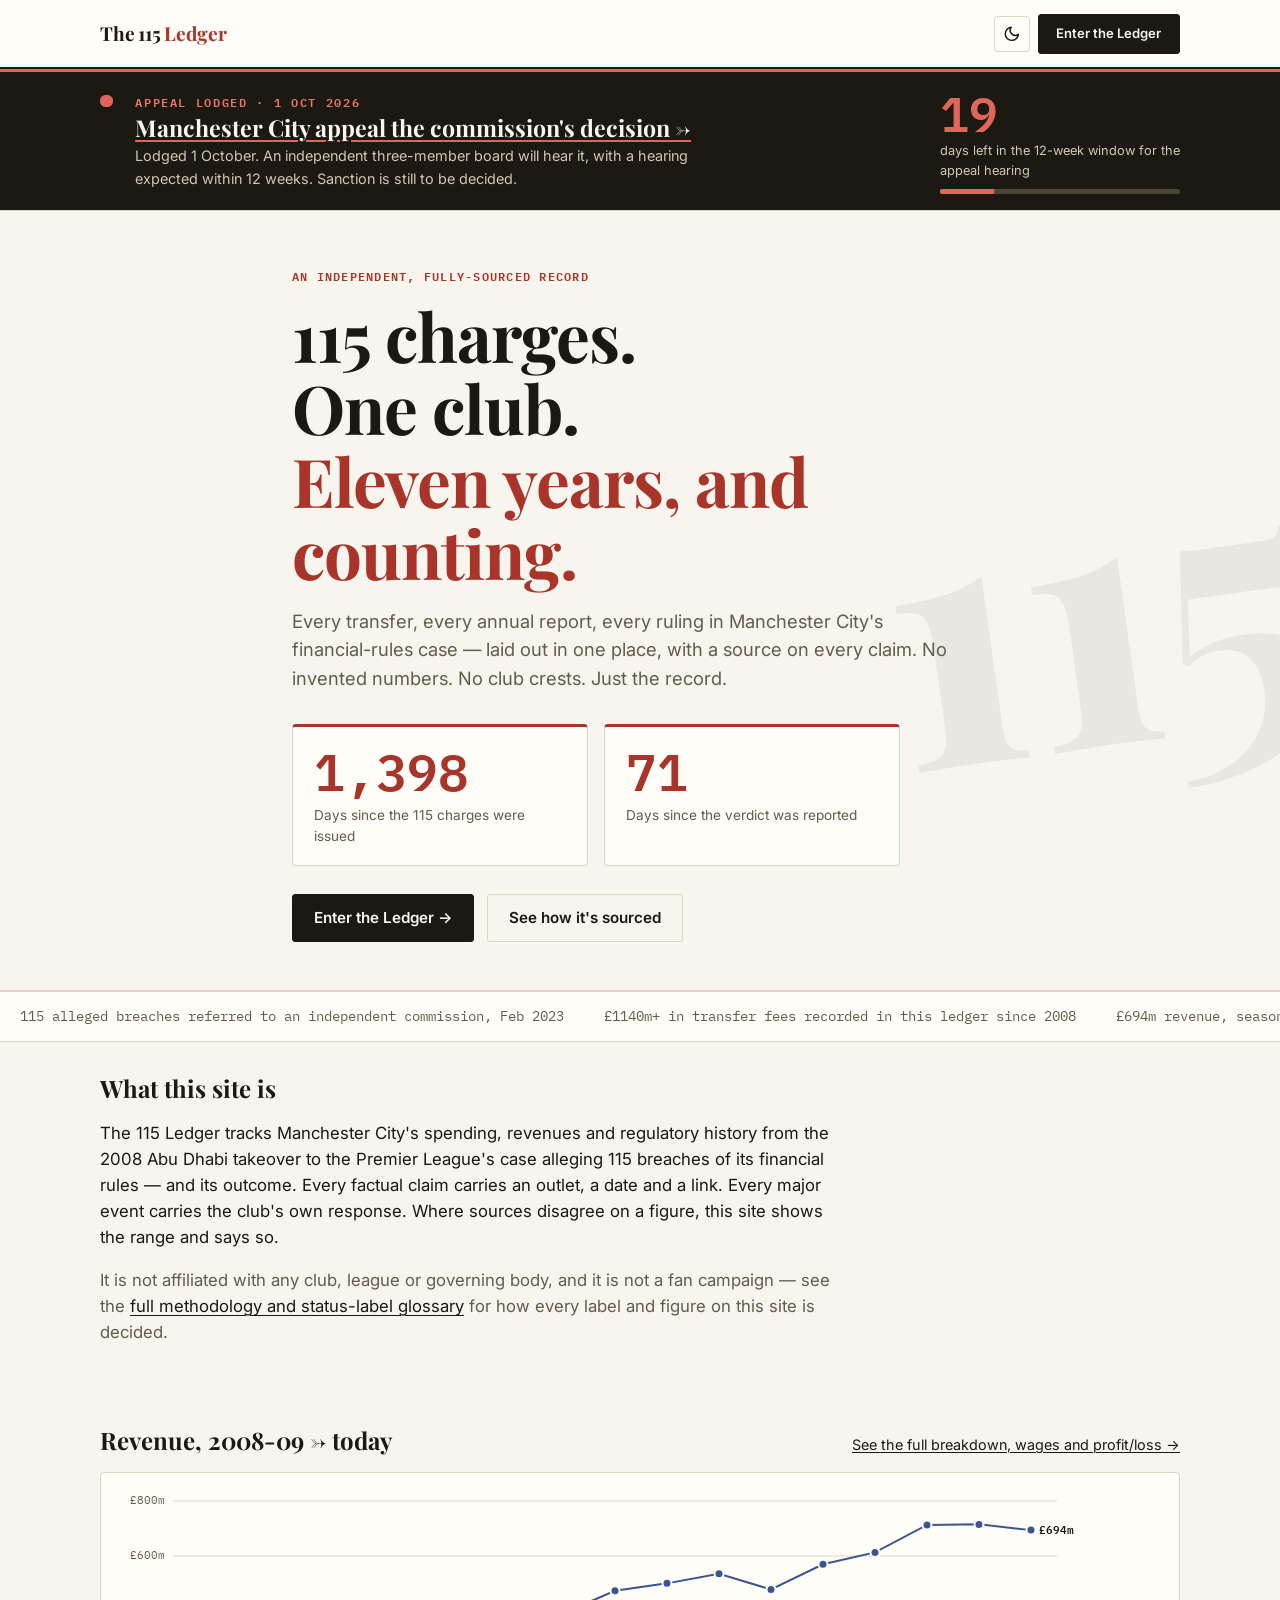
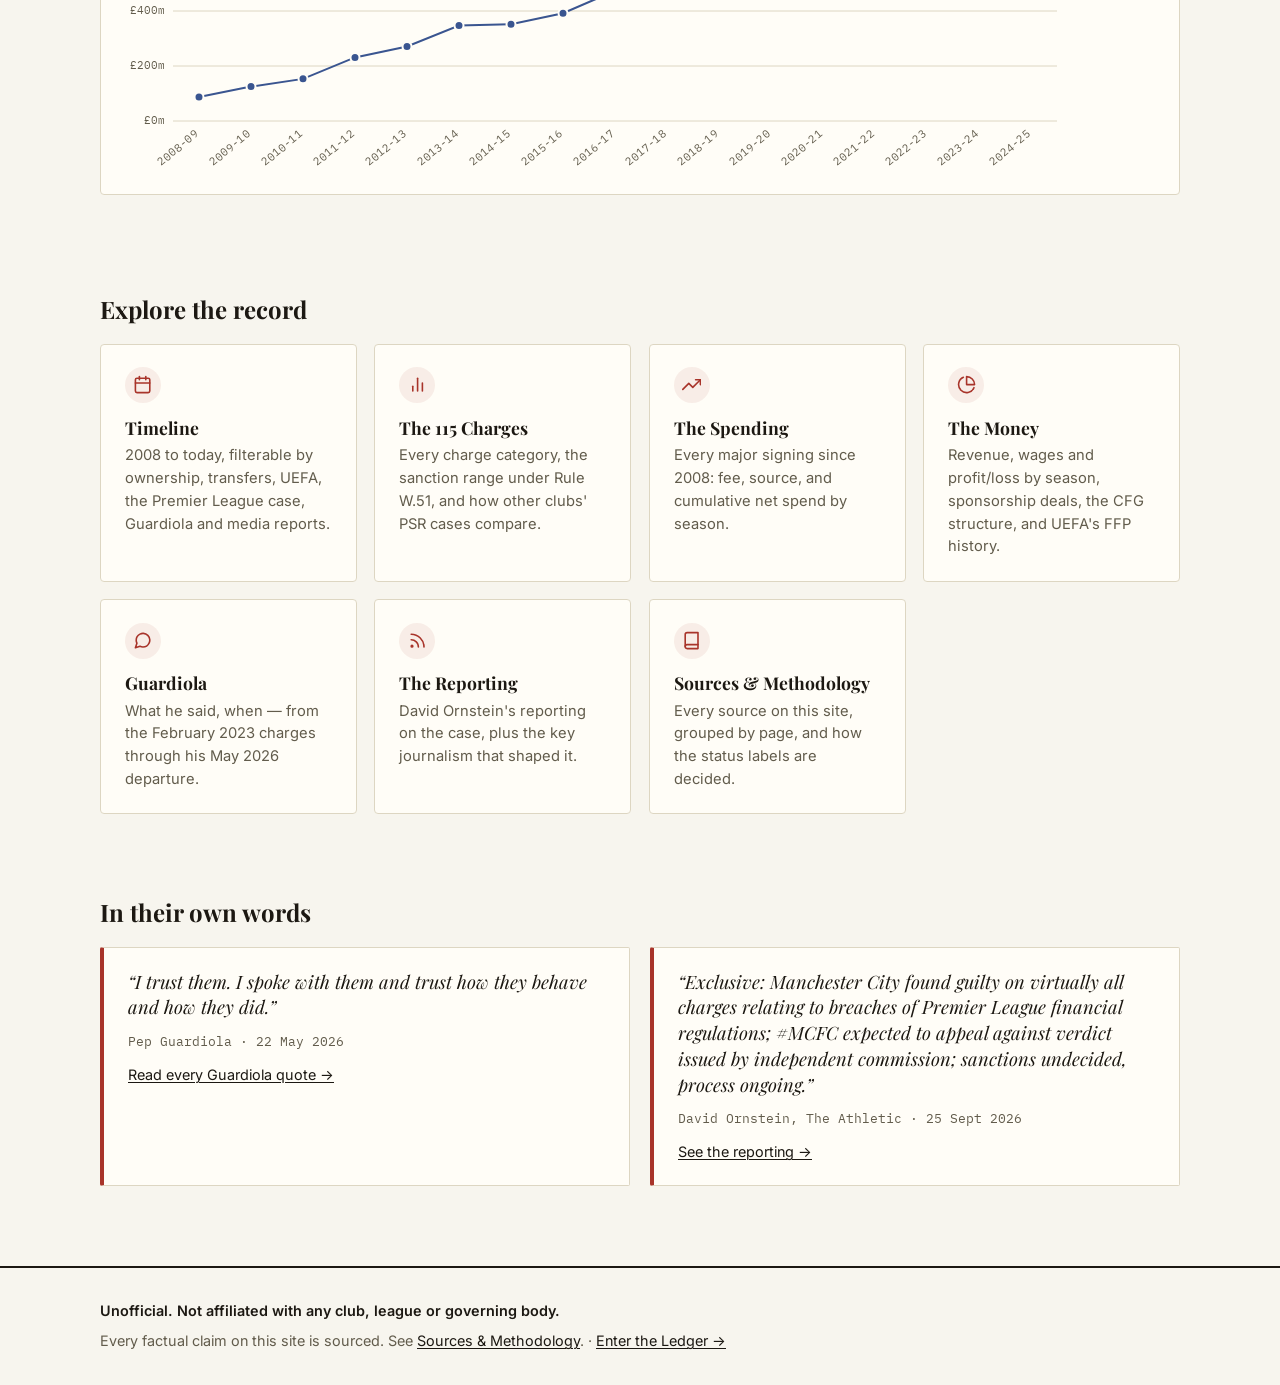
<file: index.html>
<!DOCTYPE html>
<html lang="en">
  <head>
    <meta charset="UTF-8" />
    <meta name="viewport" content="width=device-width, initial-scale=1.0" />
    <title>The 115 Ledger — Manchester City's financial-rules case, spending and revenue, sourced</title>
    <meta name="description" content="A fully-sourced, documentary record of Manchester City's spending, revenues and regulatory history, from the 2008 Abu Dhabi takeover to the Premier League's 115-charges case." />
    <link rel="canonical" href="https://ars3naltoby.github.io/The115Ledger/" />
    <meta property="og:type" content="website" />
    <meta property="og:site_name" content="The 115 Ledger" />
    <meta property="og:title" content="The 115 Ledger — Manchester City's financial-rules case, spending and revenue, sourced" />
    <meta property="og:description" content="A fully-sourced, documentary record of Manchester City's spending, revenues and regulatory history, from the 2008 Abu Dhabi takeover to the Premier League's 115-charges case." />
    <meta property="og:url" content="https://ars3naltoby.github.io/The115Ledger/" />
    <meta property="og:image" content="https://ars3naltoby.github.io/The115Ledger/og-image.png" />
    <meta property="og:image:width" content="1200" />
    <meta property="og:image:height" content="630" />
    <meta property="og:image:alt" content="The 115 Ledger" />
    <meta name="twitter:card" content="summary_large_image" />
    <meta name="twitter:title" content="The 115 Ledger — Manchester City's financial-rules case, spending and revenue, sourced" />
    <meta name="twitter:description" content="A fully-sourced, documentary record of Manchester City's spending, revenues and regulatory history, from the 2008 Abu Dhabi takeover to the Premier League's 115-charges case." />
    <meta name="twitter:image" content="https://ars3naltoby.github.io/The115Ledger/og-image.png" />
    <link rel="icon" type="image/svg+xml" href="favicon.svg" />
    <meta name="theme-color" content="#f8f7f2" media="(prefers-color-scheme: light)" />
    <meta name="theme-color" content="#14161a" media="(prefers-color-scheme: dark)" />
    <meta name="color-scheme" content="light dark" />
    <link rel="preconnect" href="https://fonts.googleapis.com" />
    <link rel="preconnect" href="https://fonts.gstatic.com" crossorigin />
    <link
      href="https://fonts.googleapis.com/css2?family=Playfair+Display:ital,wght@0,600;0,700;0,800;1,600;1,700&family=Inter:wght@400;500;600;700&family=IBM+Plex+Mono:wght@400;500;600&display=swap"
      rel="stylesheet"
    />
    <link rel="stylesheet" href="css/style.css" />
    <script>
      (function () {
        try {
          var stored = localStorage.getItem("theme");
          var theme = stored || (window.matchMedia("(prefers-color-scheme: dark)").matches ? "dark" : "light");
          document.documentElement.setAttribute("data-theme", theme);
        } catch (e) {
          document.documentElement.setAttribute("data-theme", "light");
        }
      })();
    </script>
  </head>
  <body class="landing-body">
    <a class="skip-link" href="#main">Skip to main content</a>
    <header class="site-header landing-header">
      <div class="header-inner">
        <a href="index.html" class="logo">The 115 <span class="logo-accent">Ledger</span></a>
        <div class="header-actions">
          <button id="theme-toggle" class="icon-button theme-toggle" type="button" aria-pressed="false" aria-label="Toggle dark and light theme">
            <svg class="icon-sun" viewBox="0 0 24 24" fill="none" stroke="currentColor" stroke-width="2" stroke-linecap="round" stroke-linejoin="round" aria-hidden="true">
              <circle cx="12" cy="12" r="4"></circle>
              <line x1="12" y1="2" x2="12" y2="4"></line>
              <line x1="12" y1="20" x2="12" y2="22"></line>
              <line x1="4.93" y1="4.93" x2="6.34" y2="6.34"></line>
              <line x1="17.66" y1="17.66" x2="19.07" y2="19.07"></line>
              <line x1="2" y1="12" x2="4" y2="12"></line>
              <line x1="20" y1="12" x2="22" y2="12"></line>
              <line x1="4.93" y1="19.07" x2="6.34" y2="17.66"></line>
              <line x1="17.66" y1="6.34" x2="19.07" y2="4.93"></line>
            </svg>
            <svg class="icon-moon" viewBox="0 0 24 24" fill="none" stroke="currentColor" stroke-width="2" stroke-linecap="round" stroke-linejoin="round" aria-hidden="true">
              <path d="M21 12.79A9 9 0 1 1 11.21 3 7 7 0 0 0 21 12.79z"></path>
            </svg>
          </button>
          <a class="button button-primary landing-header-cta" href="home.html">Enter the Ledger</a>
        </div>
      </div>
    </header>
    <main id="main">
      <div class="decision-slot" id="decision-slot"></div>
      <section class="landing-hero">
        <div class="container landing-hero-inner">
          <p class="landing-eyebrow reveal">An independent, fully-sourced record</p>
          <h1 class="landing-title reveal" style="--reveal-delay: 60ms">
            115 charges.<br />One club.<br /><span class="landing-title-accent">Eleven years, and counting.</span>
          </h1>
          <p class="landing-lede reveal" style="--reveal-delay: 120ms">
            Every transfer, every annual report, every ruling in Manchester City's financial-rules case — laid out
            in one place, with a source on every claim. No invented numbers. No club crests. Just the record.
          </p>

          <div class="landing-clock reveal" style="--reveal-delay: 180ms" aria-label="Case clock">
            <div class="landing-clock-tile">
              <p class="landing-clock-value num" id="landing-stat-charges">—</p>
              <p class="landing-clock-label">Days since the 115 charges were issued</p>
            </div>
            <div class="landing-clock-tile">
              <p class="landing-clock-value num" id="landing-stat-verdict">—</p>
              <p class="landing-clock-label">Days since the verdict was reported</p>
            </div>
          </div>

          <div class="landing-cta-row reveal" style="--reveal-delay: 220ms">
            <a class="button button-primary" href="home.html">Enter the Ledger →</a>
            <a class="button button-ghost" href="sources.html">See how it's sourced</a>
          </div>

          <noscript>
            <p class="placeholder-panel">This page uses JavaScript to calculate the live case clock. Enable JavaScript, or go straight to the <a href="home.html">Home</a> page to read the underlying data files.</p>
          </noscript>
        </div>
        <div class="landing-stamp" aria-hidden="true">115</div>
      </section>

      <div class="fact-strip-wrap reveal">
        <div class="fact-strip" id="fact-strip" role="list" aria-label="Key facts, each sourced elsewhere on this site">
          <span class="placeholder-panel">Loading facts…</span>
        </div>
      </div>

      <section class="section reveal">
        <div class="container landing-about">
          <h2>What this site is</h2>
          <p>
            The 115 Ledger tracks Manchester City's spending, revenues and regulatory history from the 2008 Abu
            Dhabi takeover to the Premier League's case alleging 115 breaches of its financial rules — and its
            outcome. Every factual claim carries an outlet, a date and a link. Every major event carries the
            club's own response. Where sources disagree on a figure, this site shows the range and says so.
          </p>
          <p class="landing-about-note">
            It is not affiliated with any club, league or governing body, and it is not a fan campaign — see the
            <a href="sources.html">full methodology and status-label glossary</a> for how every label and figure
            on this site is decided.
          </p>
        </div>
      </section>

      <section class="section reveal" aria-labelledby="landing-chart-heading">
        <div class="container">
          <div class="landing-chart-head">
            <h2 id="landing-chart-heading">Revenue, 2008-09 → today</h2>
            <a href="money.html">See the full breakdown, wages and profit/loss →</a>
          </div>
          <div class="chart-scroll landing-chart" id="landing-chart-revenue" role="img" aria-label="Line chart of Manchester City annual revenue by season, loading">
            <p class="placeholder-panel">Loading chart…</p>
          </div>
        </div>
      </section>

      <section class="section reveal" aria-labelledby="landing-explore-heading">
        <div class="container">
          <h2 id="landing-explore-heading">Explore the record</h2>
          <div class="explore-grid" id="explore-grid"></div>
        </div>
      </section>

      <section class="section reveal" aria-labelledby="landing-quotes-heading">
        <div class="container">
          <h2 id="landing-quotes-heading">In their own words</h2>
          <div class="quote-preview-grid" id="quote-preview-grid">
            <p class="placeholder-panel">Loading…</p>
          </div>
        </div>
      </section>
    </main>
    <footer class="site-footer">
      <div class="container footer-inner">
        <p class="disclaimer">Unofficial. Not affiliated with any club, league or governing body.</p>
        <p class="footer-meta">Every factual claim on this site is sourced. See <a href="sources.html">Sources &amp; Methodology</a>. &middot; <a href="home.html">Enter the Ledger →</a></p>
      </div>
    </footer>
    <script src="js/main.js" defer></script>
    <script src="js/decision.js" defer></script>
    <script src="js/charts.js" defer></script>
    <script src="js/landing.js" defer></script>
  </body>
</html>
</file>
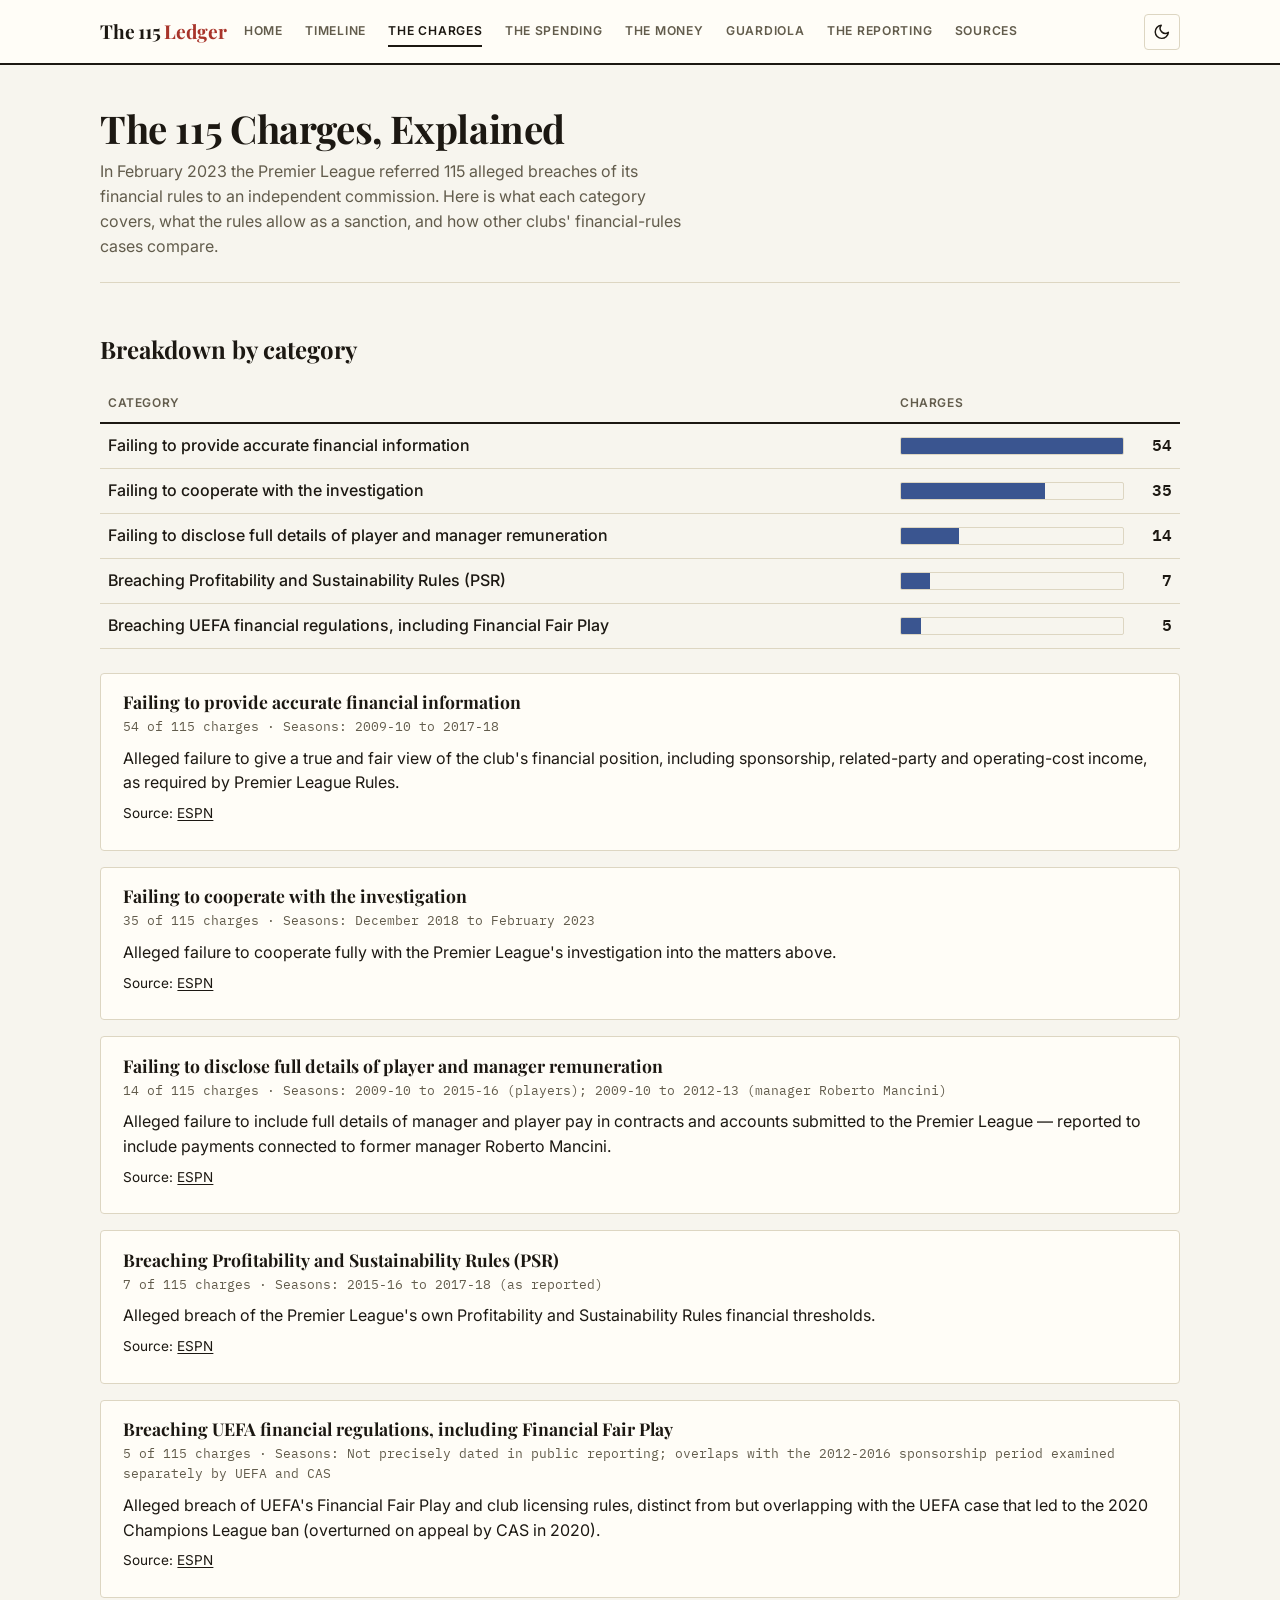
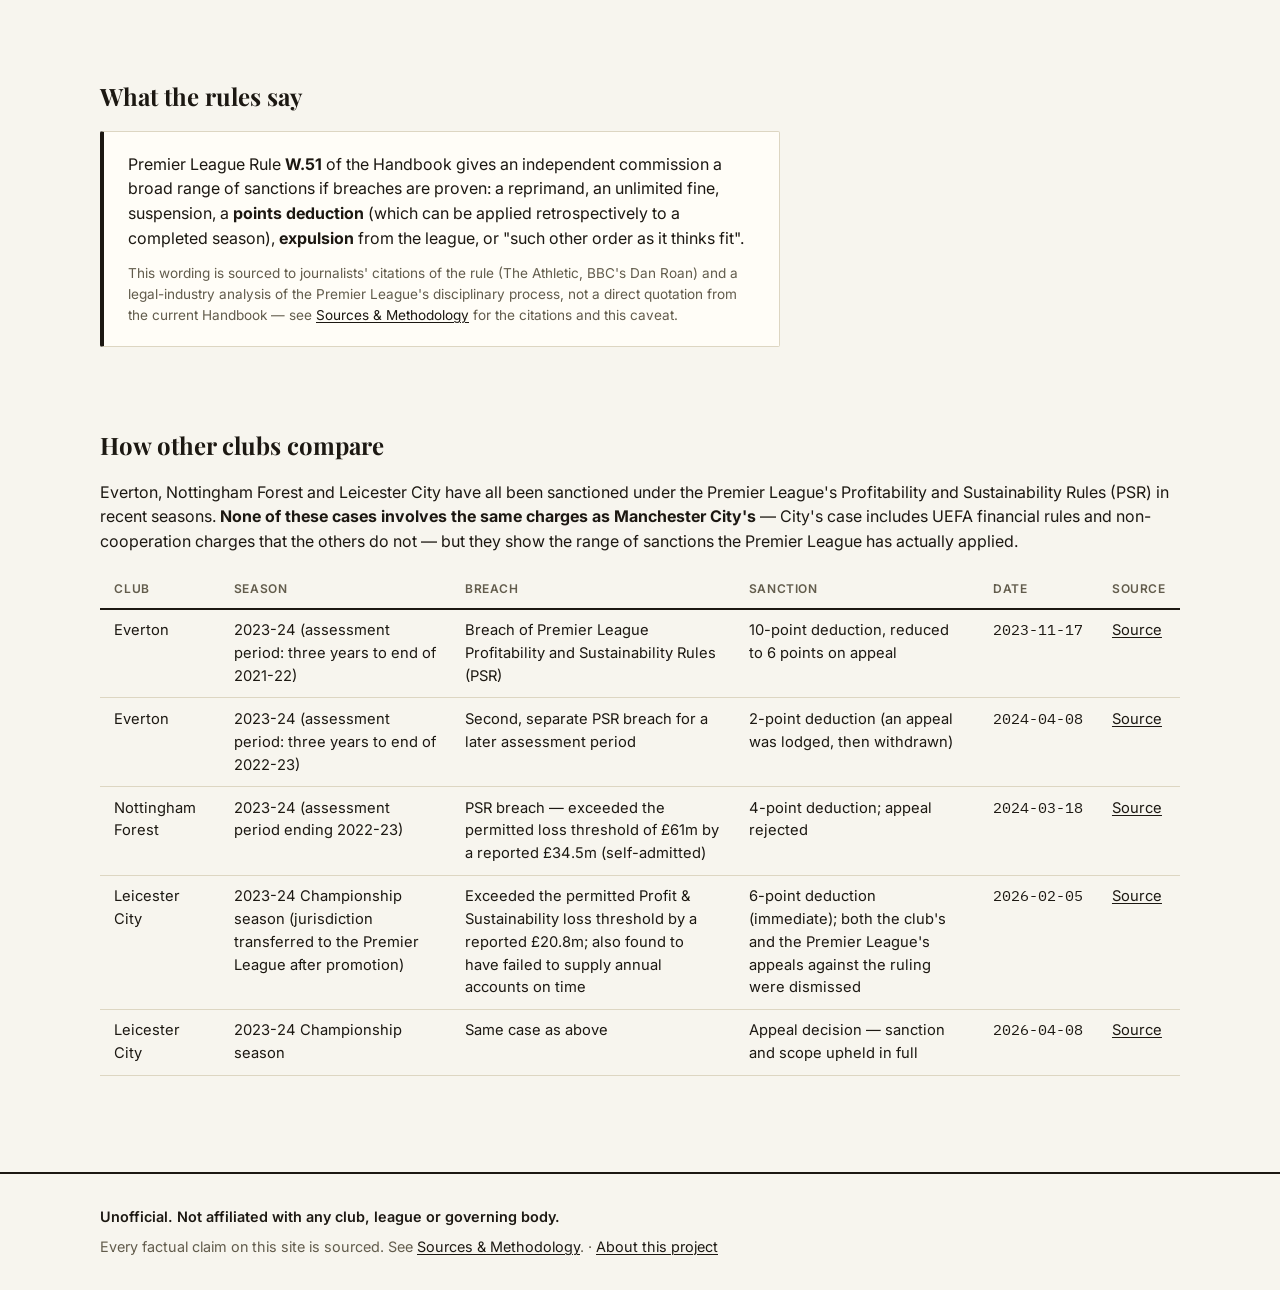
<file: charges.html>
<!DOCTYPE html>
<html lang="en">
  <head>
    <meta charset="UTF-8" />
    <meta name="viewport" content="width=device-width, initial-scale=1.0" />
    <title>The Charges — The 115 Ledger</title>
    <meta name="description" content="The Charges — part of The 115 Ledger, a sourced record of Manchester City's financial-rules case." />
    <link rel="canonical" href="https://ars3naltoby.github.io/The115Ledger/charges.html" />
    <meta property="og:type" content="website" />
    <meta property="og:site_name" content="The 115 Ledger" />
    <meta property="og:title" content="The Charges — The 115 Ledger" />
    <meta property="og:description" content="The Charges — part of The 115 Ledger, a sourced record of Manchester City's financial-rules case." />
    <meta property="og:url" content="https://ars3naltoby.github.io/The115Ledger/charges.html" />
    <meta property="og:image" content="https://ars3naltoby.github.io/The115Ledger/og-image.png" />
    <meta property="og:image:width" content="1200" />
    <meta property="og:image:height" content="630" />
    <meta property="og:image:alt" content="The 115 Ledger" />
    <meta name="twitter:card" content="summary_large_image" />
    <meta name="twitter:title" content="The Charges — The 115 Ledger" />
    <meta name="twitter:description" content="The Charges — part of The 115 Ledger, a sourced record of Manchester City's financial-rules case." />
    <meta name="twitter:image" content="https://ars3naltoby.github.io/The115Ledger/og-image.png" />
    <link rel="icon" type="image/svg+xml" href="favicon.svg" />
    <meta name="theme-color" content="#f8f7f2" media="(prefers-color-scheme: light)" />
    <meta name="theme-color" content="#14161a" media="(prefers-color-scheme: dark)" />
    <meta name="color-scheme" content="light dark" />
    <link rel="preconnect" href="https://fonts.googleapis.com" />
    <link rel="preconnect" href="https://fonts.gstatic.com" crossorigin />
    <link
      href="https://fonts.googleapis.com/css2?family=Playfair+Display:ital,wght@0,600;0,700;0,800;1,600;1,700&family=Inter:wght@400;500;600;700&family=IBM+Plex+Mono:wght@400;500;600&display=swap"
      rel="stylesheet"
    />
    <link rel="stylesheet" href="css/style.css" />
    <script>
      (function () {
        try {
          var stored = localStorage.getItem("theme");
          var theme = stored || (window.matchMedia("(prefers-color-scheme: dark)").matches ? "dark" : "light");
          document.documentElement.setAttribute("data-theme", theme);
        } catch (e) {
          document.documentElement.setAttribute("data-theme", "light");
        }
      })();
    </script>
  </head>
  <body>
  <a class="skip-link" href="#main">Skip to main content</a>
  <header class="site-header">
    <div class="header-inner">
      <a href="home.html" class="logo">The 115 <span class="logo-accent">Ledger</span></a>
      <nav class="site-nav" id="site-nav" aria-label="Primary">
        <ul>
        <li><a href="home.html">Home</a></li>
        <li><a href="timeline.html">Timeline</a></li>
        <li><a href="charges.html">The Charges</a></li>
        <li><a href="spending.html">The Spending</a></li>
        <li><a href="money.html">The Money</a></li>
        <li><a href="guardiola.html">Guardiola</a></li>
        <li><a href="reporting.html">The Reporting</a></li>
        <li><a href="sources.html">Sources</a></li>
        </ul>
      </nav>
      <div class="header-actions">
        <button id="theme-toggle" class="icon-button theme-toggle" type="button" aria-pressed="false" aria-label="Toggle dark and light theme">
          <svg class="icon-sun" viewBox="0 0 24 24" fill="none" stroke="currentColor" stroke-width="2" stroke-linecap="round" stroke-linejoin="round" aria-hidden="true">
            <circle cx="12" cy="12" r="4"></circle>
            <line x1="12" y1="2" x2="12" y2="4"></line>
            <line x1="12" y1="20" x2="12" y2="22"></line>
            <line x1="4.93" y1="4.93" x2="6.34" y2="6.34"></line>
            <line x1="17.66" y1="17.66" x2="19.07" y2="19.07"></line>
            <line x1="2" y1="12" x2="4" y2="12"></line>
            <line x1="20" y1="12" x2="22" y2="12"></line>
            <line x1="4.93" y1="19.07" x2="6.34" y2="17.66"></line>
            <line x1="17.66" y1="6.34" x2="19.07" y2="4.93"></line>
          </svg>
          <svg class="icon-moon" viewBox="0 0 24 24" fill="none" stroke="currentColor" stroke-width="2" stroke-linecap="round" stroke-linejoin="round" aria-hidden="true">
            <path d="M21 12.79A9 9 0 1 1 11.21 3 7 7 0 0 0 21 12.79z"></path>
          </svg>
        </button>
        <button id="nav-toggle" class="icon-button nav-toggle" type="button" aria-expanded="false" aria-controls="site-nav" aria-label="Toggle navigation menu">
          <span></span><span></span><span></span>
        </button>
      </div>
    </div>
  </header>
    <main id="main">
      <div class="container">
        <div class="page-header reveal">
          <h1>The 115 Charges, Explained</h1>
          <p>In February 2023 the Premier League referred 115 alleged breaches of its financial rules to an independent commission. Here is what each category covers, what the rules allow as a sanction, and how other clubs' financial-rules cases compare.</p>
        </div>

        <section class="section" aria-labelledby="breakdown-heading">
          <h2 id="breakdown-heading">Breakdown by category</h2>
          <noscript>
            <p class="placeholder-panel">This chart loads from <code>data/charges.json</code> with JavaScript. Enable JavaScript, or read that file directly, to see the breakdown.</p>
          </noscript>
          <table class="charges-chart" id="charges-chart">
            <caption class="visually-hidden">Breakdown of the 115 Premier League charges against Manchester City, by category</caption>
            <thead>
              <tr>
                <th scope="col">Category</th>
                <th scope="col">Charges</th>
              </tr>
            </thead>
            <tbody id="charges-chart-body">
              <tr><td colspan="2">Loading…</td></tr>
            </tbody>
          </table>

          <div class="charges-explanations" id="charges-explanations">
            <p class="placeholder-panel">Loading category explanations…</p>
          </div>
        </section>

        <section class="section" aria-labelledby="rules-heading">
          <h2 id="rules-heading">What the rules say</h2>
          <div class="rules-box">
            <p>Premier League Rule <strong>W.51</strong> of the Handbook gives an independent commission a broad range of sanctions if breaches are proven: a reprimand, an unlimited fine, suspension, a <strong>points deduction</strong> (which can be applied retrospectively to a completed season), <strong>expulsion</strong> from the league, or "such other order as it thinks fit".</p>
            <p class="rules-caveat">This wording is sourced to journalists' citations of the rule (The Athletic, BBC's Dan Roan) and a legal-industry analysis of the Premier League's disciplinary process, not a direct quotation from the current Handbook — see <a href="sources.html">Sources &amp; Methodology</a> for the citations and this caveat.</p>
          </div>
        </section>

        <section class="section" aria-labelledby="compare-heading">
          <h2 id="compare-heading">How other clubs compare</h2>
          <p>Everton, Nottingham Forest and Leicester City have all been sanctioned under the Premier League's Profitability and Sustainability Rules (PSR) in recent seasons. <strong>None of these cases involves the same charges as Manchester City's</strong> — City's case includes UEFA financial rules and non-cooperation charges that the others do not — but they show the range of sanctions the Premier League has actually applied.</p>
          <noscript>
            <p class="placeholder-panel">This table loads from <code>data/sanctions_compare.json</code> with JavaScript.</p>
          </noscript>
          <div class="table-scroll">
            <table class="data-table" id="sanctions-table">
              <thead>
                <tr>
                  <th scope="col">Club</th>
                  <th scope="col">Season</th>
                  <th scope="col">Breach</th>
                  <th scope="col">Sanction</th>
                  <th scope="col">Date</th>
                  <th scope="col">Source</th>
                </tr>
              </thead>
              <tbody id="sanctions-table-body">
                <tr><td colspan="6">Loading…</td></tr>
              </tbody>
            </table>
          </div>
        </section>
      </div>
    </main>
  <footer class="site-footer">
    <div class="container footer-inner">
      <p class="disclaimer">Unofficial. Not affiliated with any club, league or governing body.</p>
      <p class="footer-meta">Every factual claim on this site is sourced. See <a href="sources.html">Sources &amp; Methodology</a>. &middot; <a href="index.html">About this project</a></p>
    </div>
  </footer>
    <script src="js/main.js" defer></script>
    <script src="js/charges.js" defer></script>
  </body>
</html>
</file>
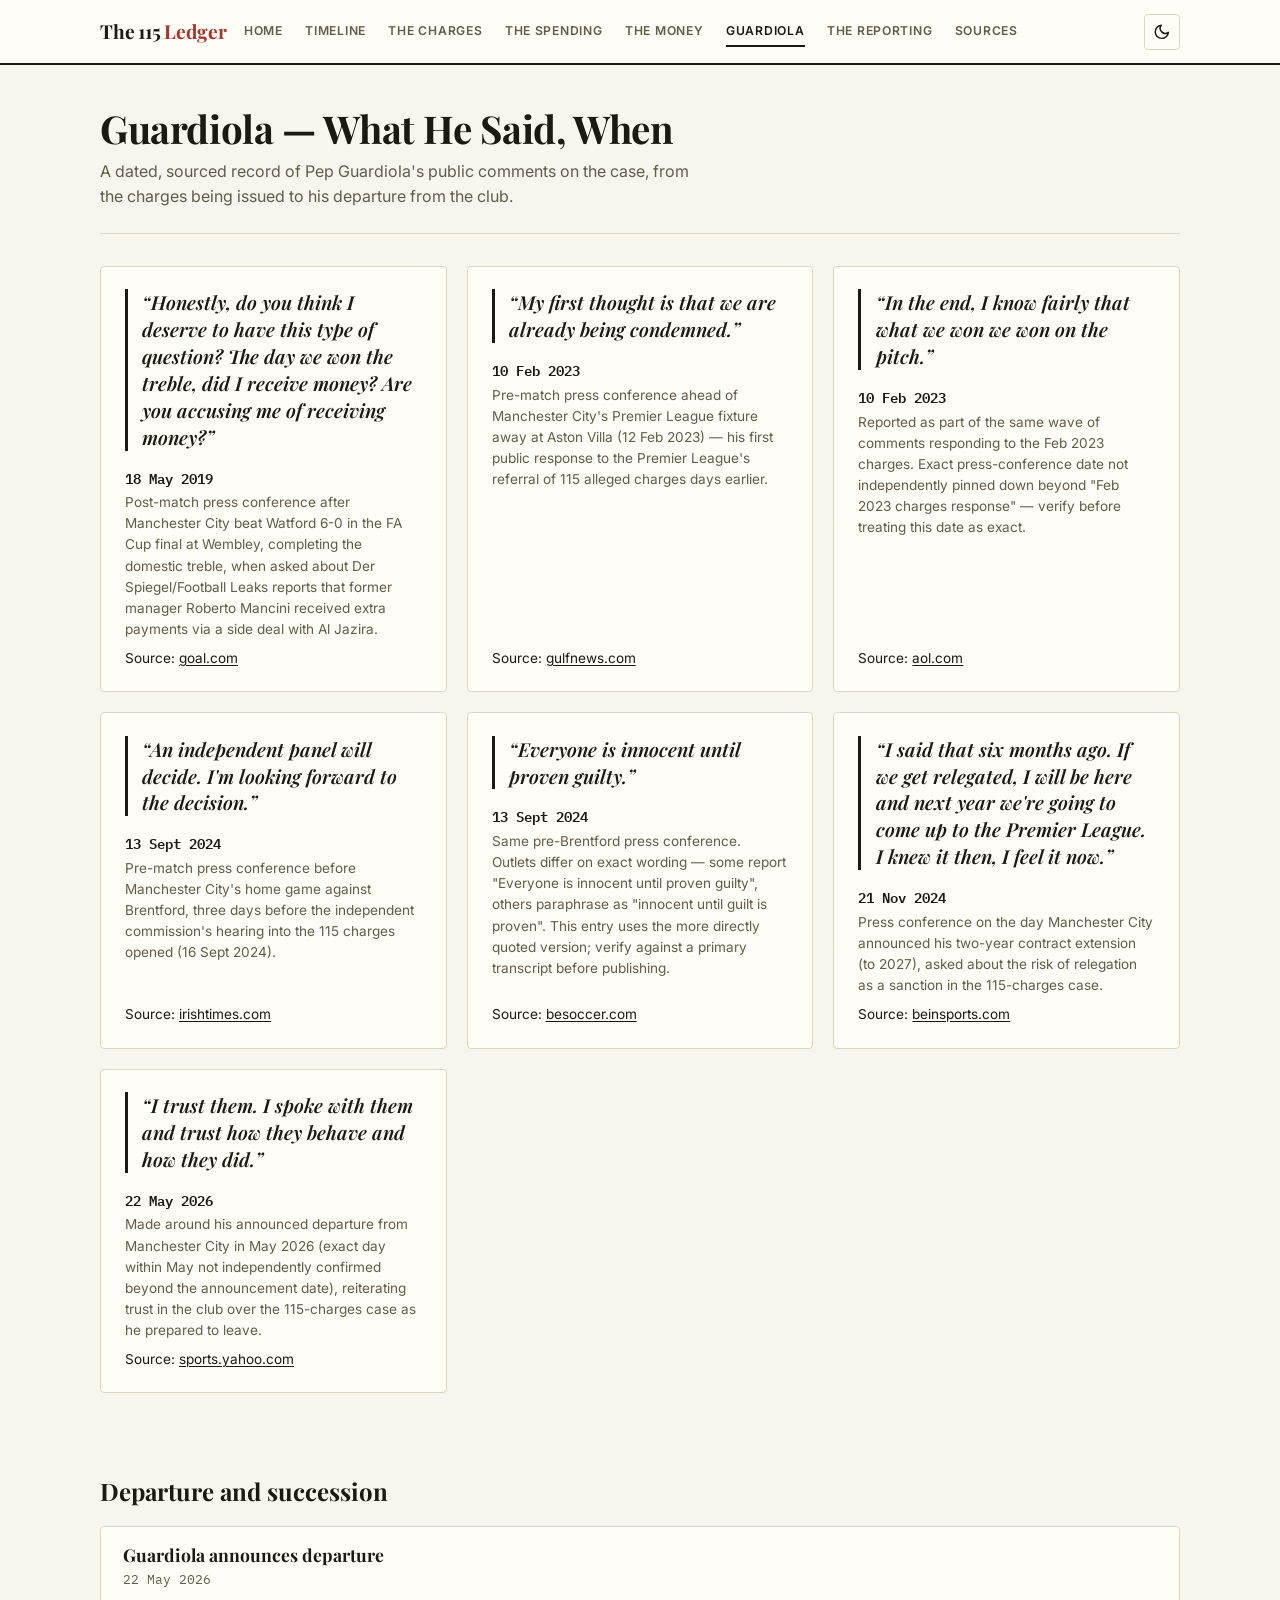
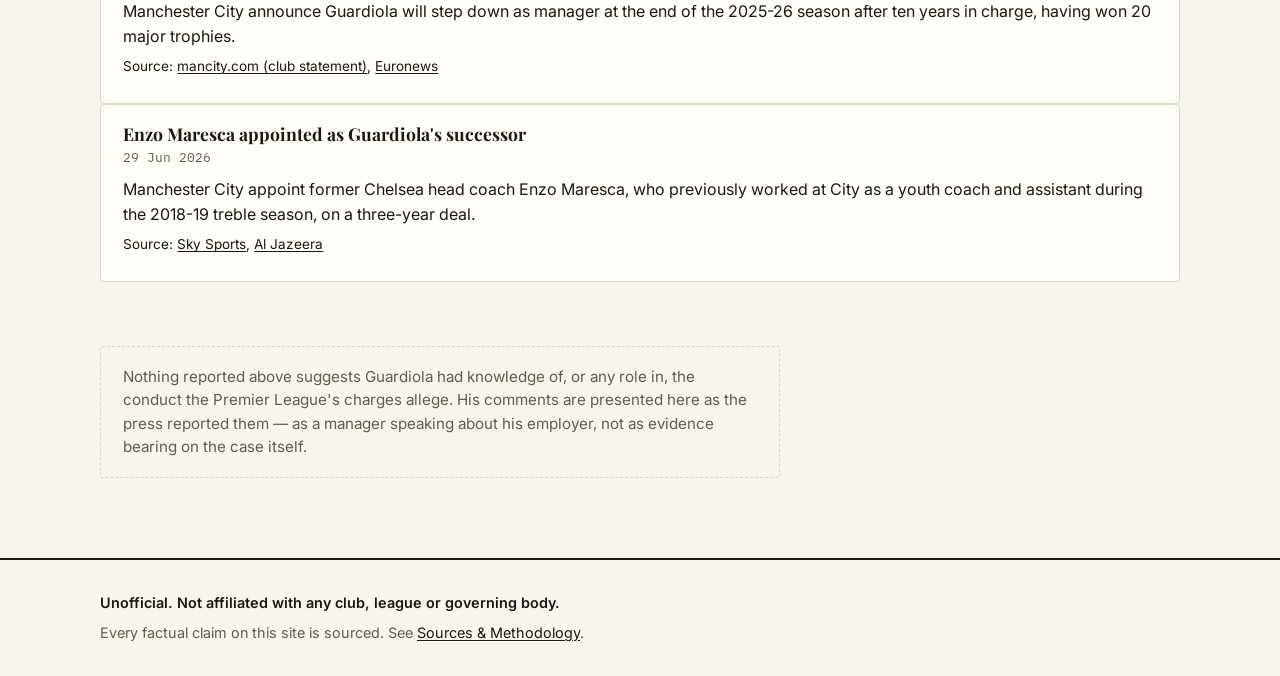
<file: guardiola.html>
<!DOCTYPE html>
<html lang="en">
  <head>
    <meta charset="UTF-8" />
    <meta name="viewport" content="width=device-width, initial-scale=1.0" />
    <title>Guardiola — The 115 Ledger</title>
    <meta name="description" content="Guardiola — part of The 115 Ledger, a sourced record of Manchester City's financial-rules case." />
    <link rel="canonical" href="https://ars3naltoby.github.io/The115Ledger/guardiola.html" />
    <meta property="og:type" content="website" />
    <meta property="og:site_name" content="The 115 Ledger" />
    <meta property="og:title" content="Guardiola — The 115 Ledger" />
    <meta property="og:description" content="Guardiola — part of The 115 Ledger, a sourced record of Manchester City's financial-rules case." />
    <meta property="og:url" content="https://ars3naltoby.github.io/The115Ledger/guardiola.html" />
    <meta property="og:image" content="https://ars3naltoby.github.io/The115Ledger/og-image.png" />
    <meta property="og:image:width" content="1200" />
    <meta property="og:image:height" content="630" />
    <meta property="og:image:alt" content="The 115 Ledger" />
    <meta name="twitter:card" content="summary_large_image" />
    <meta name="twitter:title" content="Guardiola — The 115 Ledger" />
    <meta name="twitter:description" content="Guardiola — part of The 115 Ledger, a sourced record of Manchester City's financial-rules case." />
    <meta name="twitter:image" content="https://ars3naltoby.github.io/The115Ledger/og-image.png" />
    <link rel="icon" type="image/svg+xml" href="favicon.svg" />
    <meta name="theme-color" content="#f8f7f2" media="(prefers-color-scheme: light)" />
    <meta name="theme-color" content="#14161a" media="(prefers-color-scheme: dark)" />
    <meta name="color-scheme" content="light dark" />
    <link rel="preconnect" href="https://fonts.googleapis.com" />
    <link rel="preconnect" href="https://fonts.gstatic.com" crossorigin />
    <link
      href="https://fonts.googleapis.com/css2?family=Playfair+Display:ital,wght@0,600;0,700;0,800;1,600;1,700&family=Inter:wght@400;500;600;700&family=IBM+Plex+Mono:wght@400;500;600&display=swap"
      rel="stylesheet"
    />
    <link rel="stylesheet" href="css/style.css" />
    <script>
      (function () {
        try {
          var stored = localStorage.getItem("theme");
          var theme = stored || (window.matchMedia("(prefers-color-scheme: dark)").matches ? "dark" : "light");
          document.documentElement.setAttribute("data-theme", theme);
        } catch (e) {
          document.documentElement.setAttribute("data-theme", "light");
        }
      })();
    </script>
  </head>
  <body>
  <a class="skip-link" href="#main">Skip to main content</a>
  <header class="site-header">
    <div class="header-inner">
      <a href="index.html" class="logo">The 115 <span class="logo-accent">Ledger</span></a>
      <nav class="site-nav" id="site-nav" aria-label="Primary">
        <ul>
        <li><a href="index.html">Home</a></li>
        <li><a href="timeline.html">Timeline</a></li>
        <li><a href="charges.html">The Charges</a></li>
        <li><a href="spending.html">The Spending</a></li>
        <li><a href="money.html">The Money</a></li>
        <li><a href="guardiola.html">Guardiola</a></li>
        <li><a href="reporting.html">The Reporting</a></li>
        <li><a href="sources.html">Sources</a></li>
        </ul>
      </nav>
      <div class="header-actions">
        <button id="theme-toggle" class="icon-button theme-toggle" type="button" aria-pressed="false" aria-label="Toggle dark and light theme">
          <svg class="icon-sun" viewBox="0 0 24 24" fill="none" stroke="currentColor" stroke-width="2" stroke-linecap="round" stroke-linejoin="round" aria-hidden="true">
            <circle cx="12" cy="12" r="4"></circle>
            <line x1="12" y1="2" x2="12" y2="4"></line>
            <line x1="12" y1="20" x2="12" y2="22"></line>
            <line x1="4.93" y1="4.93" x2="6.34" y2="6.34"></line>
            <line x1="17.66" y1="17.66" x2="19.07" y2="19.07"></line>
            <line x1="2" y1="12" x2="4" y2="12"></line>
            <line x1="20" y1="12" x2="22" y2="12"></line>
            <line x1="4.93" y1="19.07" x2="6.34" y2="17.66"></line>
            <line x1="17.66" y1="6.34" x2="19.07" y2="4.93"></line>
          </svg>
          <svg class="icon-moon" viewBox="0 0 24 24" fill="none" stroke="currentColor" stroke-width="2" stroke-linecap="round" stroke-linejoin="round" aria-hidden="true">
            <path d="M21 12.79A9 9 0 1 1 11.21 3 7 7 0 0 0 21 12.79z"></path>
          </svg>
        </button>
        <button id="nav-toggle" class="icon-button nav-toggle" type="button" aria-expanded="false" aria-controls="site-nav" aria-label="Toggle navigation menu">
          <span></span><span></span><span></span>
        </button>
      </div>
    </div>
  </header>
    <main id="main">
      <div class="container">
        <div class="page-header reveal">
          <h1>Guardiola — What He Said, When</h1>
          <p>A dated, sourced record of Pep Guardiola's public comments on the case, from the charges being issued to his departure from the club.</p>
        </div>

        <noscript>
          <p class="placeholder-panel">This page loads from <code>data/quotes.json</code> with JavaScript. Enable JavaScript, or read that file directly, to see the quotes.</p>
        </noscript>

        <section class="section" aria-labelledby="quotes-heading">
          <h2 id="quotes-heading" class="visually-hidden">Quotes</h2>
          <div class="quote-grid" id="quote-grid">
            <p class="placeholder-panel">Loading quotes…</p>
          </div>
        </section>

        <section class="section" aria-labelledby="departure-heading">
          <h2 id="departure-heading">Departure and succession</h2>
          <div id="departure-events">
            <p class="placeholder-panel">Loading…</p>
          </div>
        </section>

        <section class="section" aria-labelledby="note-heading">
          <h2 id="note-heading" class="visually-hidden">Editorial note</h2>
          <div class="editorial-note">
            <p>Nothing reported above suggests Guardiola had knowledge of, or any role in, the conduct the Premier League's charges allege. His comments are presented here as the press reported them — as a manager speaking about his employer, not as evidence bearing on the case itself.</p>
          </div>
        </section>
      </div>
    </main>
  <footer class="site-footer">
    <div class="container footer-inner">
      <p class="disclaimer">Unofficial. Not affiliated with any club, league or governing body.</p>
      <p class="footer-meta">Every factual claim on this site is sourced. See <a href="sources.html">Sources &amp; Methodology</a>.</p>
    </div>
  </footer>
    <script src="js/main.js" defer></script>
    <script src="js/guardiola.js" defer></script>
  </body>
</html>
</file>
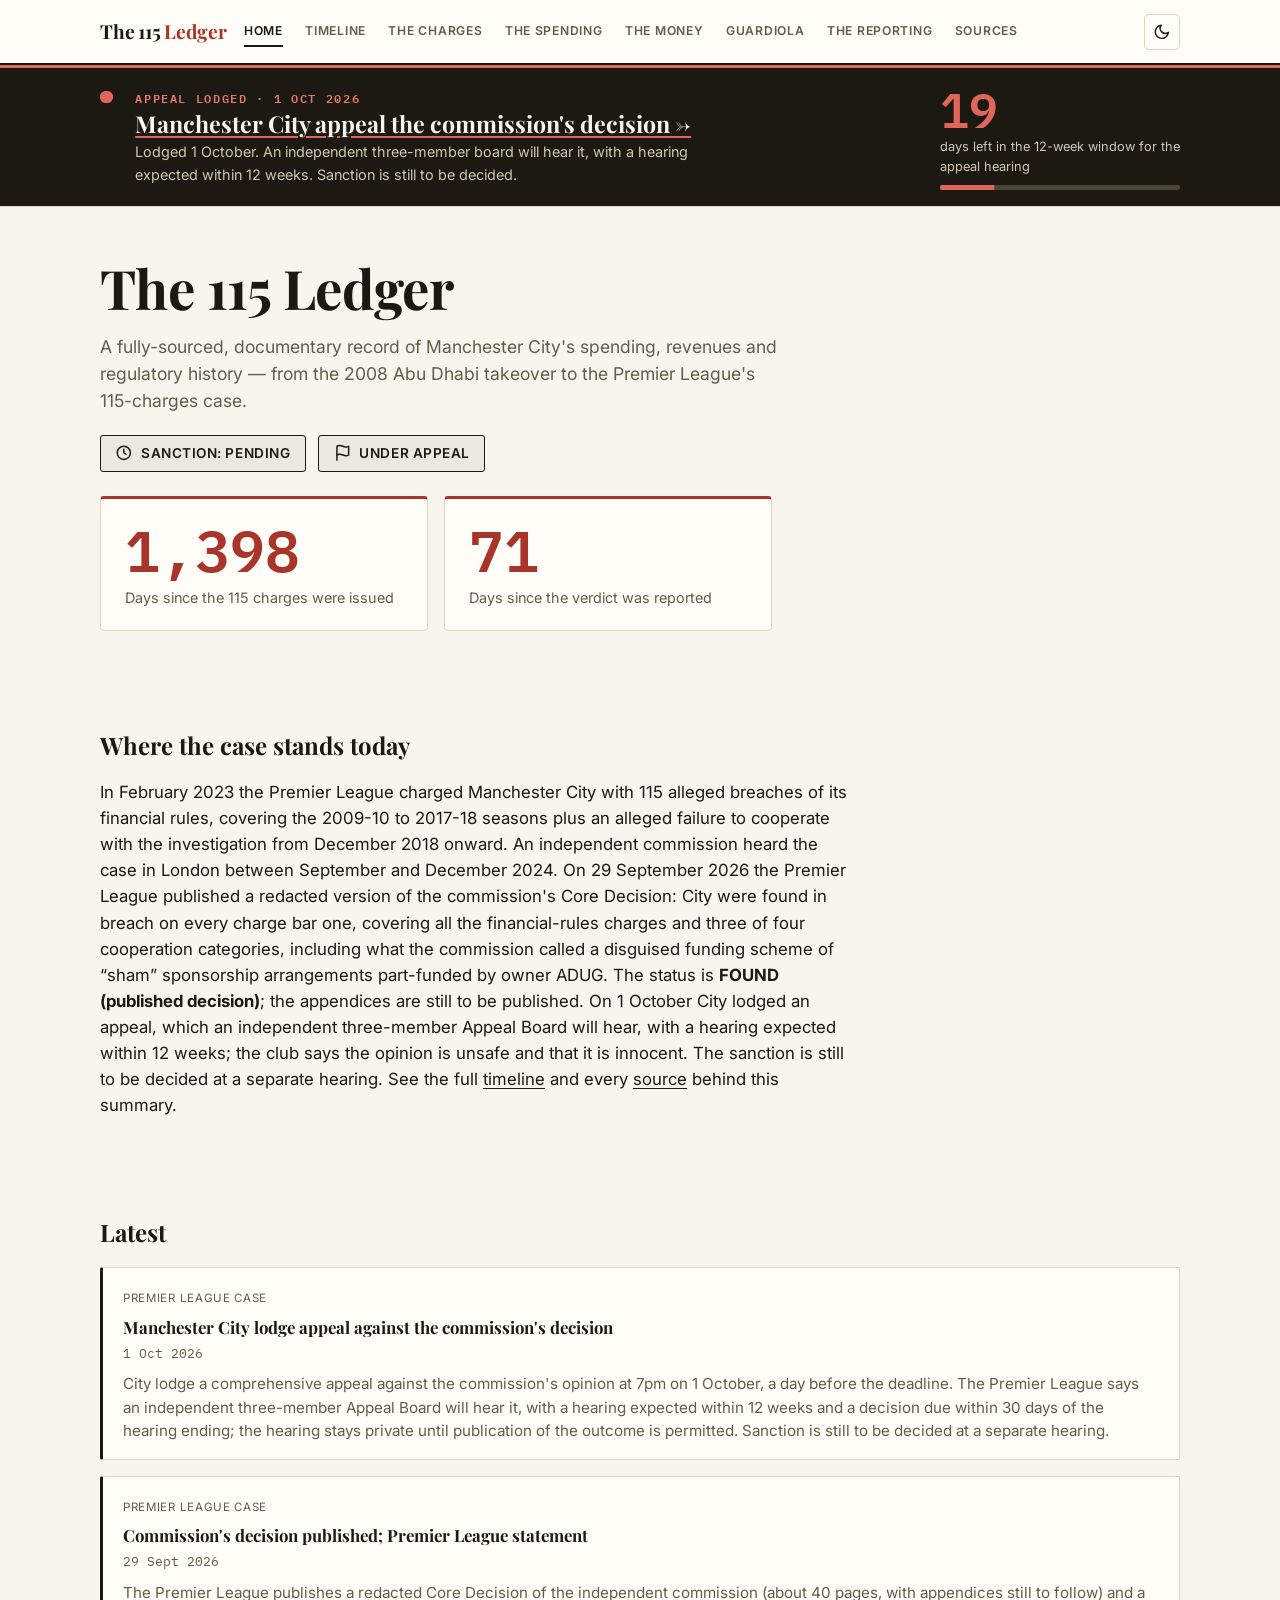
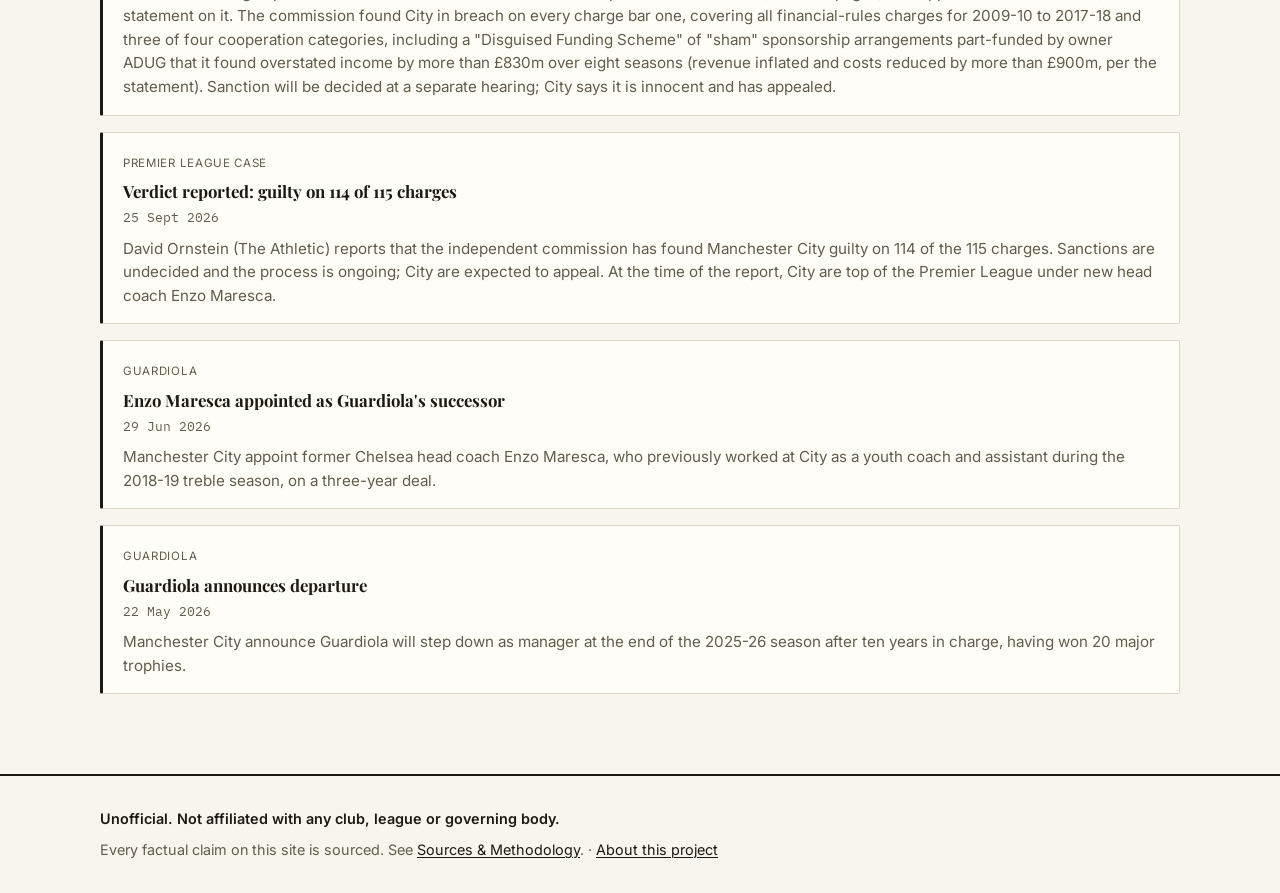
<file: home.html>
<!DOCTYPE html>
<html lang="en">
  <head>
    <meta charset="UTF-8" />
    <meta name="viewport" content="width=device-width, initial-scale=1.0" />
    <title>Home — The 115 Ledger</title>
    <meta name="description" content="The case clock, current status and latest timeline entries for The 115 Ledger — a fully-sourced record of Manchester City's financial-rules case." />
    <link rel="canonical" href="https://ars3naltoby.github.io/The115Ledger/home.html" />
    <meta property="og:type" content="website" />
    <meta property="og:site_name" content="The 115 Ledger" />
    <meta property="og:title" content="Home — The 115 Ledger" />
    <meta property="og:description" content="The case clock, current status and latest timeline entries for The 115 Ledger — a fully-sourced record of Manchester City's financial-rules case." />
    <meta property="og:url" content="https://ars3naltoby.github.io/The115Ledger/home.html" />
    <meta property="og:image" content="https://ars3naltoby.github.io/The115Ledger/og-image.png" />
    <meta property="og:image:width" content="1200" />
    <meta property="og:image:height" content="630" />
    <meta property="og:image:alt" content="The 115 Ledger" />
    <meta name="twitter:card" content="summary_large_image" />
    <meta name="twitter:title" content="Home — The 115 Ledger" />
    <meta name="twitter:description" content="The case clock, current status and latest timeline entries for The 115 Ledger — a fully-sourced record of Manchester City's financial-rules case." />
    <meta name="twitter:image" content="https://ars3naltoby.github.io/The115Ledger/og-image.png" />
    <link rel="icon" type="image/svg+xml" href="favicon.svg" />
    <meta name="theme-color" content="#f8f7f2" media="(prefers-color-scheme: light)" />
    <meta name="theme-color" content="#14161a" media="(prefers-color-scheme: dark)" />
    <meta name="color-scheme" content="light dark" />
    <link rel="preconnect" href="https://fonts.googleapis.com" />
    <link rel="preconnect" href="https://fonts.gstatic.com" crossorigin />
    <link
      href="https://fonts.googleapis.com/css2?family=Playfair+Display:ital,wght@0,600;0,700;0,800;1,600;1,700&family=Inter:wght@400;500;600;700&family=IBM+Plex+Mono:wght@400;500;600&display=swap"
      rel="stylesheet"
    />
    <link rel="stylesheet" href="css/style.css" />
    <script>
      (function () {
        try {
          var stored = localStorage.getItem("theme");
          var theme = stored || (window.matchMedia("(prefers-color-scheme: dark)").matches ? "dark" : "light");
          document.documentElement.setAttribute("data-theme", theme);
        } catch (e) {
          document.documentElement.setAttribute("data-theme", "light");
        }
      })();
    </script>
  </head>
  <body>
  <a class="skip-link" href="#main">Skip to main content</a>
  <header class="site-header">
    <div class="header-inner">
      <a href="home.html" class="logo">The 115 <span class="logo-accent">Ledger</span></a>
      <nav class="site-nav" id="site-nav" aria-label="Primary">
        <ul>
        <li><a href="home.html">Home</a></li>
        <li><a href="timeline.html">Timeline</a></li>
        <li><a href="charges.html">The Charges</a></li>
        <li><a href="spending.html">The Spending</a></li>
        <li><a href="money.html">The Money</a></li>
        <li><a href="guardiola.html">Guardiola</a></li>
        <li><a href="reporting.html">The Reporting</a></li>
        <li><a href="sources.html">Sources</a></li>
        </ul>
      </nav>
      <div class="header-actions">
        <button id="theme-toggle" class="icon-button theme-toggle" type="button" aria-pressed="false" aria-label="Toggle dark and light theme">
          <svg class="icon-sun" viewBox="0 0 24 24" fill="none" stroke="currentColor" stroke-width="2" stroke-linecap="round" stroke-linejoin="round" aria-hidden="true">
            <circle cx="12" cy="12" r="4"></circle>
            <line x1="12" y1="2" x2="12" y2="4"></line>
            <line x1="12" y1="20" x2="12" y2="22"></line>
            <line x1="4.93" y1="4.93" x2="6.34" y2="6.34"></line>
            <line x1="17.66" y1="17.66" x2="19.07" y2="19.07"></line>
            <line x1="2" y1="12" x2="4" y2="12"></line>
            <line x1="20" y1="12" x2="22" y2="12"></line>
            <line x1="4.93" y1="19.07" x2="6.34" y2="17.66"></line>
            <line x1="17.66" y1="6.34" x2="19.07" y2="4.93"></line>
          </svg>
          <svg class="icon-moon" viewBox="0 0 24 24" fill="none" stroke="currentColor" stroke-width="2" stroke-linecap="round" stroke-linejoin="round" aria-hidden="true">
            <path d="M21 12.79A9 9 0 1 1 11.21 3 7 7 0 0 0 21 12.79z"></path>
          </svg>
        </button>
        <button id="nav-toggle" class="icon-button nav-toggle" type="button" aria-expanded="false" aria-controls="site-nav" aria-label="Toggle navigation menu">
          <span></span><span></span><span></span>
        </button>
      </div>
    </div>
  </header>
    <main id="main">
      <div class="decision-slot" id="decision-slot"></div>
      <section class="hero">
        <div class="container">
          <h1>The 115 Ledger</h1>
          <p class="tagline">A fully-sourced, documentary record of Manchester City's spending, revenues and regulatory history — from the 2008 Abu Dhabi takeover to the Premier League's 115-charges case.</p>

          <div id="status-badge" class="status-badge status-pending" role="status" aria-live="polite">
            <span class="status-badge-fallback">Loading case status…</span>
          </div>

          <div class="stat-grid" aria-label="Case clock">
            <div class="stat-tile reveal">
              <p class="stat-value" id="stat-charges-days" aria-live="polite">—</p>
              <p class="stat-label">Days since the 115 charges were issued</p>
            </div>
            <div class="stat-tile reveal" style="--reveal-delay: 90ms">
              <p class="stat-value" id="stat-verdict-days" aria-live="polite">—</p>
              <p class="stat-label">Days since the verdict was reported</p>
            </div>
          </div>

          <noscript>
            <p class="placeholder-panel">This page uses JavaScript to calculate the live case clock from <code>data/status.json</code> and to list the latest timeline entries. Enable JavaScript, or read the underlying data files directly, to see current figures.</p>
          </noscript>
        </div>
      </section>

      <section class="section reveal">
        <div class="container">
          <h2>Where the case stands today</h2>
          <p class="case-summary">In February 2023 the Premier League charged Manchester City with 115 alleged breaches of its financial rules, covering the 2009-10 to 2017-18 seasons plus an alleged failure to cooperate with the investigation from December 2018 onward. An independent commission heard the case in London between September and December 2024. On 29 September 2026 the Premier League published a redacted version of the commission's Core Decision: City were found in breach on every charge bar one, covering all the financial-rules charges and three of four cooperation categories, including what the commission called a disguised funding scheme of &ldquo;sham&rdquo; sponsorship arrangements part-funded by owner ADUG. The status is <strong>FOUND (published decision)</strong>; the appendices are still to be published. On 1 October City lodged an appeal, which an independent three-member Appeal Board will hear, with a hearing expected within 12 weeks; the club says the opinion is unsafe and that it is innocent. The sanction is still to be decided at a separate hearing. See the full <a href="timeline.html">timeline</a> and every <a href="sources.html">source</a> behind this summary.</p>
        </div>
      </section>

      <section class="section reveal">
        <div class="container">
          <h2>Latest</h2>
          <ul class="latest-list" id="latest-list" aria-live="polite">
            <li class="placeholder-panel">Loading the latest timeline entries…</li>
          </ul>
        </div>
      </section>
    </main>
  <footer class="site-footer">
    <div class="container footer-inner">
      <p class="disclaimer">Unofficial. Not affiliated with any club, league or governing body.</p>
      <p class="footer-meta">Every factual claim on this site is sourced. See <a href="sources.html">Sources &amp; Methodology</a>. &middot; <a href="index.html">About this project</a></p>
    </div>
  </footer>
    <script src="js/main.js" defer></script>
    <script src="js/decision.js" defer></script>
    <script src="js/home.js" defer></script>
  </body>
</html>
</file>
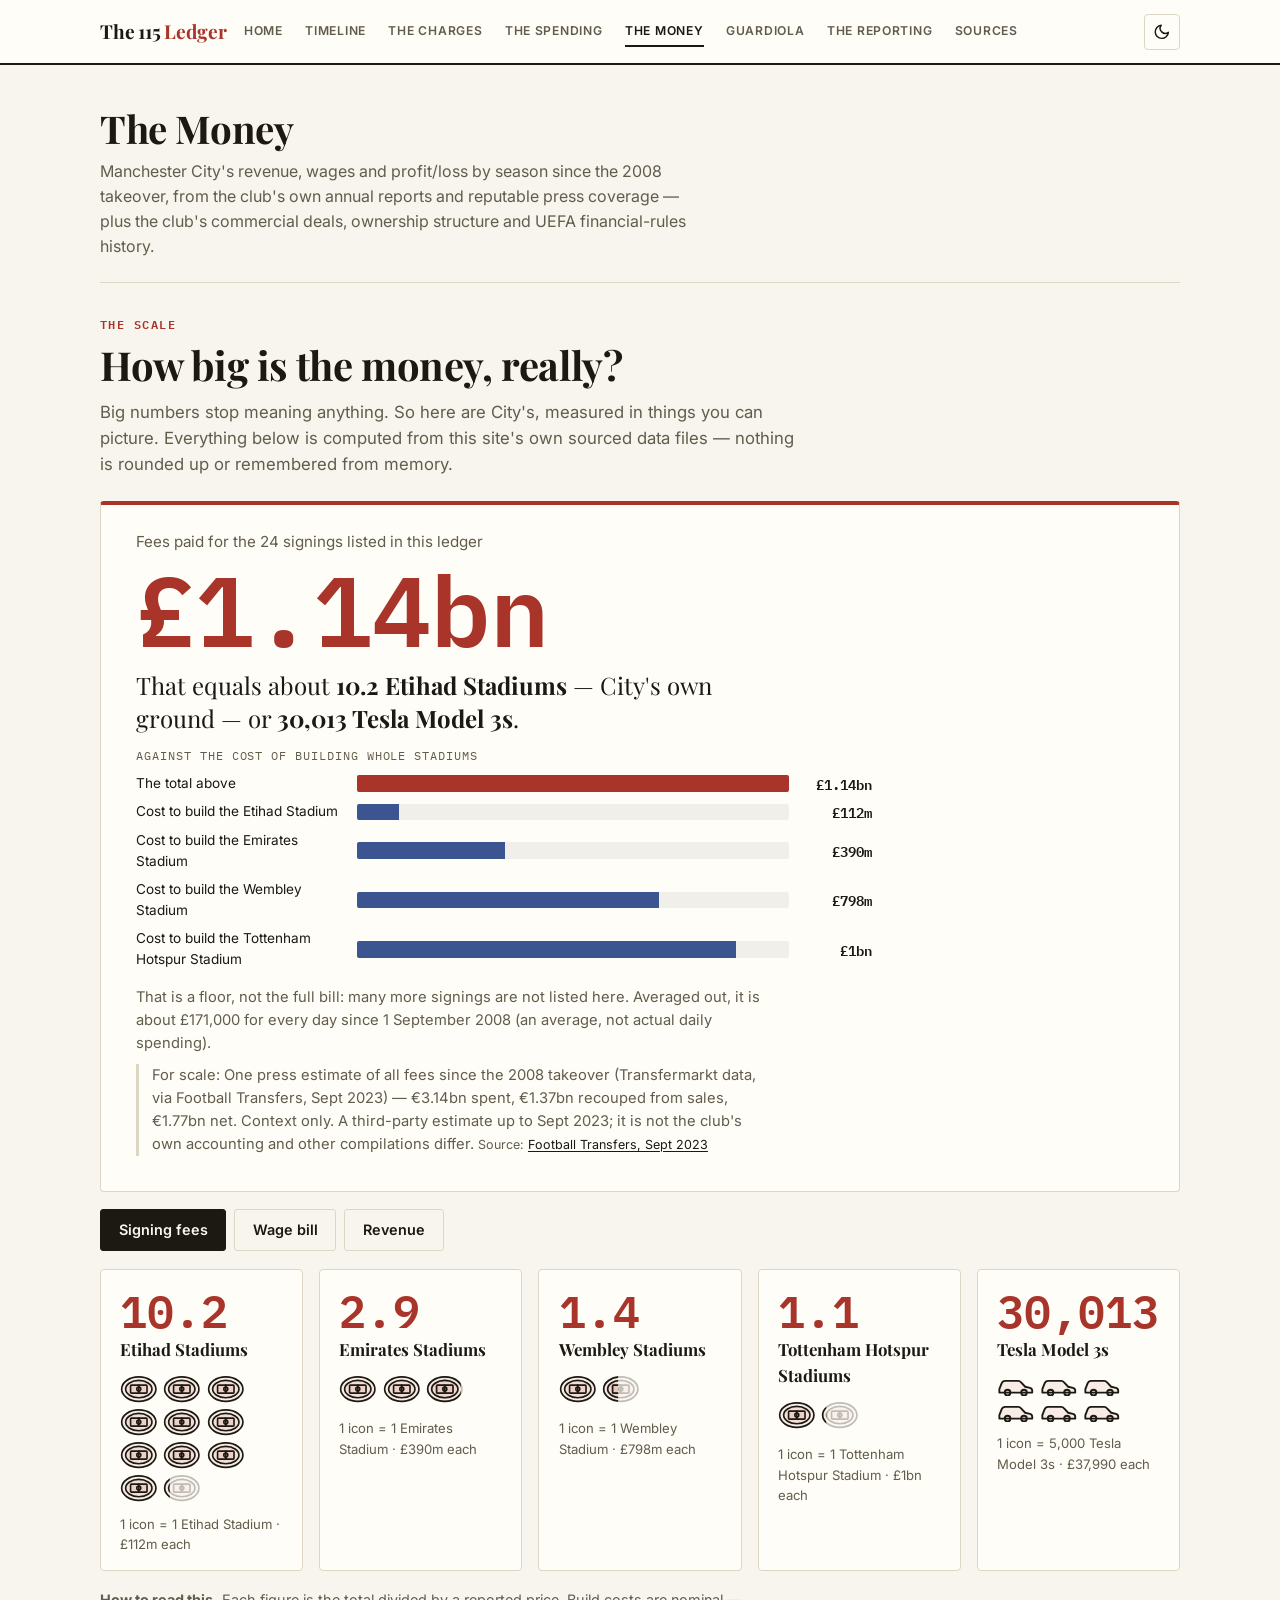
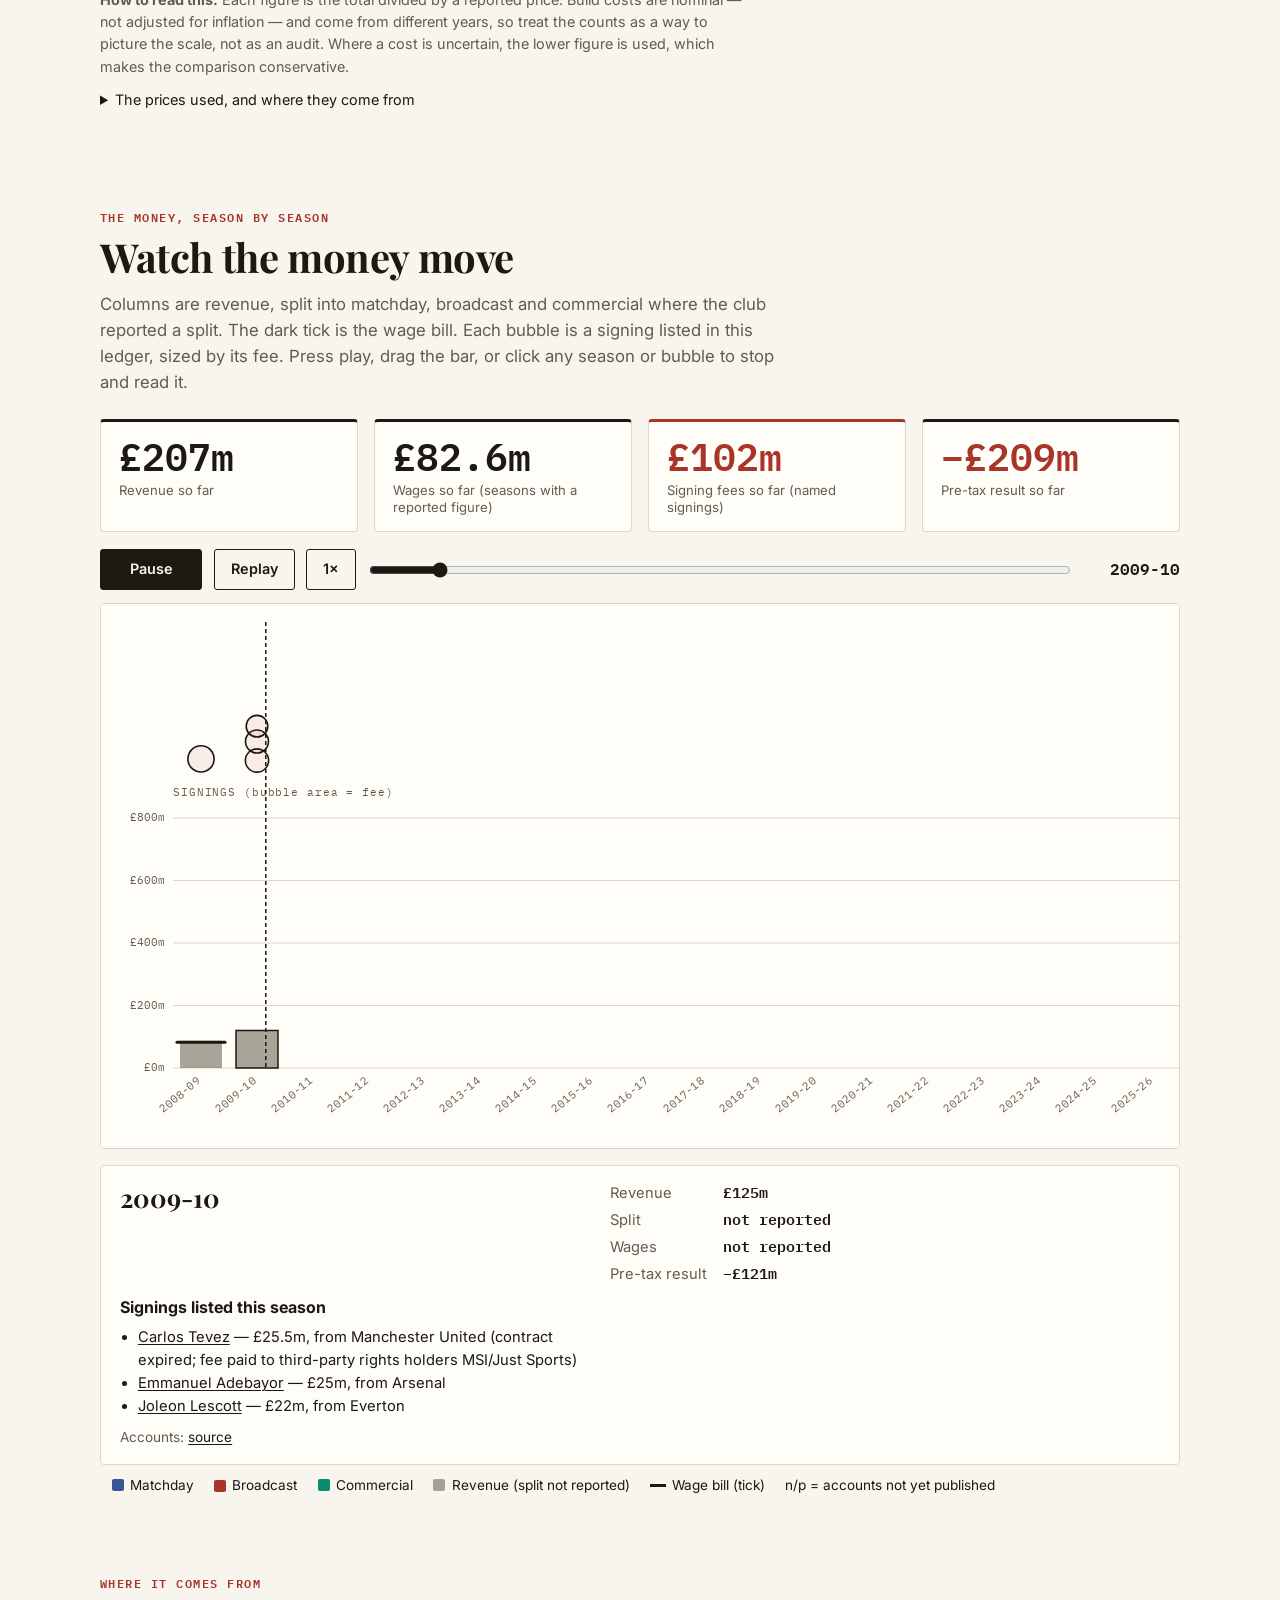
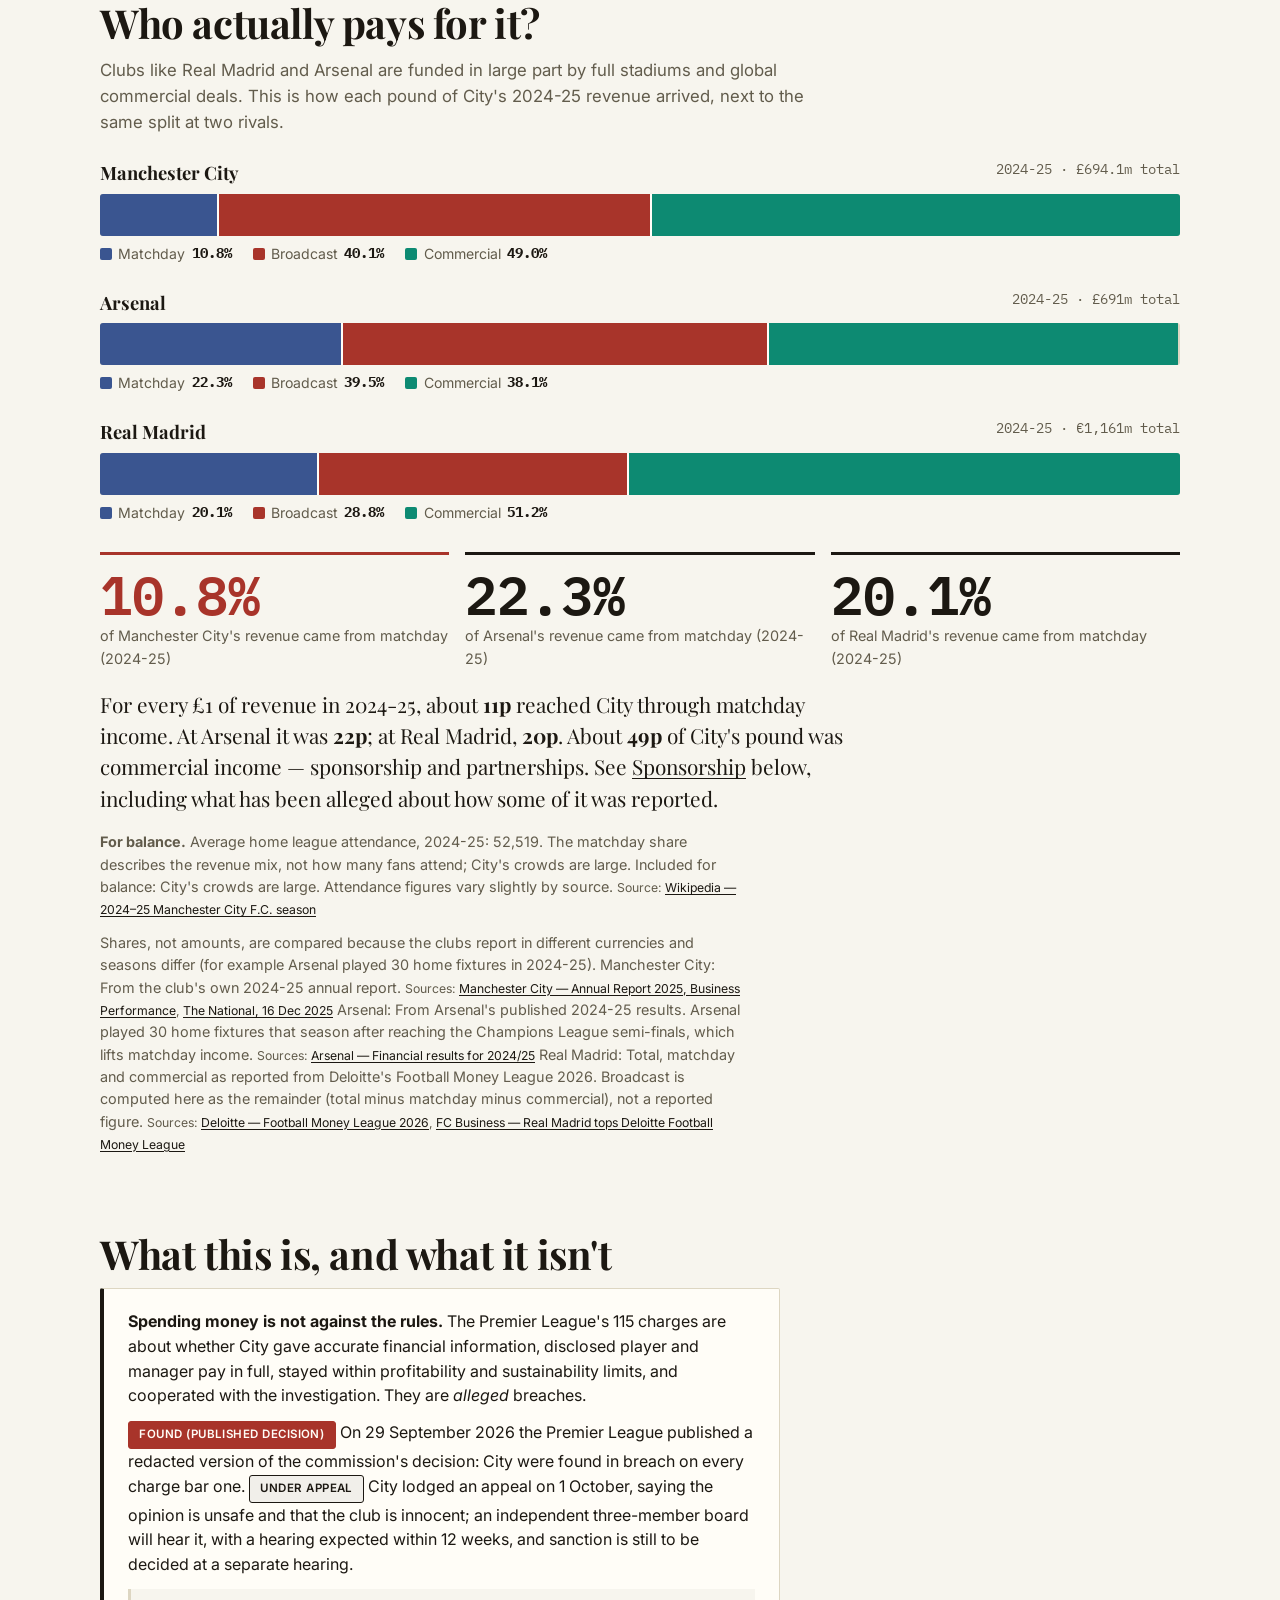
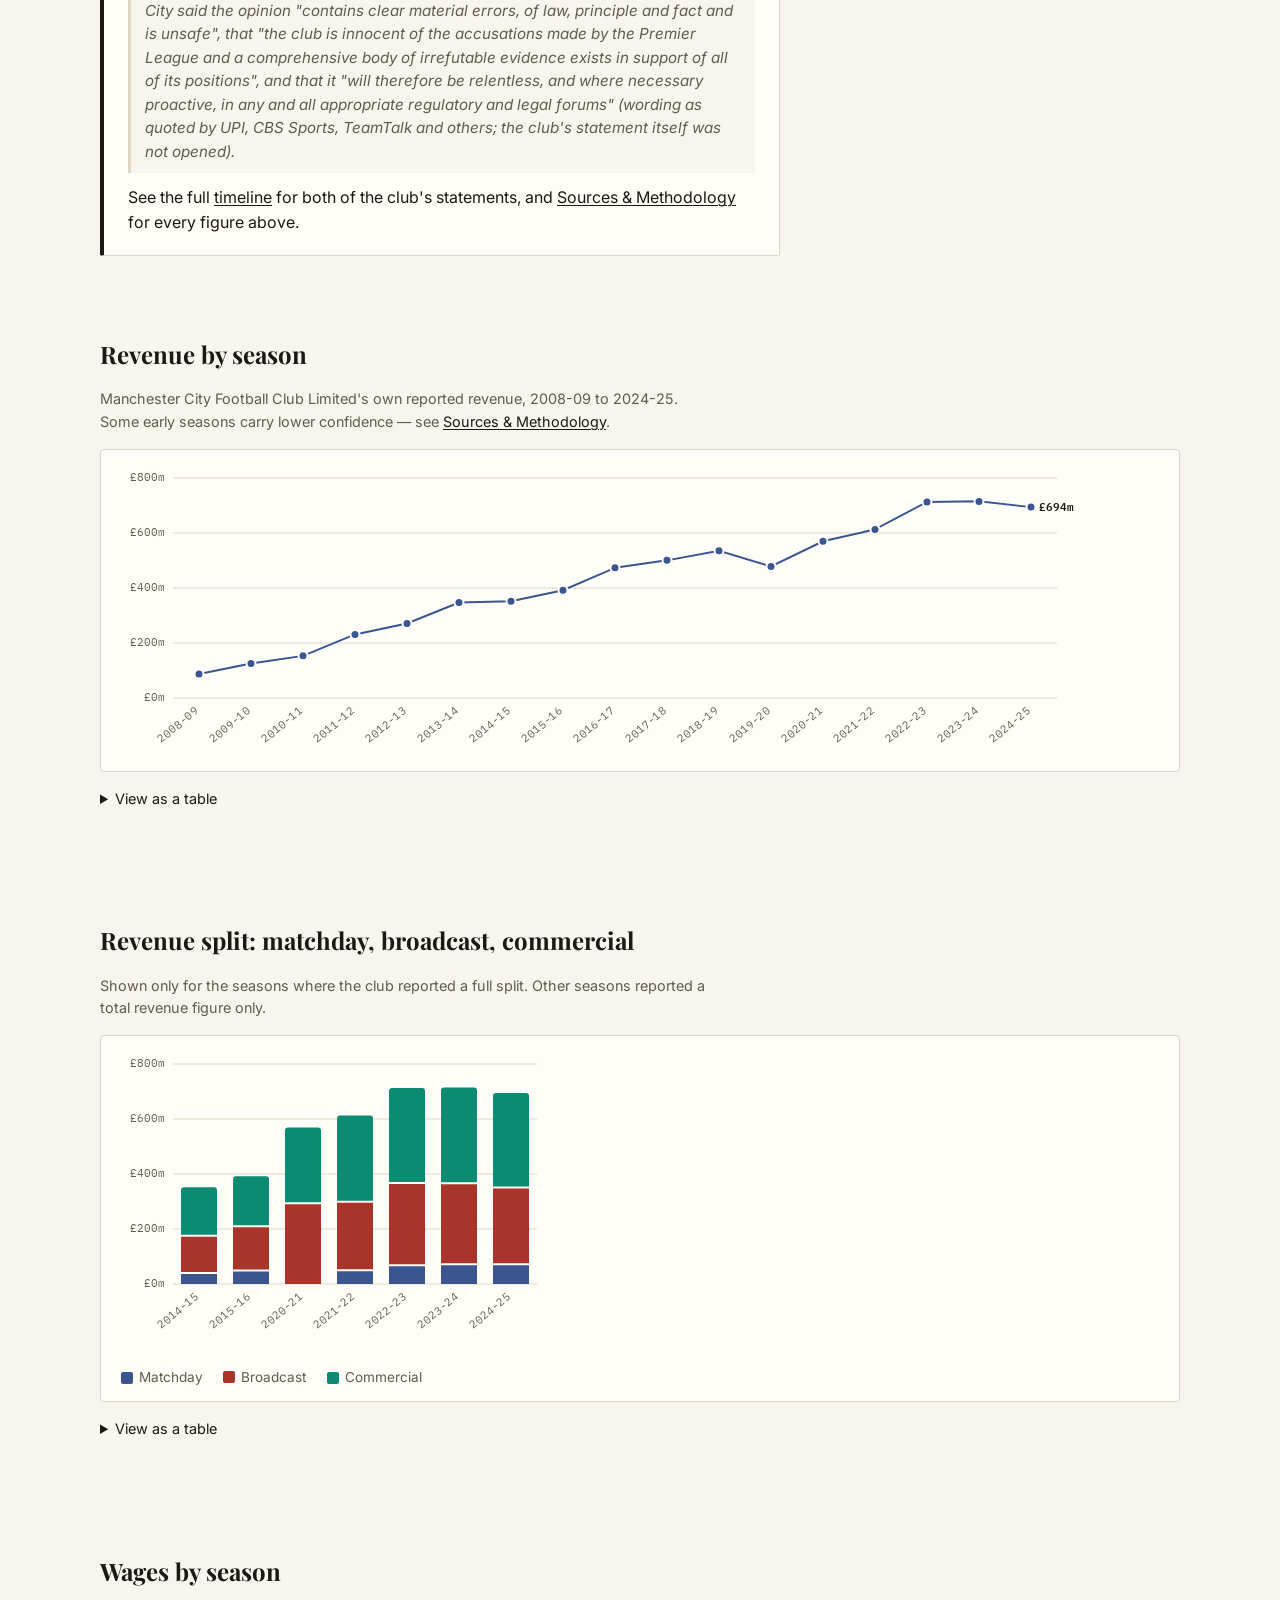
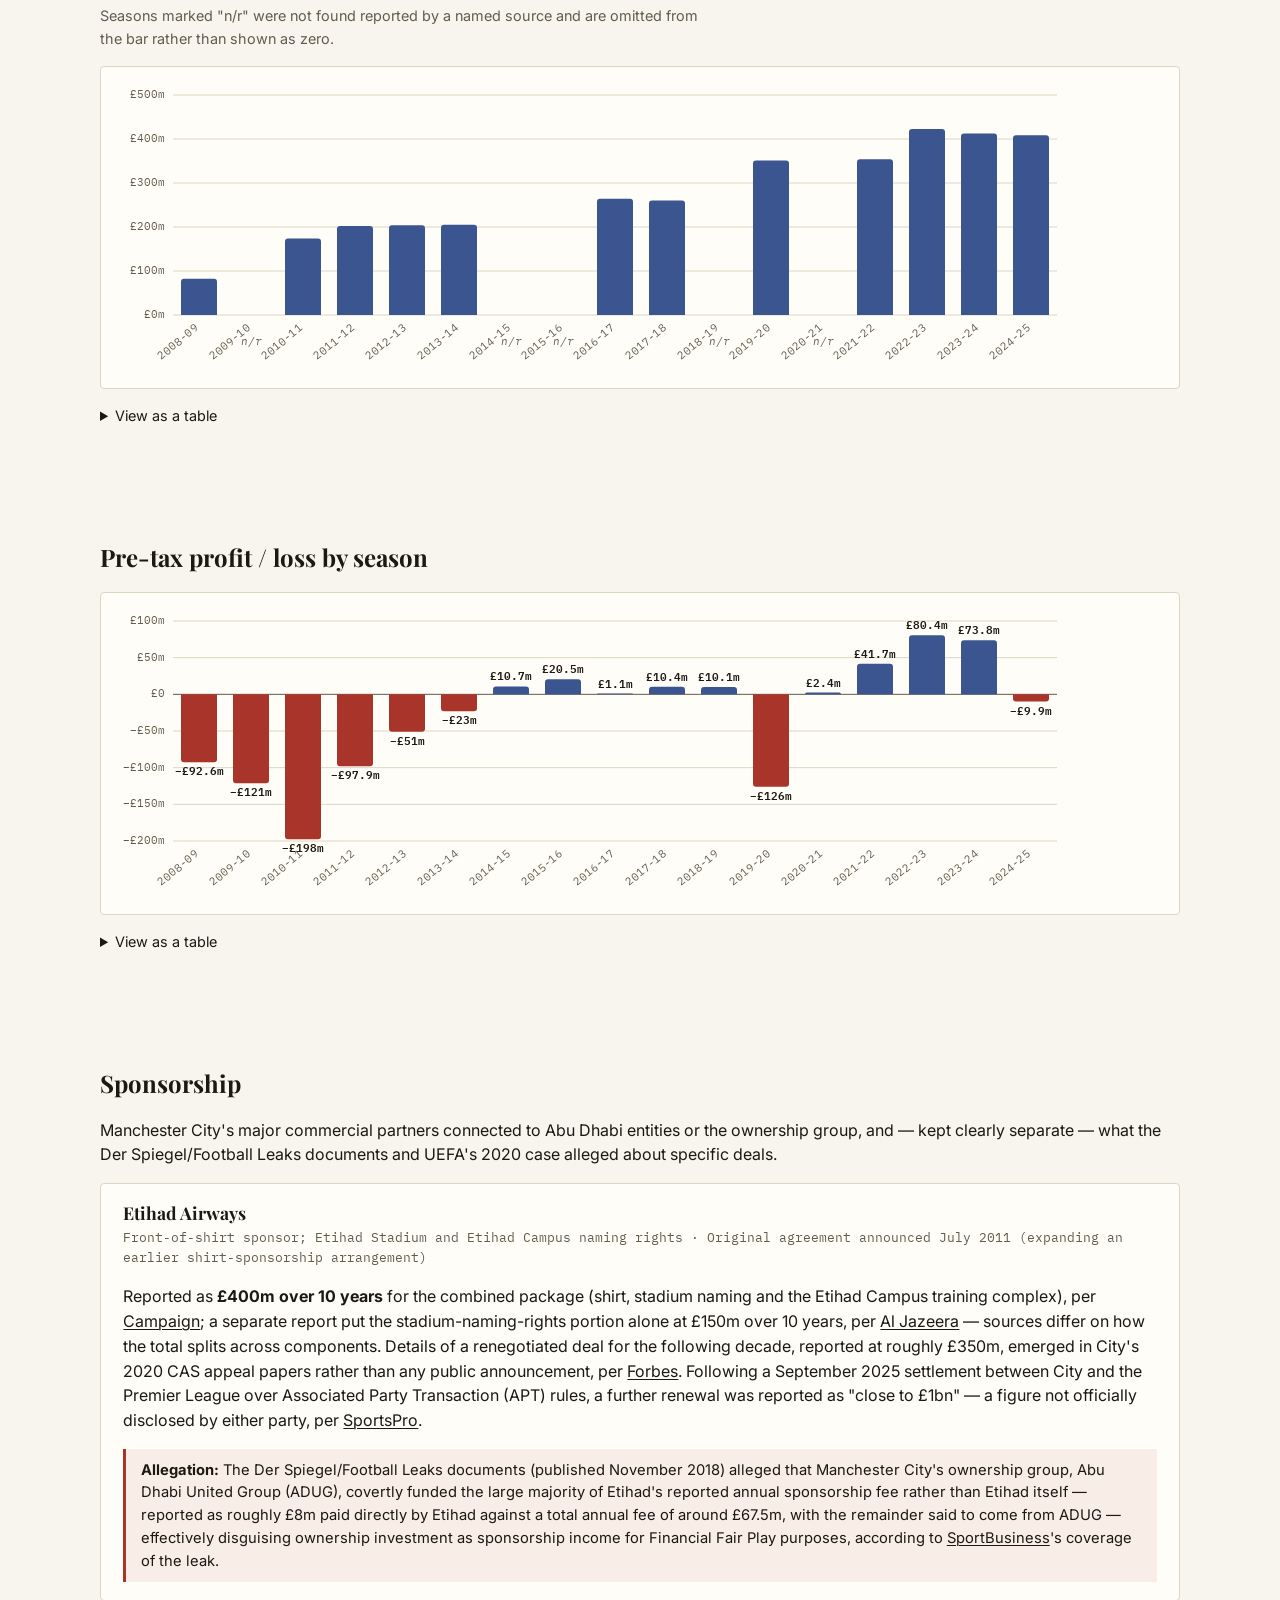
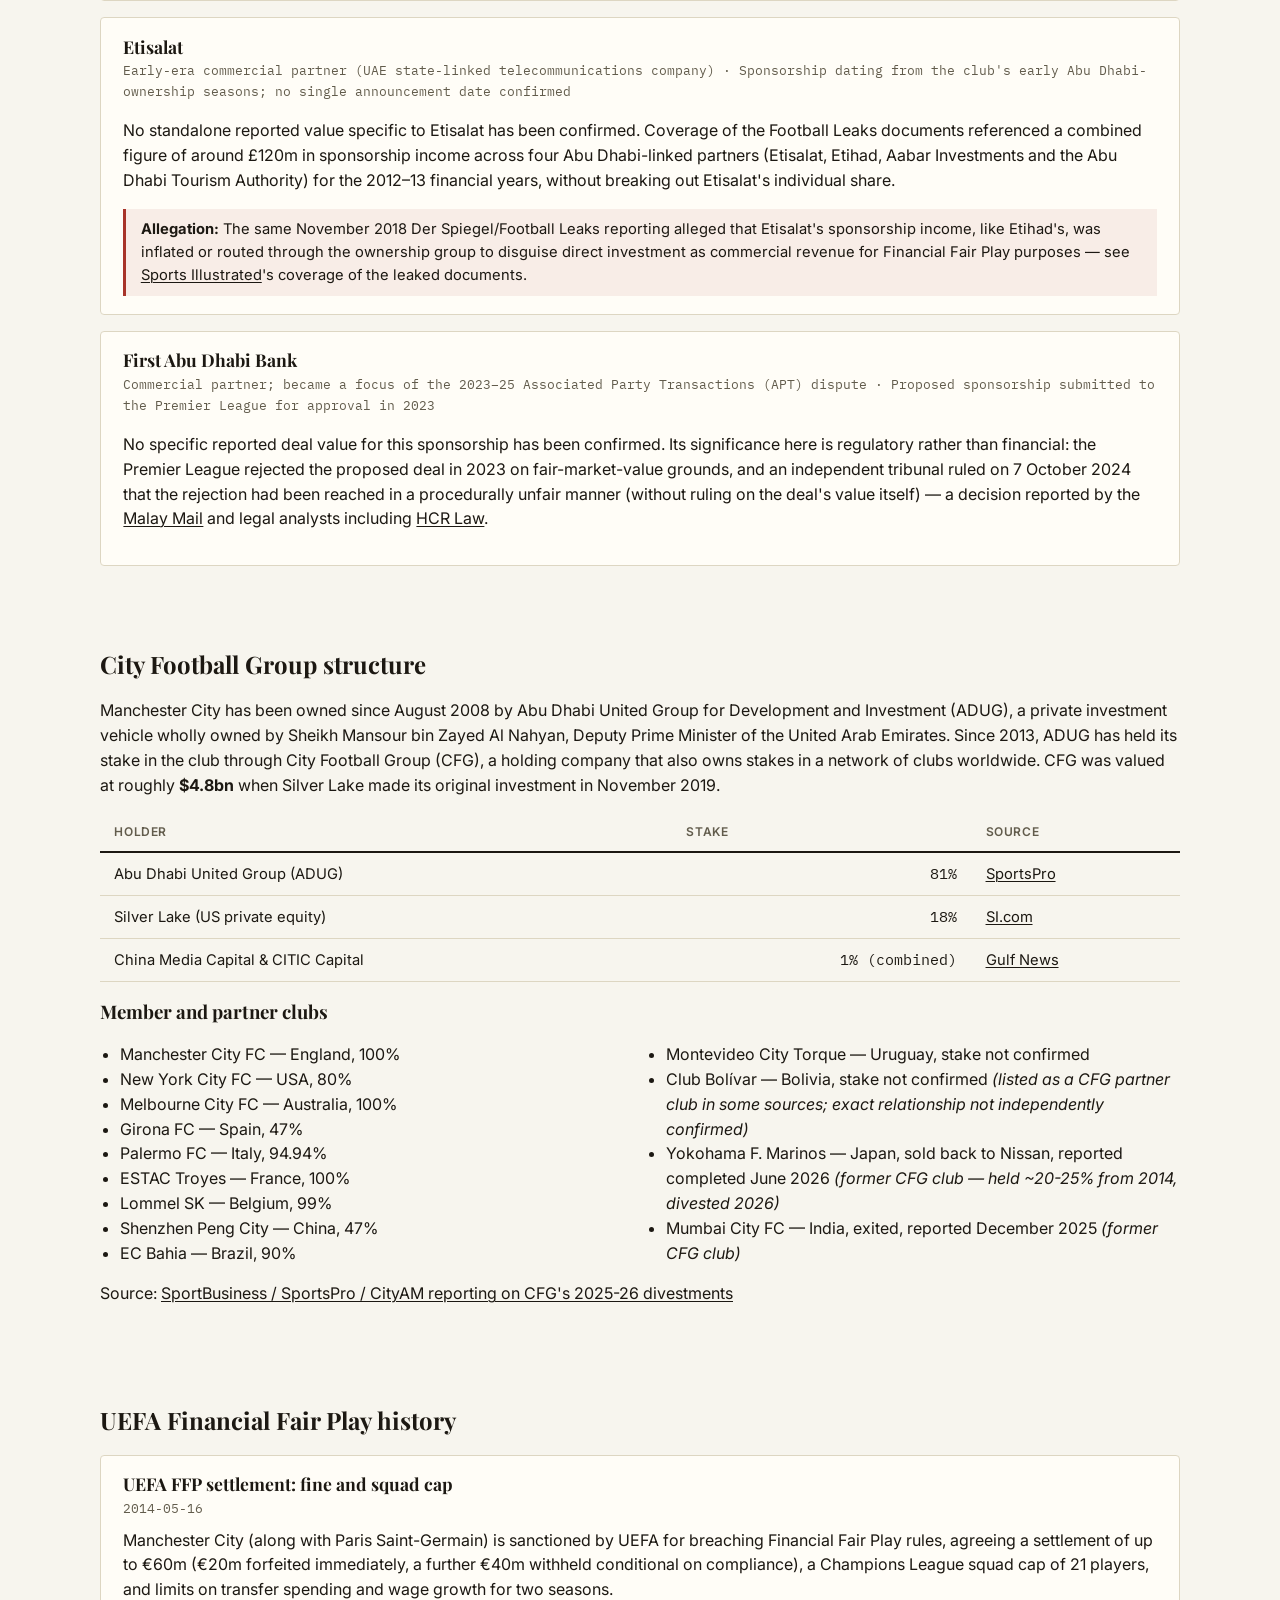
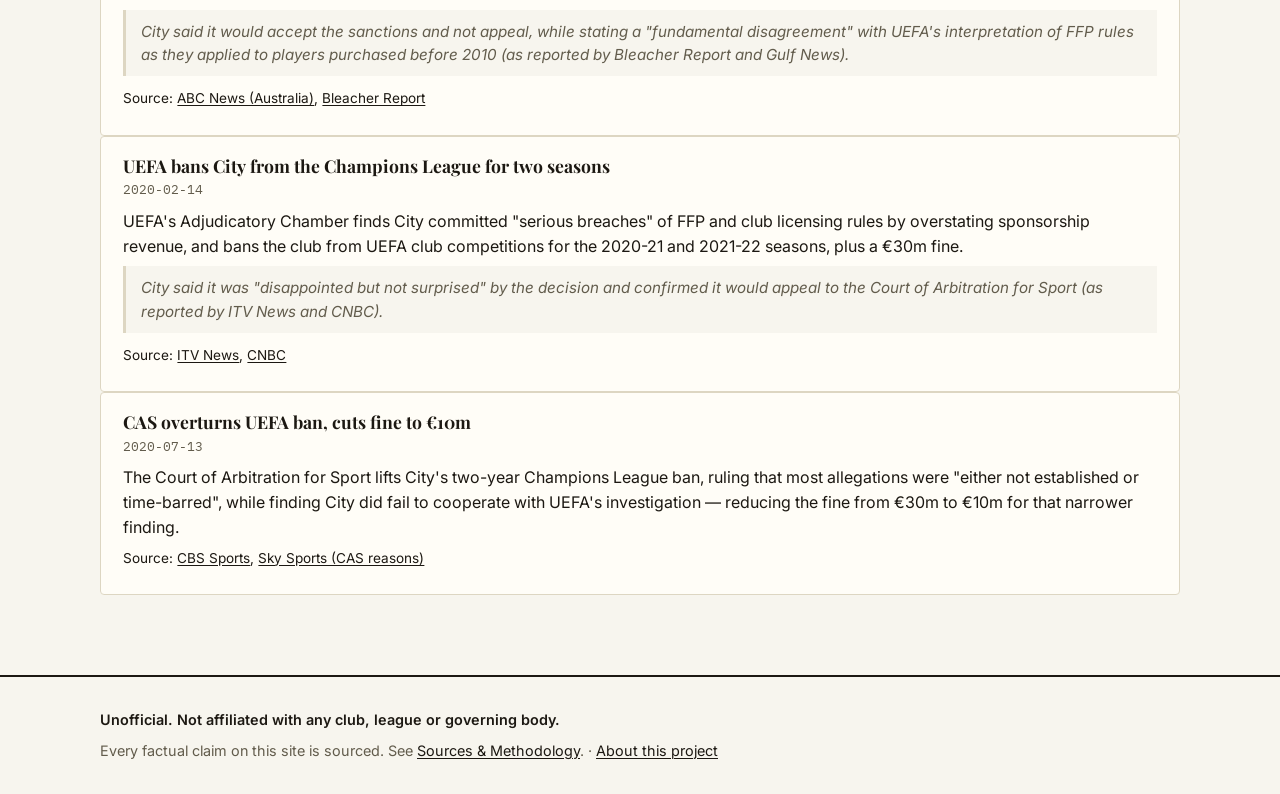
<file: money.html>
<!DOCTYPE html>
<html lang="en">
  <head>
    <meta charset="UTF-8" />
    <meta name="viewport" content="width=device-width, initial-scale=1.0" />
    <title>The Money — The 115 Ledger</title>
    <meta name="description" content="The Money — part of The 115 Ledger, a sourced record of Manchester City's financial-rules case." />
    <link rel="canonical" href="https://ars3naltoby.github.io/The115Ledger/money.html" />
    <meta property="og:type" content="website" />
    <meta property="og:site_name" content="The 115 Ledger" />
    <meta property="og:title" content="The Money — The 115 Ledger" />
    <meta property="og:description" content="The Money — part of The 115 Ledger, a sourced record of Manchester City's financial-rules case." />
    <meta property="og:url" content="https://ars3naltoby.github.io/The115Ledger/money.html" />
    <meta property="og:image" content="https://ars3naltoby.github.io/The115Ledger/og-image.png" />
    <meta property="og:image:width" content="1200" />
    <meta property="og:image:height" content="630" />
    <meta property="og:image:alt" content="The 115 Ledger" />
    <meta name="twitter:card" content="summary_large_image" />
    <meta name="twitter:title" content="The Money — The 115 Ledger" />
    <meta name="twitter:description" content="The Money — part of The 115 Ledger, a sourced record of Manchester City's financial-rules case." />
    <meta name="twitter:image" content="https://ars3naltoby.github.io/The115Ledger/og-image.png" />
    <link rel="icon" type="image/svg+xml" href="favicon.svg" />
    <meta name="theme-color" content="#f8f7f2" media="(prefers-color-scheme: light)" />
    <meta name="theme-color" content="#14161a" media="(prefers-color-scheme: dark)" />
    <meta name="color-scheme" content="light dark" />
    <link rel="preconnect" href="https://fonts.googleapis.com" />
    <link rel="preconnect" href="https://fonts.gstatic.com" crossorigin />
    <link
      href="https://fonts.googleapis.com/css2?family=Playfair+Display:ital,wght@0,600;0,700;0,800;1,600;1,700&family=Inter:wght@400;500;600;700&family=IBM+Plex+Mono:wght@400;500;600&display=swap"
      rel="stylesheet"
    />
    <link rel="stylesheet" href="css/style.css" />
    <script>
      (function () {
        try {
          var stored = localStorage.getItem("theme");
          var theme = stored || (window.matchMedia("(prefers-color-scheme: dark)").matches ? "dark" : "light");
          document.documentElement.setAttribute("data-theme", theme);
        } catch (e) {
          document.documentElement.setAttribute("data-theme", "light");
        }
      })();
    </script>
  </head>
  <body>
  <a class="skip-link" href="#main">Skip to main content</a>
  <header class="site-header">
    <div class="header-inner">
      <a href="home.html" class="logo">The 115 <span class="logo-accent">Ledger</span></a>
      <nav class="site-nav" id="site-nav" aria-label="Primary">
        <ul>
        <li><a href="home.html">Home</a></li>
        <li><a href="timeline.html">Timeline</a></li>
        <li><a href="charges.html">The Charges</a></li>
        <li><a href="spending.html">The Spending</a></li>
        <li><a href="money.html">The Money</a></li>
        <li><a href="guardiola.html">Guardiola</a></li>
        <li><a href="reporting.html">The Reporting</a></li>
        <li><a href="sources.html">Sources</a></li>
        </ul>
      </nav>
      <div class="header-actions">
        <button id="theme-toggle" class="icon-button theme-toggle" type="button" aria-pressed="false" aria-label="Toggle dark and light theme">
          <svg class="icon-sun" viewBox="0 0 24 24" fill="none" stroke="currentColor" stroke-width="2" stroke-linecap="round" stroke-linejoin="round" aria-hidden="true">
            <circle cx="12" cy="12" r="4"></circle>
            <line x1="12" y1="2" x2="12" y2="4"></line>
            <line x1="12" y1="20" x2="12" y2="22"></line>
            <line x1="4.93" y1="4.93" x2="6.34" y2="6.34"></line>
            <line x1="17.66" y1="17.66" x2="19.07" y2="19.07"></line>
            <line x1="2" y1="12" x2="4" y2="12"></line>
            <line x1="20" y1="12" x2="22" y2="12"></line>
            <line x1="4.93" y1="19.07" x2="6.34" y2="17.66"></line>
            <line x1="17.66" y1="6.34" x2="19.07" y2="4.93"></line>
          </svg>
          <svg class="icon-moon" viewBox="0 0 24 24" fill="none" stroke="currentColor" stroke-width="2" stroke-linecap="round" stroke-linejoin="round" aria-hidden="true">
            <path d="M21 12.79A9 9 0 1 1 11.21 3 7 7 0 0 0 21 12.79z"></path>
          </svg>
        </button>
        <button id="nav-toggle" class="icon-button nav-toggle" type="button" aria-expanded="false" aria-controls="site-nav" aria-label="Toggle navigation menu">
          <span></span><span></span><span></span>
        </button>
      </div>
    </div>
  </header>
    <main id="main">
      <div class="container">
        <div class="page-header reveal">
          <h1>The Money</h1>
          <p>Manchester City's revenue, wages and profit/loss by season since the 2008 takeover, from the club's own annual reports and reputable press coverage — plus the club's commercial deals, ownership structure and UEFA financial-rules history.</p>
        </div>

        <noscript>
          <p class="placeholder-panel">The charts on this page load from <code>data/finance.json</code> with JavaScript. Enable JavaScript, or read that file directly, to see the figures.</p>
        </noscript>

        <section class="section scale" aria-labelledby="scale-heading">
          <p class="scale-kicker">The scale</p>
          <h2 id="scale-heading">How big is the money, really?</h2>
          <p class="scale-lede">Big numbers stop meaning anything. So here are City's, measured in things you can picture. Everything below is computed from this site's own sourced data files — nothing is rounded up or remembered from memory.</p>

          <div class="scale-hero" id="scale-hero">
            <p class="placeholder-panel">Loading the numbers…</p>
          </div>

          <div class="scale-tabs" id="scale-tabs" role="group" aria-label="Choose what to measure"></div>
          <div class="scale-equiv" id="scale-equiv"></div>
          <p class="visually-hidden" id="scale-summary" aria-live="polite"></p>
          <div class="scale-caveat" id="scale-caveat"></div>
        </section>

        <section class="section scale" aria-labelledby="machine-heading">
          <p class="scale-kicker">The money, season by season</p>
          <h2 id="machine-heading">Watch the money move</h2>
          <p class="scale-lede">Columns are revenue, split into matchday, broadcast and commercial where the club reported a split. The dark tick is the wage bill. Each bubble is a signing listed in this ledger, sized by its fee. Press play, drag the bar, or click any season or bubble to stop and read it.</p>
          <div class="mm" id="mm">
            <p class="placeholder-panel">Loading the season replay…</p>
          </div>
        </section>

        <section class="section scale" aria-labelledby="mix-heading">
          <p class="scale-kicker">Where it comes from</p>
          <h2 id="mix-heading">Who actually pays for it?</h2>
          <p class="scale-lede">Clubs like Real Madrid and Arsenal are funded in large part by full stadiums and global commercial deals. This is how each pound of City's 2024-25 revenue arrived, next to the same split at two rivals.</p>
          <div class="mix" id="mix"></div>
          <div class="scale-caveat" id="mix-caveat"></div>
        </section>

        <section class="section scale" aria-labelledby="isnt-heading">
          <h2 id="isnt-heading">What this is, and what it isn't</h2>
          <div class="rules-box scale-isnt" id="scale-isnt"></div>
        </section>

        <section class="section" aria-labelledby="revenue-heading">
          <h2 id="revenue-heading">Revenue by season</h2>
          <p class="chart-note">Manchester City Football Club Limited's own reported revenue, 2008-09 to 2024-25. Some early seasons carry lower confidence — see <a href="sources.html">Sources &amp; Methodology</a>.</p>
          <div class="chart-scroll" id="chart-revenue"></div>
          <details class="table-details">
            <summary>View as a table</summary>
            <div class="table-scroll">
              <table class="data-table" id="revenue-table">
                <thead><tr><th scope="col">Season</th><th scope="col">Revenue</th><th scope="col">Source</th></tr></thead>
                <tbody id="revenue-table-body"></tbody>
              </table>
            </div>
          </details>
        </section>

        <section class="section" aria-labelledby="split-heading">
          <h2 id="split-heading">Revenue split: matchday, broadcast, commercial</h2>
          <p class="chart-note">Shown only for the seasons where the club reported a full split. Other seasons reported a total revenue figure only.</p>
          <div class="chart-scroll" id="chart-split"></div>
          <details class="table-details">
            <summary>View as a table</summary>
            <div class="table-scroll">
              <table class="data-table" id="split-table">
                <thead><tr><th scope="col">Season</th><th scope="col">Matchday</th><th scope="col">Broadcast</th><th scope="col">Commercial</th></tr></thead>
                <tbody id="split-table-body"></tbody>
              </table>
            </div>
          </details>
        </section>

        <section class="section" aria-labelledby="wages-heading">
          <h2 id="wages-heading">Wages by season</h2>
          <p class="chart-note">Seasons marked "n/r" were not found reported by a named source and are omitted from the bar rather than shown as zero.</p>
          <div class="chart-scroll" id="chart-wages"></div>
          <details class="table-details">
            <summary>View as a table</summary>
            <div class="table-scroll">
              <table class="data-table" id="wages-table">
                <thead><tr><th scope="col">Season</th><th scope="col">Wages</th></tr></thead>
                <tbody id="wages-table-body"></tbody>
              </table>
            </div>
          </details>
        </section>

        <section class="section" aria-labelledby="profit-heading">
          <h2 id="profit-heading">Pre-tax profit / loss by season</h2>
          <div class="chart-scroll" id="chart-profit"></div>
          <details class="table-details">
            <summary>View as a table</summary>
            <div class="table-scroll">
              <table class="data-table" id="profit-table">
                <thead><tr><th scope="col">Season</th><th scope="col">Pre-tax profit / loss</th><th scope="col">Source</th></tr></thead>
                <tbody id="profit-table-body"></tbody>
              </table>
            </div>
          </details>
        </section>

        <section class="section" aria-labelledby="sponsorship-heading">
          <h2 id="sponsorship-heading">Sponsorship</h2>
          <p>Manchester City's major commercial partners connected to Abu Dhabi entities or the ownership group, and — kept clearly separate — what the Der Spiegel/Football Leaks documents and UEFA's 2020 case alleged about specific deals.</p>
          <div id="sponsorship-list" class="sponsorship-list">
            <p class="placeholder-panel">Loading sponsorship data…</p>
          </div>
        </section>

        <section class="section" aria-labelledby="cfg-heading">
          <h2 id="cfg-heading">City Football Group structure</h2>
          <div id="cfg-structure">
            <p class="placeholder-panel">Loading ownership structure…</p>
          </div>
        </section>

        <section class="section" aria-labelledby="uefa-heading">
          <h2 id="uefa-heading">UEFA Financial Fair Play history</h2>
          <div id="uefa-history">
            <p class="placeholder-panel">Loading UEFA history…</p>
          </div>
        </section>
      </div>
    </main>
  <footer class="site-footer">
    <div class="container footer-inner">
      <p class="disclaimer">Unofficial. Not affiliated with any club, league or governing body.</p>
      <p class="footer-meta">Every factual claim on this site is sourced. See <a href="sources.html">Sources &amp; Methodology</a>. &middot; <a href="index.html">About this project</a></p>
    </div>
  </footer>
    <script src="js/main.js" defer></script>
    <script src="js/charts.js" defer></script>
    <script src="js/money.js" defer></script>
    <script src="js/scale.js" defer></script>
    <script src="js/machine.js" defer></script>
  </body>
</html>
</file>
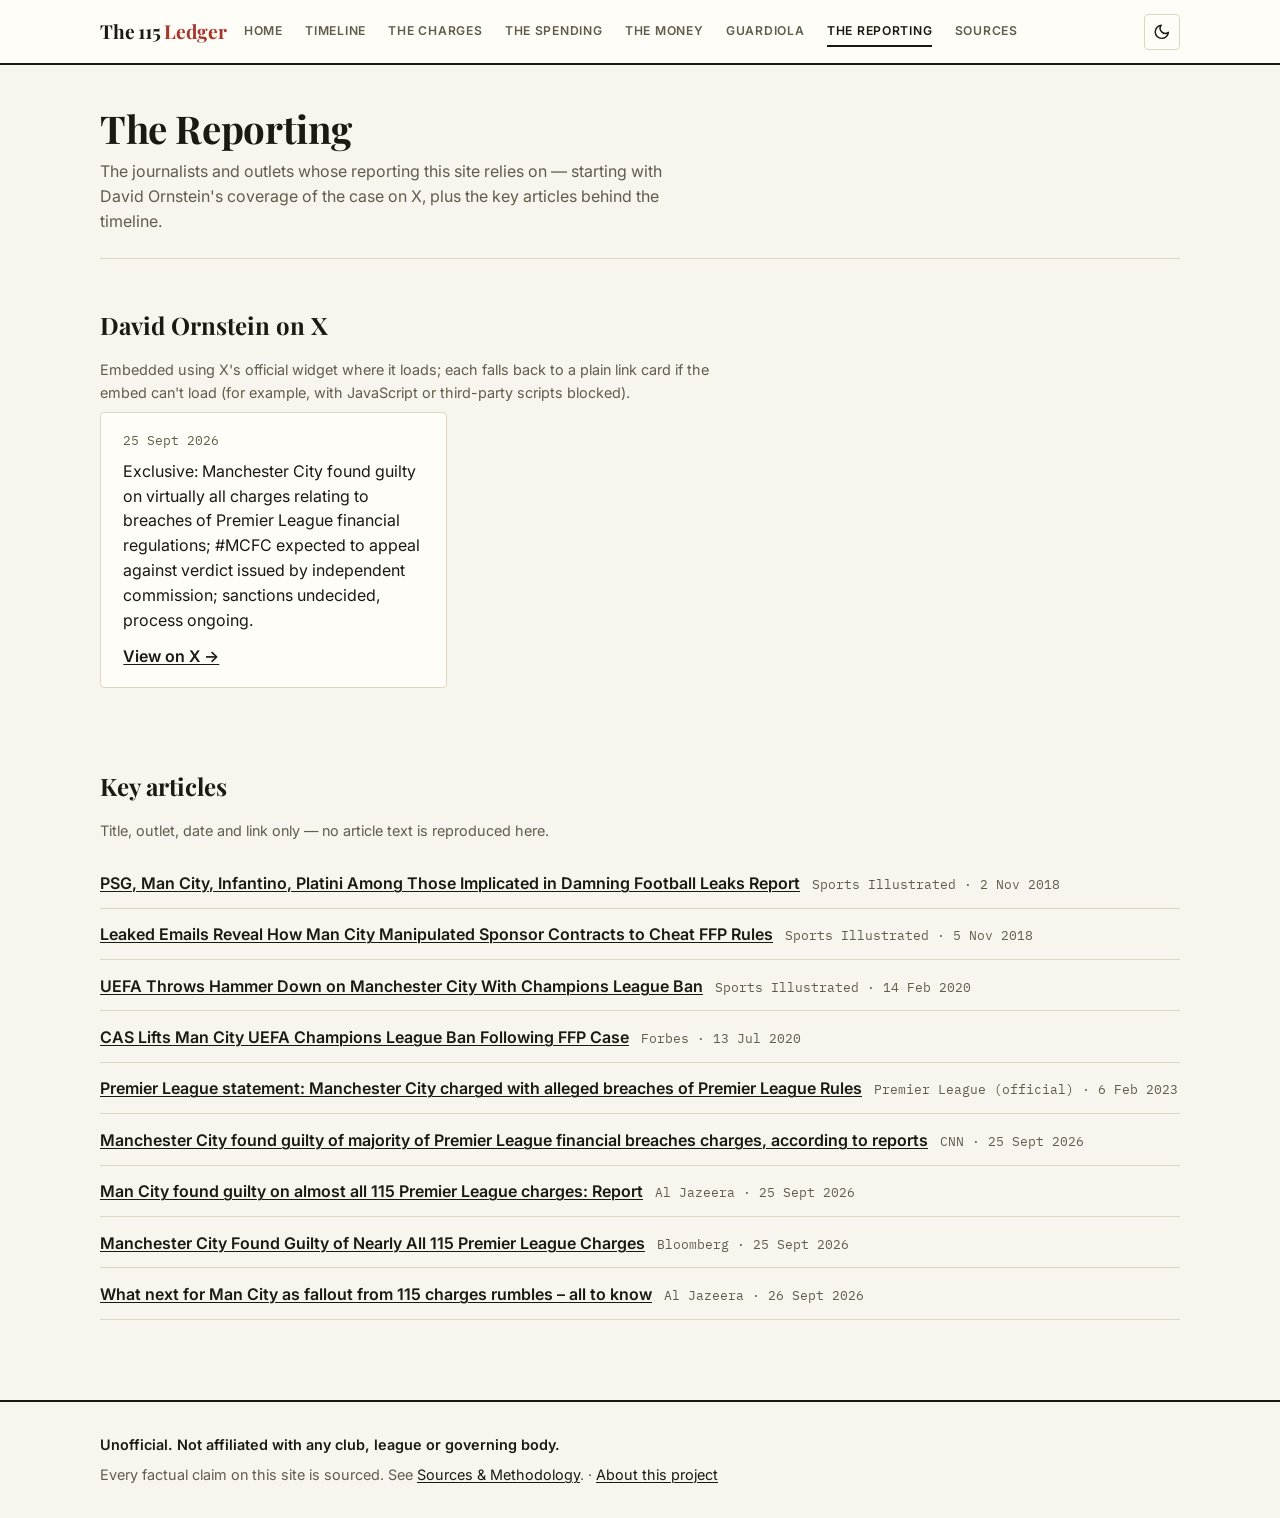
<file: reporting.html>
<!DOCTYPE html>
<html lang="en">
  <head>
    <meta charset="UTF-8" />
    <meta name="viewport" content="width=device-width, initial-scale=1.0" />
    <title>The Reporting — The 115 Ledger</title>
    <meta name="description" content="The Reporting — part of The 115 Ledger, a sourced record of Manchester City's financial-rules case." />
    <link rel="canonical" href="https://ars3naltoby.github.io/The115Ledger/reporting.html" />
    <meta property="og:type" content="website" />
    <meta property="og:site_name" content="The 115 Ledger" />
    <meta property="og:title" content="The Reporting — The 115 Ledger" />
    <meta property="og:description" content="The Reporting — part of The 115 Ledger, a sourced record of Manchester City's financial-rules case." />
    <meta property="og:url" content="https://ars3naltoby.github.io/The115Ledger/reporting.html" />
    <meta property="og:image" content="https://ars3naltoby.github.io/The115Ledger/og-image.png" />
    <meta property="og:image:width" content="1200" />
    <meta property="og:image:height" content="630" />
    <meta property="og:image:alt" content="The 115 Ledger" />
    <meta name="twitter:card" content="summary_large_image" />
    <meta name="twitter:title" content="The Reporting — The 115 Ledger" />
    <meta name="twitter:description" content="The Reporting — part of The 115 Ledger, a sourced record of Manchester City's financial-rules case." />
    <meta name="twitter:image" content="https://ars3naltoby.github.io/The115Ledger/og-image.png" />
    <link rel="icon" type="image/svg+xml" href="favicon.svg" />
    <meta name="theme-color" content="#f8f7f2" media="(prefers-color-scheme: light)" />
    <meta name="theme-color" content="#14161a" media="(prefers-color-scheme: dark)" />
    <meta name="color-scheme" content="light dark" />
    <link rel="preconnect" href="https://fonts.googleapis.com" />
    <link rel="preconnect" href="https://fonts.gstatic.com" crossorigin />
    <link
      href="https://fonts.googleapis.com/css2?family=Playfair+Display:ital,wght@0,600;0,700;0,800;1,600;1,700&family=Inter:wght@400;500;600;700&family=IBM+Plex+Mono:wght@400;500;600&display=swap"
      rel="stylesheet"
    />
    <link rel="stylesheet" href="css/style.css" />
    <script>
      (function () {
        try {
          var stored = localStorage.getItem("theme");
          var theme = stored || (window.matchMedia("(prefers-color-scheme: dark)").matches ? "dark" : "light");
          document.documentElement.setAttribute("data-theme", theme);
        } catch (e) {
          document.documentElement.setAttribute("data-theme", "light");
        }
      })();
    </script>
  </head>
  <body>
  <a class="skip-link" href="#main">Skip to main content</a>
  <header class="site-header">
    <div class="header-inner">
      <a href="home.html" class="logo">The 115 <span class="logo-accent">Ledger</span></a>
      <nav class="site-nav" id="site-nav" aria-label="Primary">
        <ul>
        <li><a href="home.html">Home</a></li>
        <li><a href="timeline.html">Timeline</a></li>
        <li><a href="charges.html">The Charges</a></li>
        <li><a href="spending.html">The Spending</a></li>
        <li><a href="money.html">The Money</a></li>
        <li><a href="guardiola.html">Guardiola</a></li>
        <li><a href="reporting.html">The Reporting</a></li>
        <li><a href="sources.html">Sources</a></li>
        </ul>
      </nav>
      <div class="header-actions">
        <button id="theme-toggle" class="icon-button theme-toggle" type="button" aria-pressed="false" aria-label="Toggle dark and light theme">
          <svg class="icon-sun" viewBox="0 0 24 24" fill="none" stroke="currentColor" stroke-width="2" stroke-linecap="round" stroke-linejoin="round" aria-hidden="true">
            <circle cx="12" cy="12" r="4"></circle>
            <line x1="12" y1="2" x2="12" y2="4"></line>
            <line x1="12" y1="20" x2="12" y2="22"></line>
            <line x1="4.93" y1="4.93" x2="6.34" y2="6.34"></line>
            <line x1="17.66" y1="17.66" x2="19.07" y2="19.07"></line>
            <line x1="2" y1="12" x2="4" y2="12"></line>
            <line x1="20" y1="12" x2="22" y2="12"></line>
            <line x1="4.93" y1="19.07" x2="6.34" y2="17.66"></line>
            <line x1="17.66" y1="6.34" x2="19.07" y2="4.93"></line>
          </svg>
          <svg class="icon-moon" viewBox="0 0 24 24" fill="none" stroke="currentColor" stroke-width="2" stroke-linecap="round" stroke-linejoin="round" aria-hidden="true">
            <path d="M21 12.79A9 9 0 1 1 11.21 3 7 7 0 0 0 21 12.79z"></path>
          </svg>
        </button>
        <button id="nav-toggle" class="icon-button nav-toggle" type="button" aria-expanded="false" aria-controls="site-nav" aria-label="Toggle navigation menu">
          <span></span><span></span><span></span>
        </button>
      </div>
    </div>
  </header>
    <main id="main">
      <div class="container">
        <div class="page-header reveal">
          <h1>The Reporting</h1>
          <p>The journalists and outlets whose reporting this site relies on — starting with David Ornstein's coverage of the case on X, plus the key articles behind the timeline.</p>
        </div>

        <section class="section" aria-labelledby="ornstein-heading">
          <h2 id="ornstein-heading">David Ornstein on X</h2>
          <p class="chart-note">Embedded using X's official widget where it loads; each falls back to a plain link card if the embed can't load (for example, with JavaScript or third-party scripts blocked).</p>
          <noscript>
            <p class="placeholder-panel">This section loads from <code>data/ornstein.json</code> with JavaScript.</p>
          </noscript>
          <div class="tweet-grid" id="tweet-grid">
            <p class="placeholder-panel">Loading…</p>
          </div>
        </section>

        <section class="section" aria-labelledby="articles-heading">
          <h2 id="articles-heading">Key articles</h2>
          <p class="chart-note">Title, outlet, date and link only — no article text is reproduced here.</p>
          <ul class="article-list" id="article-list">
            <li class="placeholder-panel">Loading…</li>
          </ul>
        </section>
      </div>
    </main>
  <footer class="site-footer">
    <div class="container footer-inner">
      <p class="disclaimer">Unofficial. Not affiliated with any club, league or governing body.</p>
      <p class="footer-meta">Every factual claim on this site is sourced. See <a href="sources.html">Sources &amp; Methodology</a>. &middot; <a href="index.html">About this project</a></p>
    </div>
  </footer>
    <script src="js/main.js" defer></script>
    <script src="js/reporting.js" defer></script>
  </body>
</html>
</file>
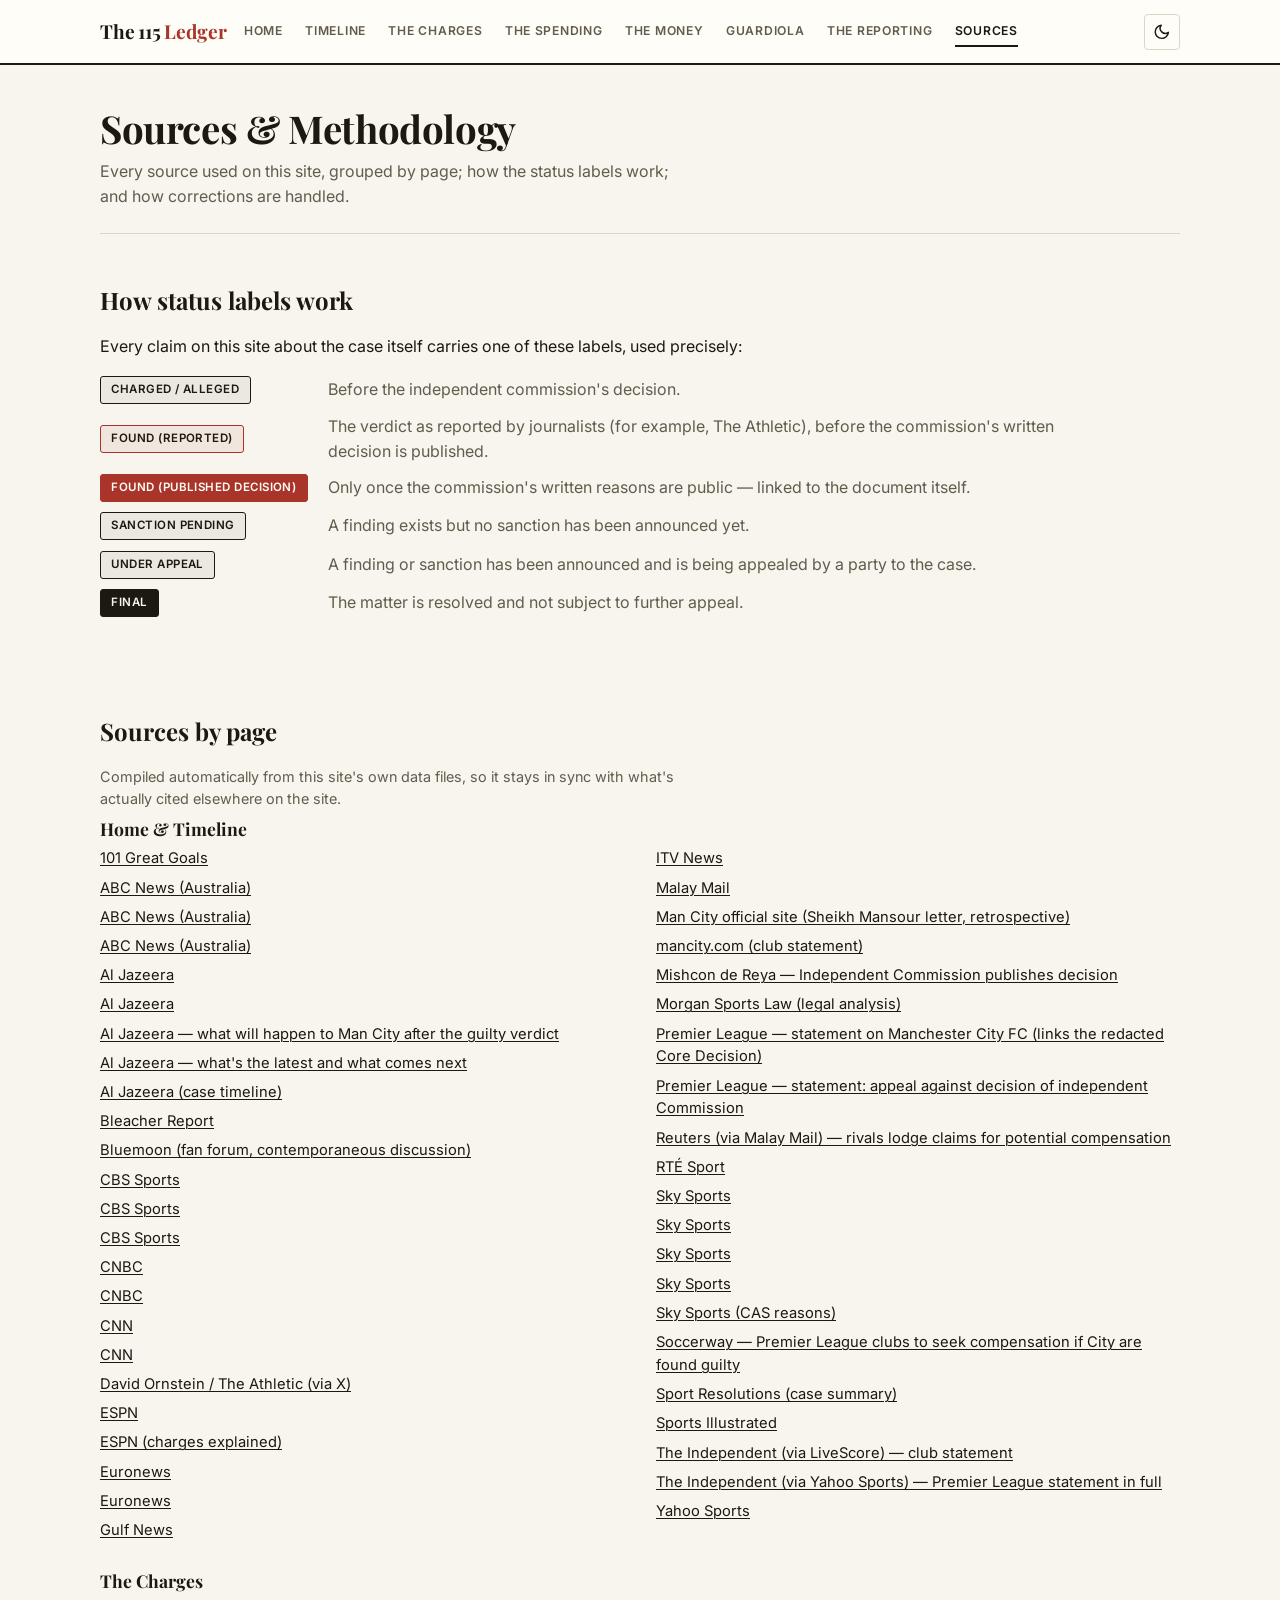
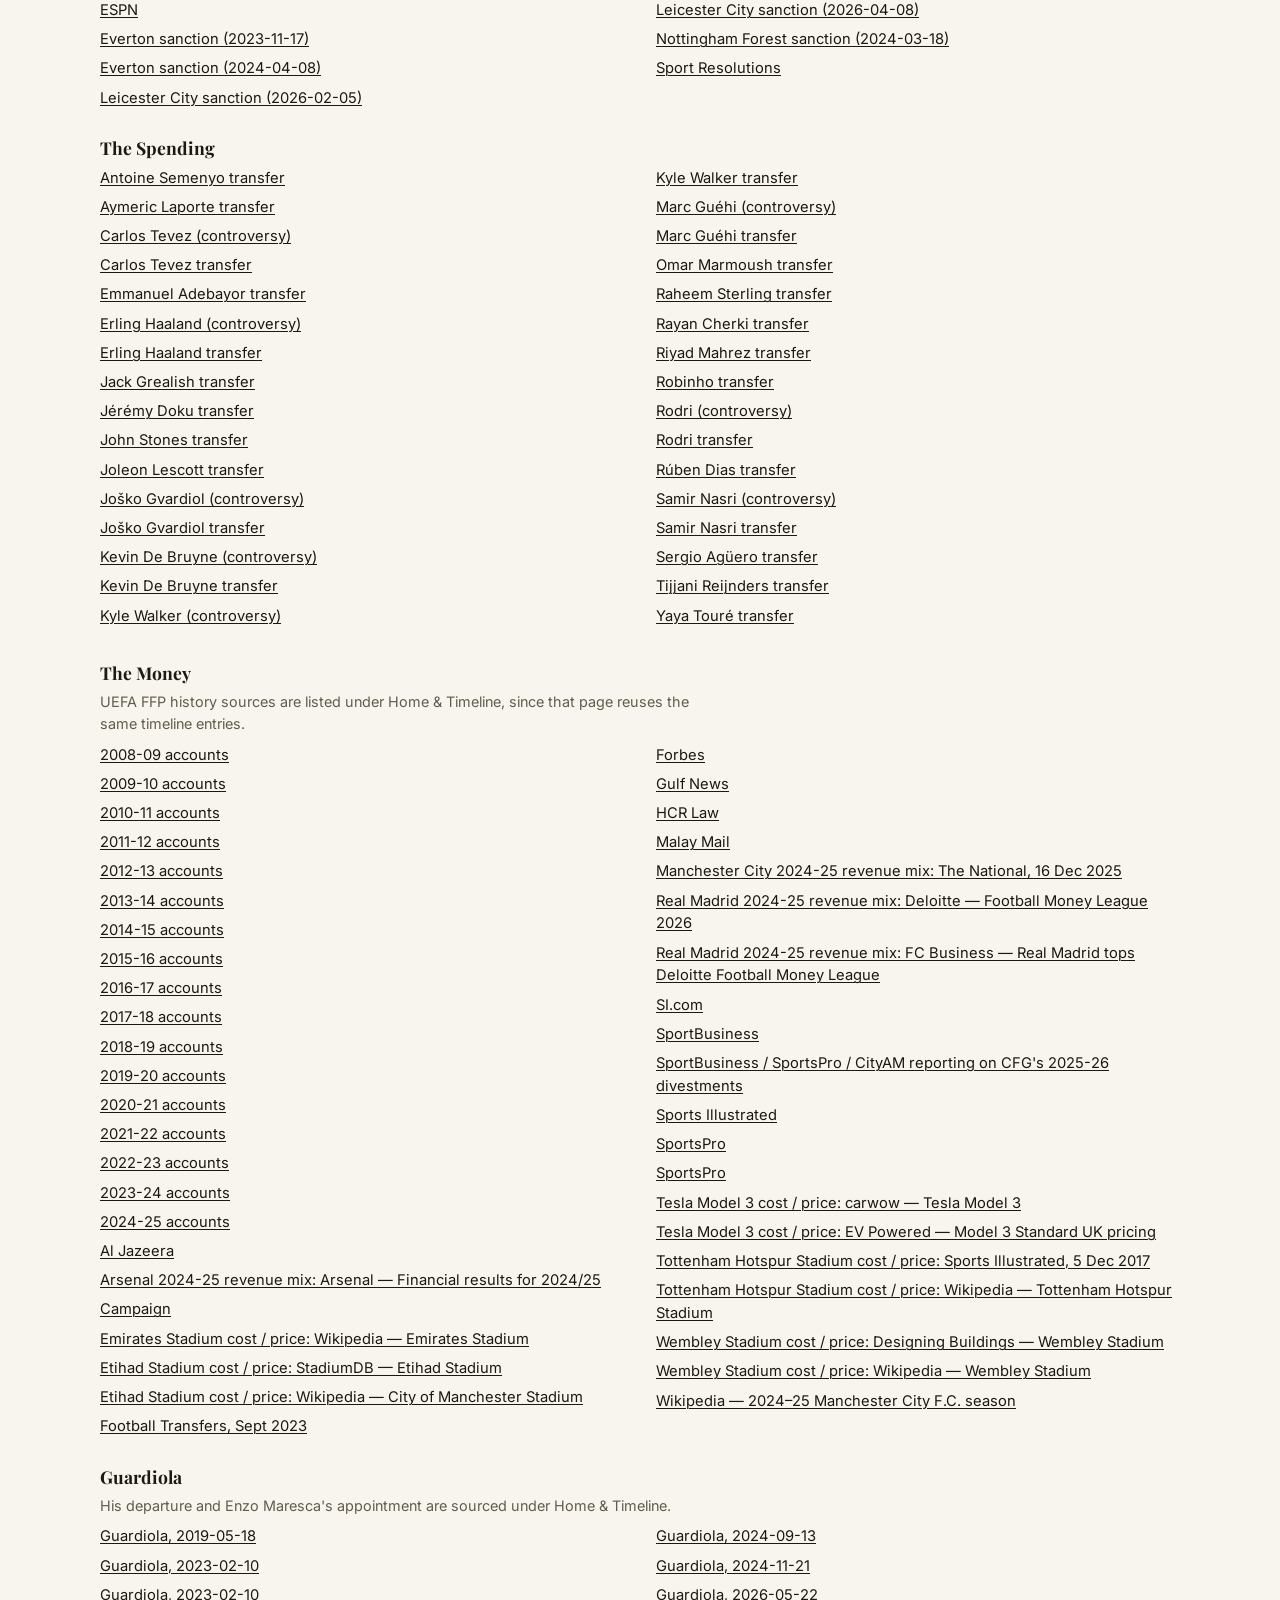
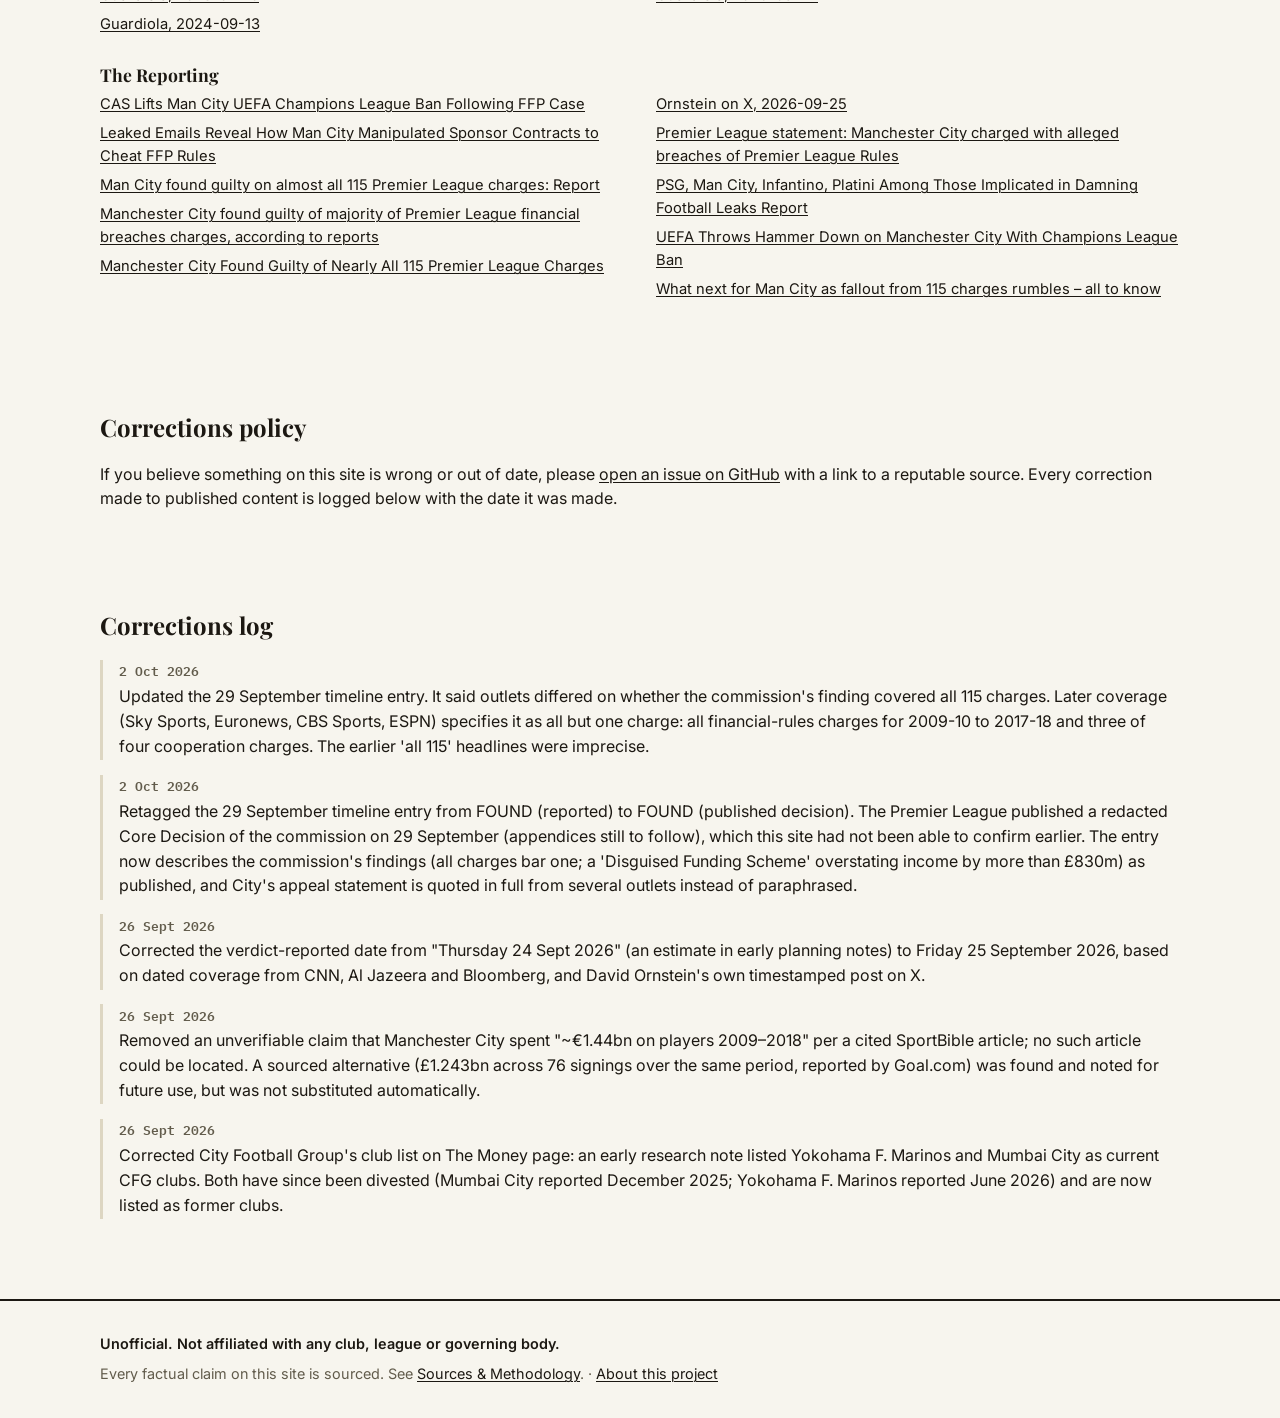
<file: sources.html>
<!DOCTYPE html>
<html lang="en">
  <head>
    <meta charset="UTF-8" />
    <meta name="viewport" content="width=device-width, initial-scale=1.0" />
    <title>Sources — The 115 Ledger</title>
    <meta name="description" content="Sources — part of The 115 Ledger, a sourced record of Manchester City's financial-rules case." />
    <link rel="canonical" href="https://ars3naltoby.github.io/The115Ledger/sources.html" />
    <meta property="og:type" content="website" />
    <meta property="og:site_name" content="The 115 Ledger" />
    <meta property="og:title" content="Sources — The 115 Ledger" />
    <meta property="og:description" content="Sources — part of The 115 Ledger, a sourced record of Manchester City's financial-rules case." />
    <meta property="og:url" content="https://ars3naltoby.github.io/The115Ledger/sources.html" />
    <meta property="og:image" content="https://ars3naltoby.github.io/The115Ledger/og-image.png" />
    <meta property="og:image:width" content="1200" />
    <meta property="og:image:height" content="630" />
    <meta property="og:image:alt" content="The 115 Ledger" />
    <meta name="twitter:card" content="summary_large_image" />
    <meta name="twitter:title" content="Sources — The 115 Ledger" />
    <meta name="twitter:description" content="Sources — part of The 115 Ledger, a sourced record of Manchester City's financial-rules case." />
    <meta name="twitter:image" content="https://ars3naltoby.github.io/The115Ledger/og-image.png" />
    <link rel="icon" type="image/svg+xml" href="favicon.svg" />
    <meta name="theme-color" content="#f8f7f2" media="(prefers-color-scheme: light)" />
    <meta name="theme-color" content="#14161a" media="(prefers-color-scheme: dark)" />
    <meta name="color-scheme" content="light dark" />
    <link rel="preconnect" href="https://fonts.googleapis.com" />
    <link rel="preconnect" href="https://fonts.gstatic.com" crossorigin />
    <link
      href="https://fonts.googleapis.com/css2?family=Playfair+Display:ital,wght@0,600;0,700;0,800;1,600;1,700&family=Inter:wght@400;500;600;700&family=IBM+Plex+Mono:wght@400;500;600&display=swap"
      rel="stylesheet"
    />
    <link rel="stylesheet" href="css/style.css" />
    <script>
      (function () {
        try {
          var stored = localStorage.getItem("theme");
          var theme = stored || (window.matchMedia("(prefers-color-scheme: dark)").matches ? "dark" : "light");
          document.documentElement.setAttribute("data-theme", theme);
        } catch (e) {
          document.documentElement.setAttribute("data-theme", "light");
        }
      })();
    </script>
  </head>
  <body>
  <a class="skip-link" href="#main">Skip to main content</a>
  <header class="site-header">
    <div class="header-inner">
      <a href="home.html" class="logo">The 115 <span class="logo-accent">Ledger</span></a>
      <nav class="site-nav" id="site-nav" aria-label="Primary">
        <ul>
        <li><a href="home.html">Home</a></li>
        <li><a href="timeline.html">Timeline</a></li>
        <li><a href="charges.html">The Charges</a></li>
        <li><a href="spending.html">The Spending</a></li>
        <li><a href="money.html">The Money</a></li>
        <li><a href="guardiola.html">Guardiola</a></li>
        <li><a href="reporting.html">The Reporting</a></li>
        <li><a href="sources.html">Sources</a></li>
        </ul>
      </nav>
      <div class="header-actions">
        <button id="theme-toggle" class="icon-button theme-toggle" type="button" aria-pressed="false" aria-label="Toggle dark and light theme">
          <svg class="icon-sun" viewBox="0 0 24 24" fill="none" stroke="currentColor" stroke-width="2" stroke-linecap="round" stroke-linejoin="round" aria-hidden="true">
            <circle cx="12" cy="12" r="4"></circle>
            <line x1="12" y1="2" x2="12" y2="4"></line>
            <line x1="12" y1="20" x2="12" y2="22"></line>
            <line x1="4.93" y1="4.93" x2="6.34" y2="6.34"></line>
            <line x1="17.66" y1="17.66" x2="19.07" y2="19.07"></line>
            <line x1="2" y1="12" x2="4" y2="12"></line>
            <line x1="20" y1="12" x2="22" y2="12"></line>
            <line x1="4.93" y1="19.07" x2="6.34" y2="17.66"></line>
            <line x1="17.66" y1="6.34" x2="19.07" y2="4.93"></line>
          </svg>
          <svg class="icon-moon" viewBox="0 0 24 24" fill="none" stroke="currentColor" stroke-width="2" stroke-linecap="round" stroke-linejoin="round" aria-hidden="true">
            <path d="M21 12.79A9 9 0 1 1 11.21 3 7 7 0 0 0 21 12.79z"></path>
          </svg>
        </button>
        <button id="nav-toggle" class="icon-button nav-toggle" type="button" aria-expanded="false" aria-controls="site-nav" aria-label="Toggle navigation menu">
          <span></span><span></span><span></span>
        </button>
      </div>
    </div>
  </header>
    <main id="main">
      <div class="container">
        <div class="page-header reveal">
          <h1>Sources &amp; Methodology</h1>
          <p>Every source used on this site, grouped by page; how the status labels work; and how corrections are handled.</p>
        </div>

        <section class="section" aria-labelledby="labels-heading">
          <h2 id="labels-heading">How status labels work</h2>
          <p>Every claim on this site about the case itself carries one of these labels, used precisely:</p>
          <dl class="label-glossary">
            <dt><span class="status-badge status-badge--sm status-pending">CHARGED / ALLEGED</span></dt>
            <dd>Before the independent commission's decision.</dd>
            <dt><span class="status-badge status-badge--sm status-reported">FOUND (reported)</span></dt>
            <dd>The verdict as reported by journalists (for example, The Athletic), before the commission's written decision is published.</dd>
            <dt><span class="status-badge status-badge--sm status-critical">FOUND (published decision)</span></dt>
            <dd>Only once the commission's written reasons are public — linked to the document itself.</dd>
            <dt><span class="status-badge status-badge--sm status-pending">SANCTION PENDING</span></dt>
            <dd>A finding exists but no sanction has been announced yet.</dd>
            <dt><span class="status-badge status-badge--sm status-appeal">UNDER APPEAL</span></dt>
            <dd>A finding or sanction has been announced and is being appealed by a party to the case.</dd>
            <dt><span class="status-badge status-badge--sm status-final">FINAL</span></dt>
            <dd>The matter is resolved and not subject to further appeal.</dd>
          </dl>
        </section>

        <section class="section" aria-labelledby="sources-heading">
          <h2 id="sources-heading">Sources by page</h2>
          <p class="chart-note">Compiled automatically from this site's own data files, so it stays in sync with what's actually cited elsewhere on the site.</p>
          <noscript>
            <p class="placeholder-panel">This list is compiled from the site's data files with JavaScript.</p>
          </noscript>
          <div id="sources-by-page">
            <p class="placeholder-panel">Loading…</p>
          </div>
        </section>

        <section class="section" aria-labelledby="corrections-policy-heading">
          <h2 id="corrections-policy-heading">Corrections policy</h2>
          <p>If you believe something on this site is wrong or out of date, please <a href="https://github.com/Ars3nalToby/The115Ledger/issues" rel="noopener" target="_blank">open an issue on GitHub</a> with a link to a reputable source. Every correction made to published content is logged below with the date it was made.</p>
        </section>

        <section class="section" aria-labelledby="corrections-log-heading">
          <h2 id="corrections-log-heading">Corrections log</h2>
          <ul class="corrections-log" id="corrections-log">
            <li class="placeholder-panel">Loading…</li>
          </ul>
        </section>
      </div>
    </main>
  <footer class="site-footer">
    <div class="container footer-inner">
      <p class="disclaimer">Unofficial. Not affiliated with any club, league or governing body.</p>
      <p class="footer-meta">Every factual claim on this site is sourced. See <a href="sources.html">Sources &amp; Methodology</a>. &middot; <a href="index.html">About this project</a></p>
    </div>
  </footer>
    <script src="js/main.js" defer></script>
    <script src="js/sources.js" defer></script>
  </body>
</html>
</file>
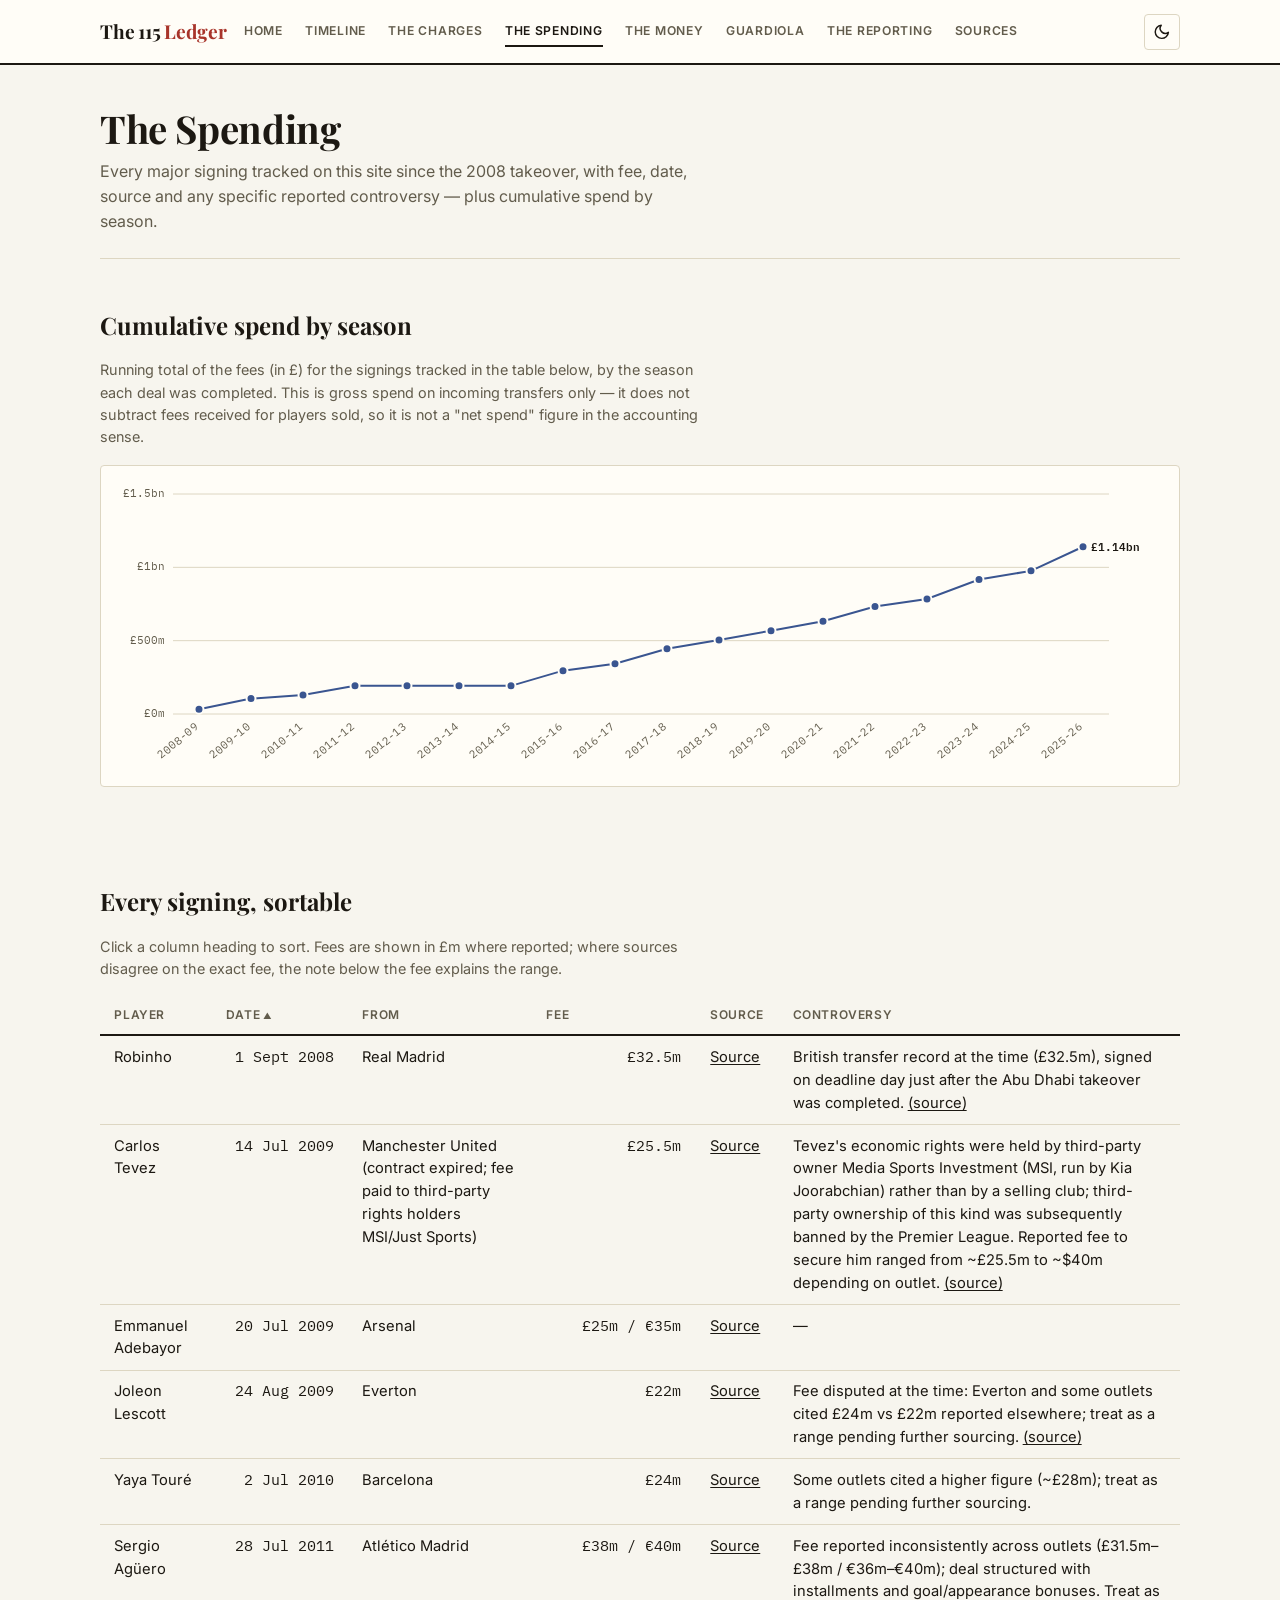
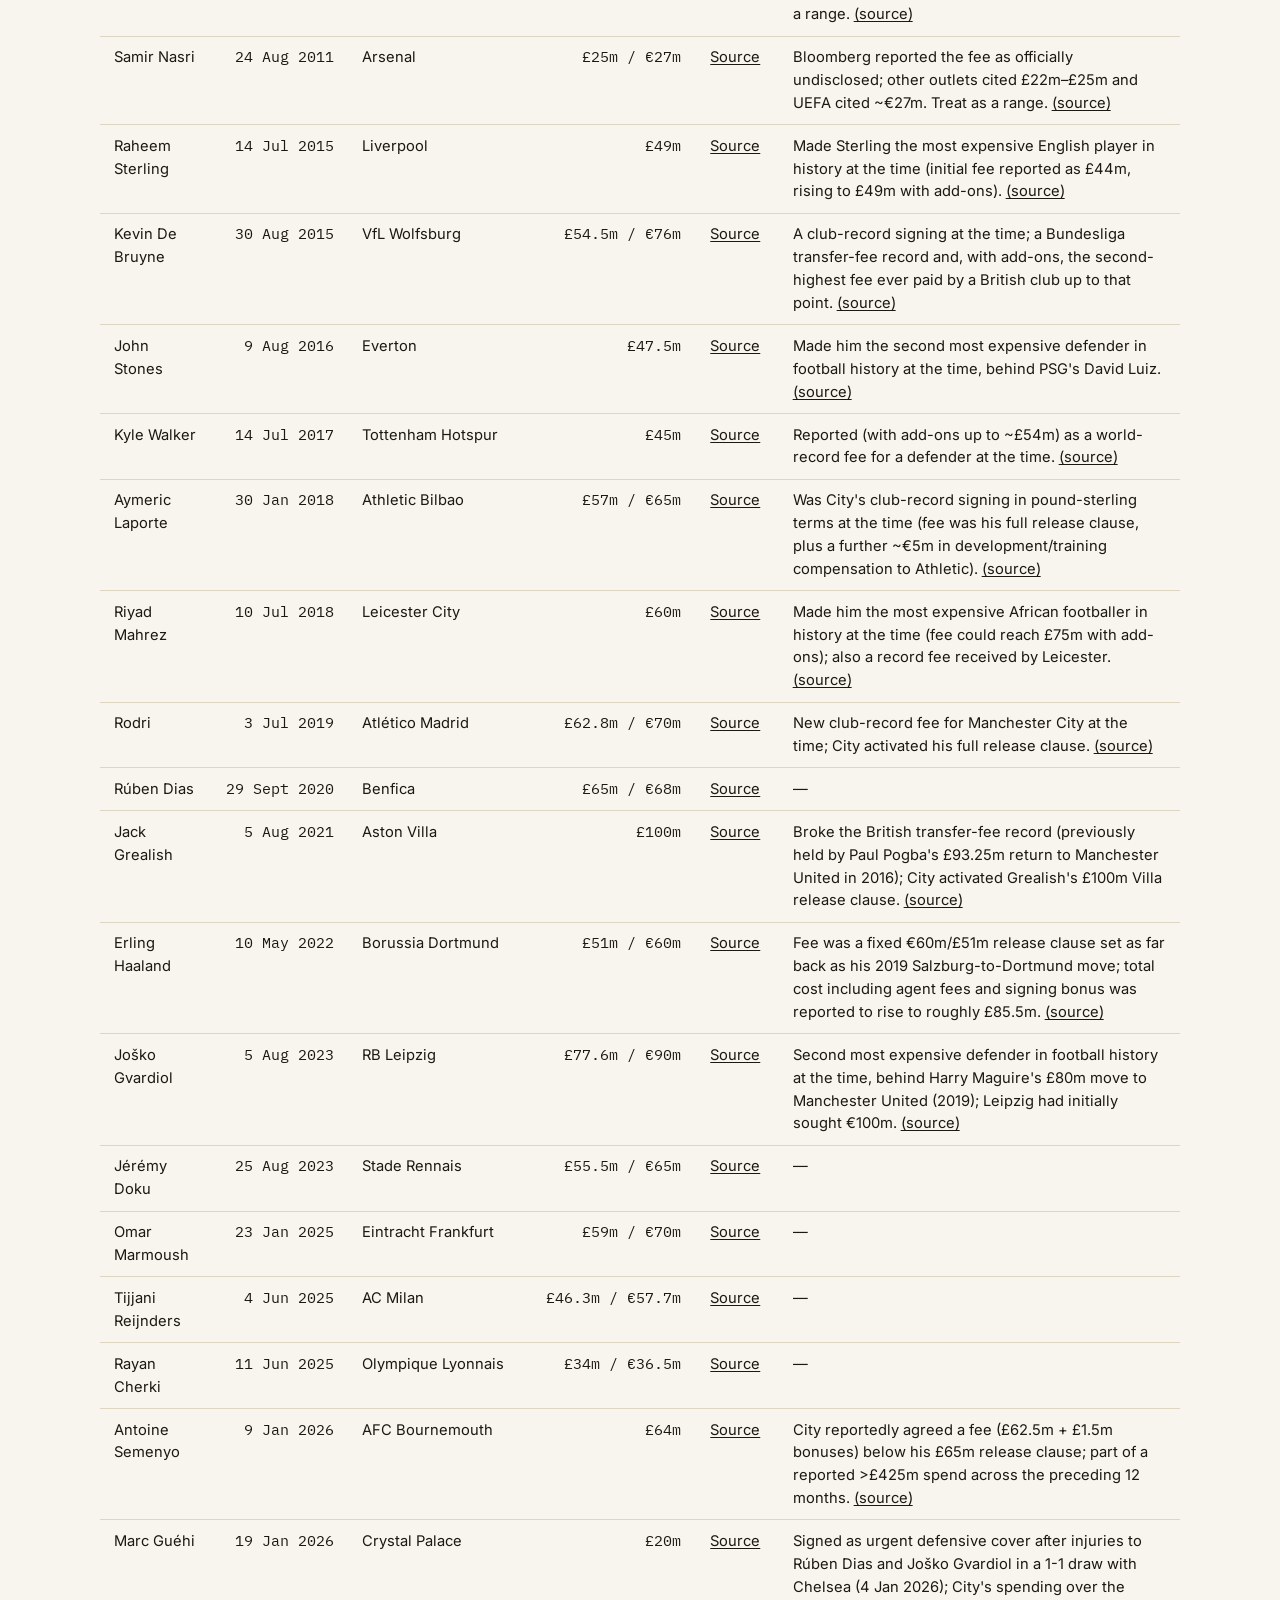
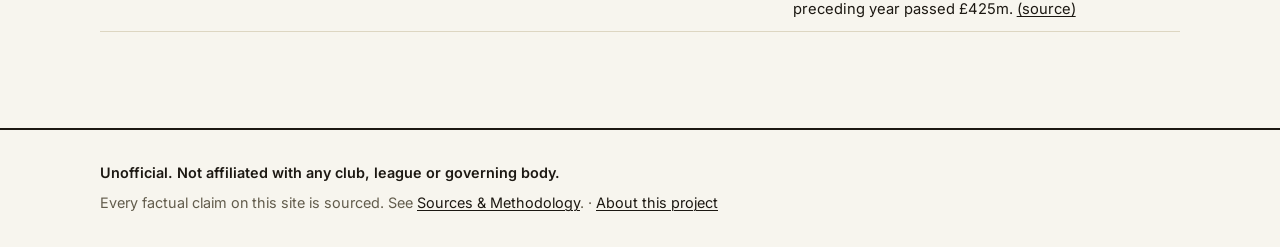
<file: spending.html>
<!DOCTYPE html>
<html lang="en">
  <head>
    <meta charset="UTF-8" />
    <meta name="viewport" content="width=device-width, initial-scale=1.0" />
    <title>The Spending — The 115 Ledger</title>
    <meta name="description" content="The Spending — part of The 115 Ledger, a sourced record of Manchester City's financial-rules case." />
    <link rel="canonical" href="https://ars3naltoby.github.io/The115Ledger/spending.html" />
    <meta property="og:type" content="website" />
    <meta property="og:site_name" content="The 115 Ledger" />
    <meta property="og:title" content="The Spending — The 115 Ledger" />
    <meta property="og:description" content="The Spending — part of The 115 Ledger, a sourced record of Manchester City's financial-rules case." />
    <meta property="og:url" content="https://ars3naltoby.github.io/The115Ledger/spending.html" />
    <meta property="og:image" content="https://ars3naltoby.github.io/The115Ledger/og-image.png" />
    <meta property="og:image:width" content="1200" />
    <meta property="og:image:height" content="630" />
    <meta property="og:image:alt" content="The 115 Ledger" />
    <meta name="twitter:card" content="summary_large_image" />
    <meta name="twitter:title" content="The Spending — The 115 Ledger" />
    <meta name="twitter:description" content="The Spending — part of The 115 Ledger, a sourced record of Manchester City's financial-rules case." />
    <meta name="twitter:image" content="https://ars3naltoby.github.io/The115Ledger/og-image.png" />
    <link rel="icon" type="image/svg+xml" href="favicon.svg" />
    <meta name="theme-color" content="#f8f7f2" media="(prefers-color-scheme: light)" />
    <meta name="theme-color" content="#14161a" media="(prefers-color-scheme: dark)" />
    <meta name="color-scheme" content="light dark" />
    <link rel="preconnect" href="https://fonts.googleapis.com" />
    <link rel="preconnect" href="https://fonts.gstatic.com" crossorigin />
    <link
      href="https://fonts.googleapis.com/css2?family=Playfair+Display:ital,wght@0,600;0,700;0,800;1,600;1,700&family=Inter:wght@400;500;600;700&family=IBM+Plex+Mono:wght@400;500;600&display=swap"
      rel="stylesheet"
    />
    <link rel="stylesheet" href="css/style.css" />
    <script>
      (function () {
        try {
          var stored = localStorage.getItem("theme");
          var theme = stored || (window.matchMedia("(prefers-color-scheme: dark)").matches ? "dark" : "light");
          document.documentElement.setAttribute("data-theme", theme);
        } catch (e) {
          document.documentElement.setAttribute("data-theme", "light");
        }
      })();
    </script>
  </head>
  <body>
  <a class="skip-link" href="#main">Skip to main content</a>
  <header class="site-header">
    <div class="header-inner">
      <a href="home.html" class="logo">The 115 <span class="logo-accent">Ledger</span></a>
      <nav class="site-nav" id="site-nav" aria-label="Primary">
        <ul>
        <li><a href="home.html">Home</a></li>
        <li><a href="timeline.html">Timeline</a></li>
        <li><a href="charges.html">The Charges</a></li>
        <li><a href="spending.html">The Spending</a></li>
        <li><a href="money.html">The Money</a></li>
        <li><a href="guardiola.html">Guardiola</a></li>
        <li><a href="reporting.html">The Reporting</a></li>
        <li><a href="sources.html">Sources</a></li>
        </ul>
      </nav>
      <div class="header-actions">
        <button id="theme-toggle" class="icon-button theme-toggle" type="button" aria-pressed="false" aria-label="Toggle dark and light theme">
          <svg class="icon-sun" viewBox="0 0 24 24" fill="none" stroke="currentColor" stroke-width="2" stroke-linecap="round" stroke-linejoin="round" aria-hidden="true">
            <circle cx="12" cy="12" r="4"></circle>
            <line x1="12" y1="2" x2="12" y2="4"></line>
            <line x1="12" y1="20" x2="12" y2="22"></line>
            <line x1="4.93" y1="4.93" x2="6.34" y2="6.34"></line>
            <line x1="17.66" y1="17.66" x2="19.07" y2="19.07"></line>
            <line x1="2" y1="12" x2="4" y2="12"></line>
            <line x1="20" y1="12" x2="22" y2="12"></line>
            <line x1="4.93" y1="19.07" x2="6.34" y2="17.66"></line>
            <line x1="17.66" y1="6.34" x2="19.07" y2="4.93"></line>
          </svg>
          <svg class="icon-moon" viewBox="0 0 24 24" fill="none" stroke="currentColor" stroke-width="2" stroke-linecap="round" stroke-linejoin="round" aria-hidden="true">
            <path d="M21 12.79A9 9 0 1 1 11.21 3 7 7 0 0 0 21 12.79z"></path>
          </svg>
        </button>
        <button id="nav-toggle" class="icon-button nav-toggle" type="button" aria-expanded="false" aria-controls="site-nav" aria-label="Toggle navigation menu">
          <span></span><span></span><span></span>
        </button>
      </div>
    </div>
  </header>
    <main id="main">
      <div class="container">
        <div class="page-header reveal">
          <h1>The Spending</h1>
          <p>Every major signing tracked on this site since the 2008 takeover, with fee, date, source and any specific reported controversy — plus cumulative spend by season.</p>
        </div>

        <noscript>
          <p class="placeholder-panel">This page loads from <code>data/transfers.json</code> with JavaScript. Enable JavaScript, or read that file directly, to see the figures.</p>
        </noscript>

        <section class="section" aria-labelledby="cumulative-heading">
          <h2 id="cumulative-heading">Cumulative spend by season</h2>
          <p class="chart-note">Running total of the fees (in £) for the signings tracked in the table below, by the season each deal was completed. This is gross spend on incoming transfers only — it does not subtract fees received for players sold, so it is not a "net spend" figure in the accounting sense.</p>
          <div class="chart-scroll" id="chart-cumulative"></div>
        </section>

        <section class="section" aria-labelledby="table-heading">
          <h2 id="table-heading">Every signing, sortable</h2>
          <p class="chart-note">Click a column heading to sort. Fees are shown in £m where reported; where sources disagree on the exact fee, the note below the fee explains the range.</p>
          <div class="table-scroll">
            <table class="data-table sortable-table" id="transfers-table">
              <thead>
                <tr>
                  <th scope="col" data-sort="player" tabindex="0" aria-label="Sort by player">Player</th>
                  <th scope="col" data-sort="date" tabindex="0" aria-label="Sort by date" aria-sort="ascending">Date</th>
                  <th scope="col" data-sort="from_club" tabindex="0" aria-label="Sort by club">From</th>
                  <th scope="col" data-sort="fee_gbp" tabindex="0" aria-label="Sort by fee">Fee</th>
                  <th scope="col">Source</th>
                  <th scope="col">Controversy</th>
                </tr>
              </thead>
              <tbody id="transfers-table-body">
                <tr><td colspan="6">Loading…</td></tr>
              </tbody>
            </table>
          </div>
        </section>
      </div>
    </main>
  <footer class="site-footer">
    <div class="container footer-inner">
      <p class="disclaimer">Unofficial. Not affiliated with any club, league or governing body.</p>
      <p class="footer-meta">Every factual claim on this site is sourced. See <a href="sources.html">Sources &amp; Methodology</a>. &middot; <a href="index.html">About this project</a></p>
    </div>
  </footer>
    <script src="js/main.js" defer></script>
    <script src="js/charts.js" defer></script>
    <script src="js/spending.js" defer></script>
  </body>
</html>
</file>
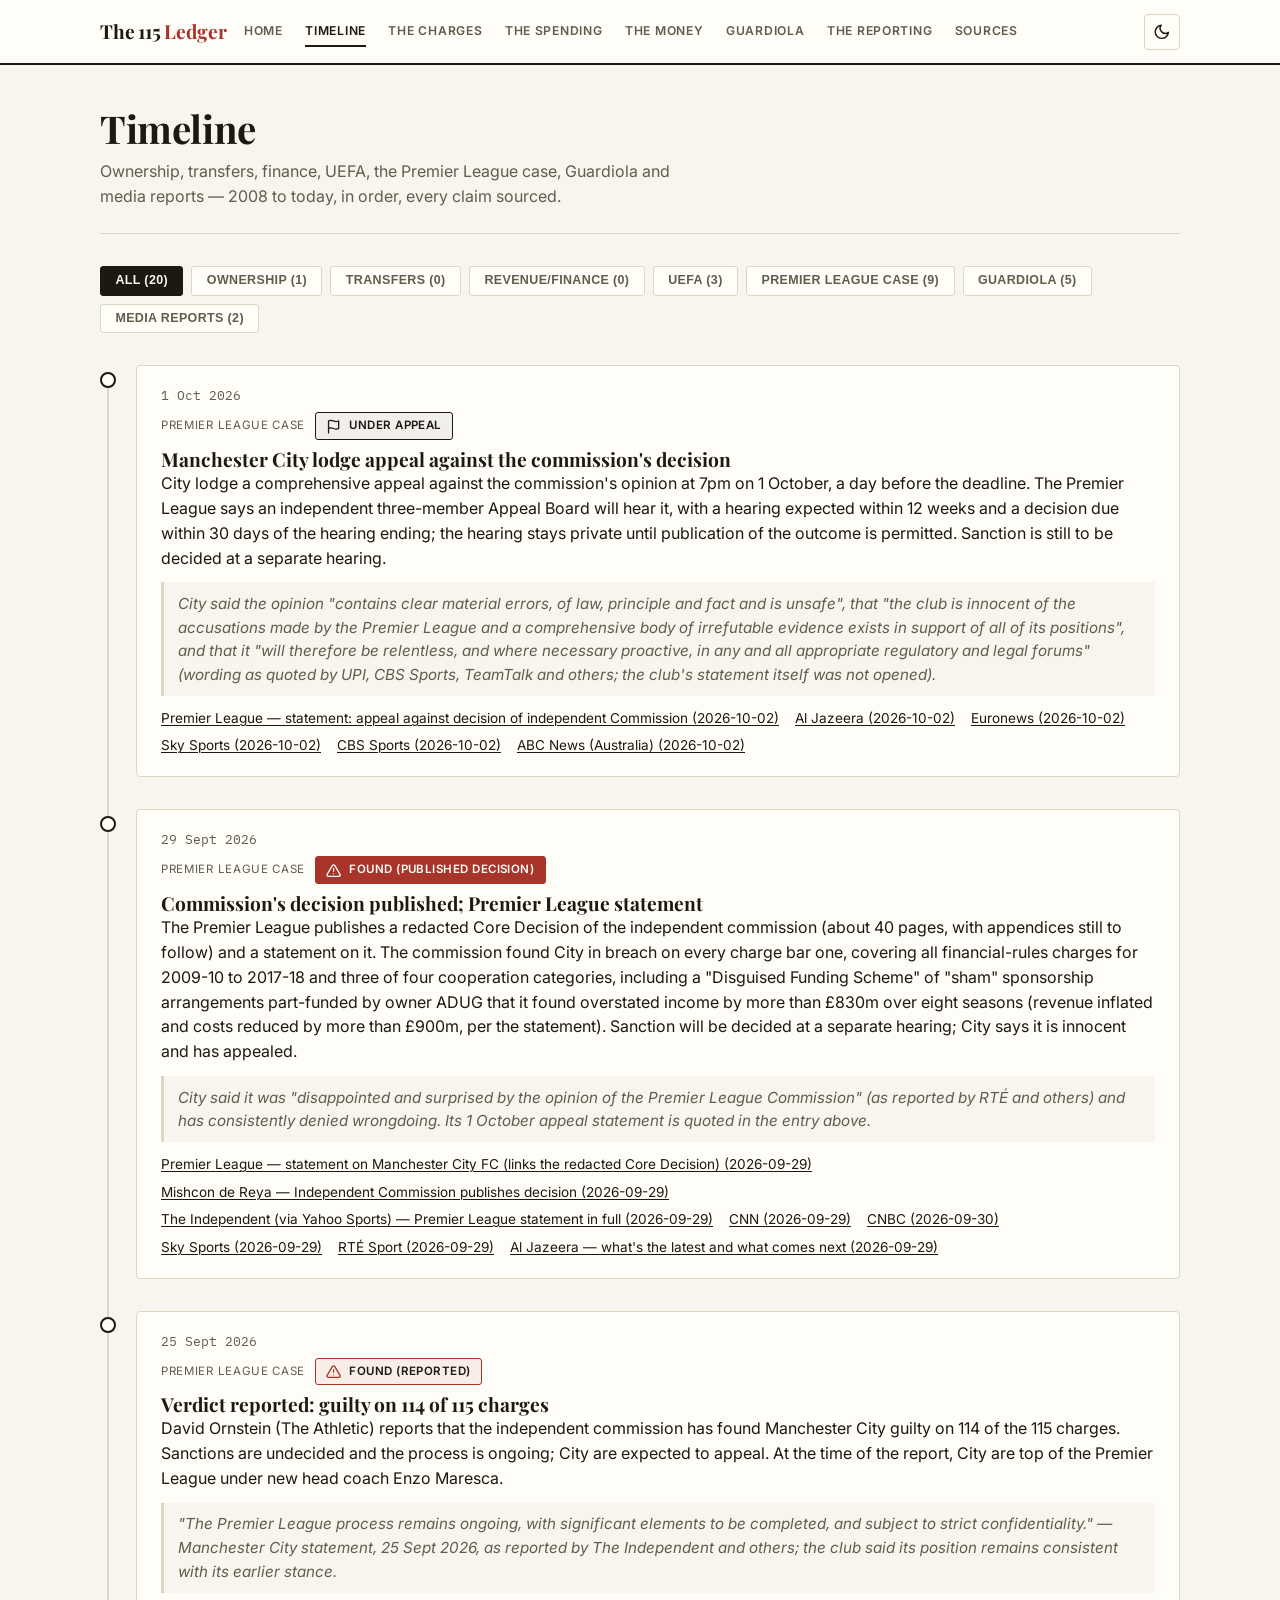
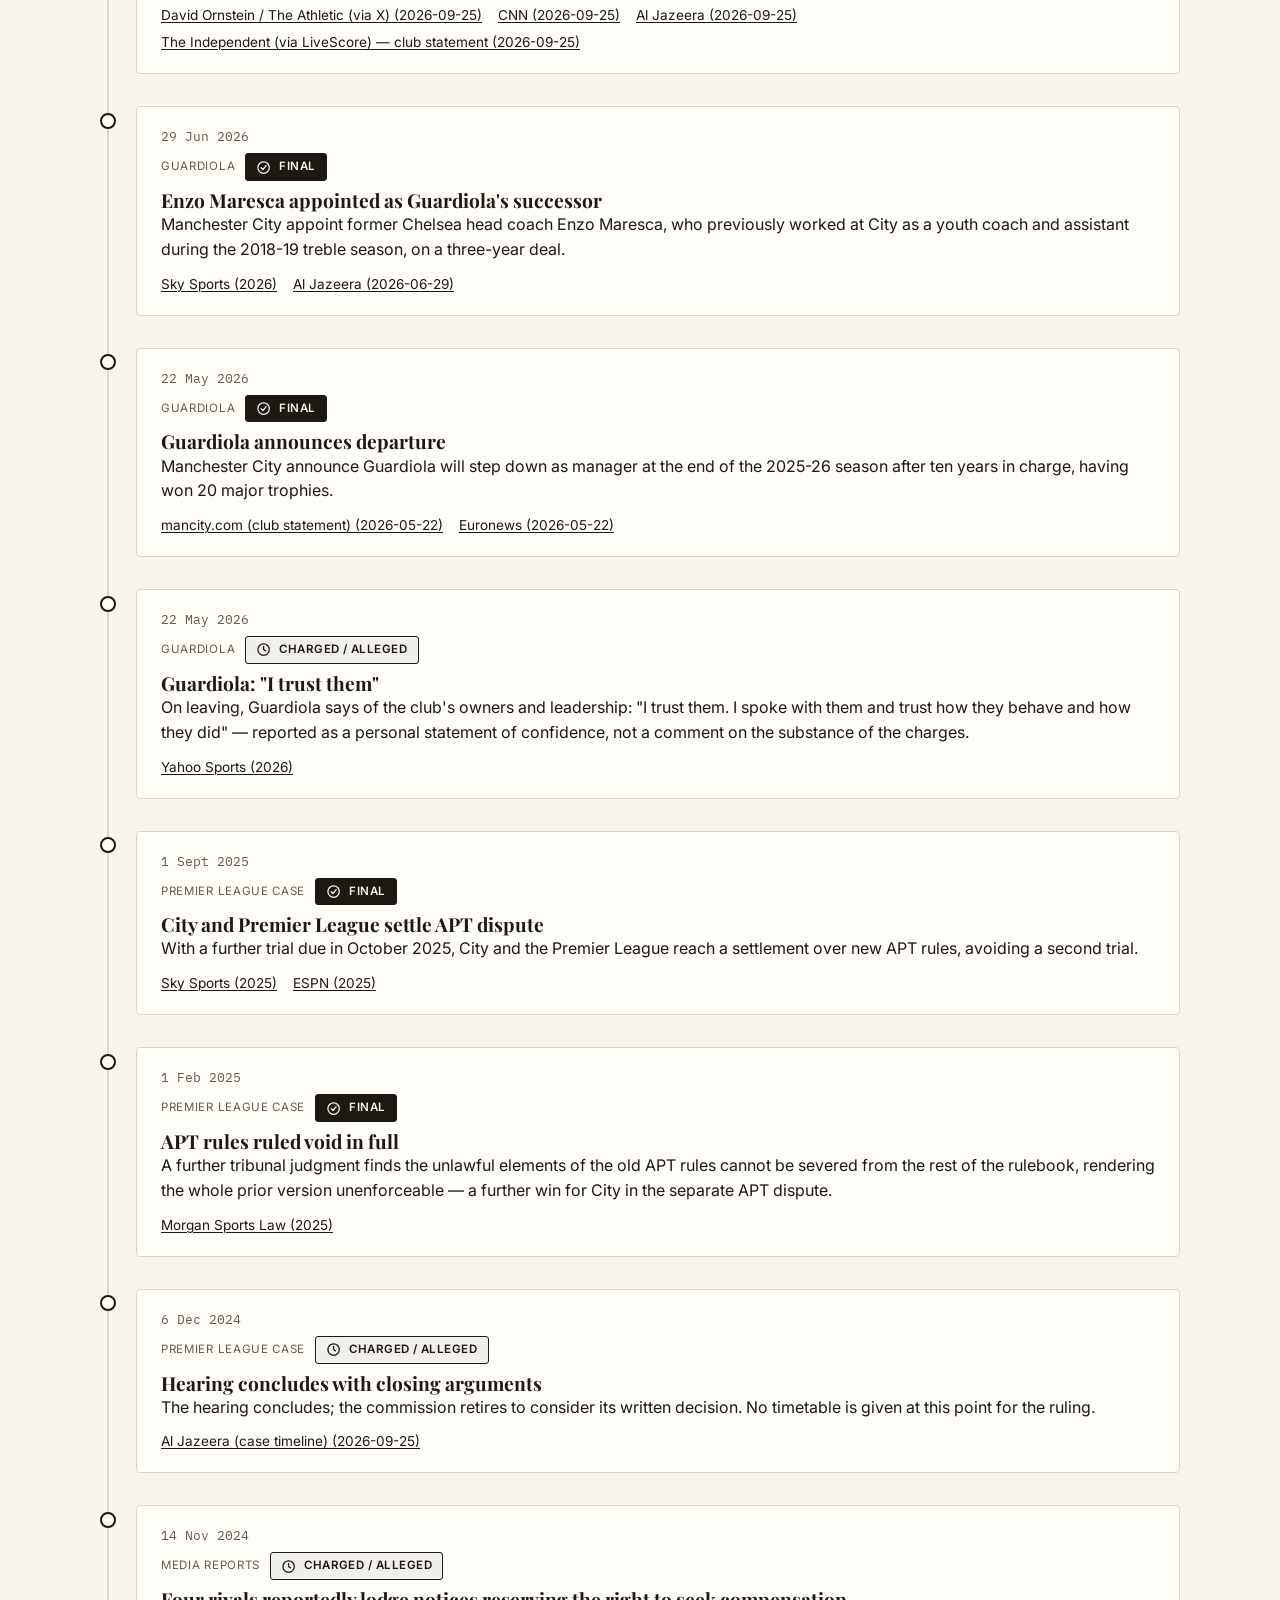
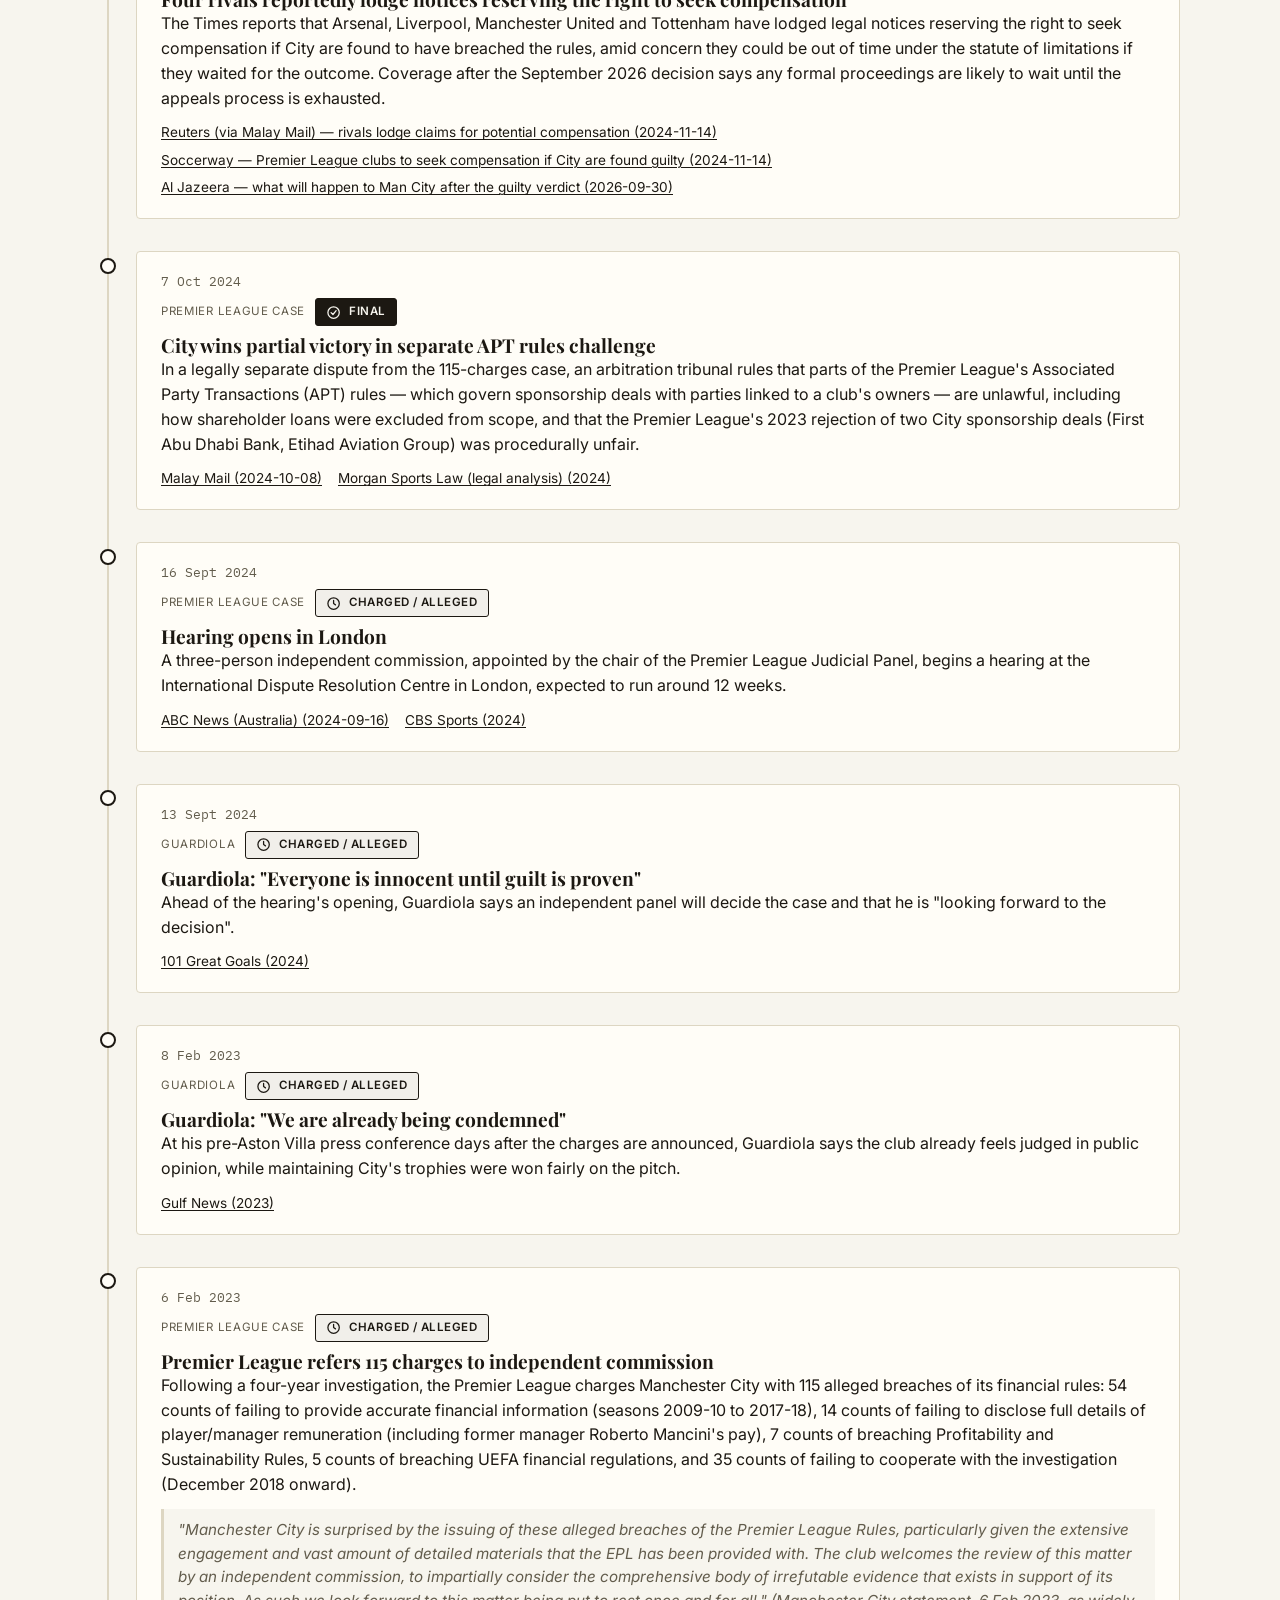
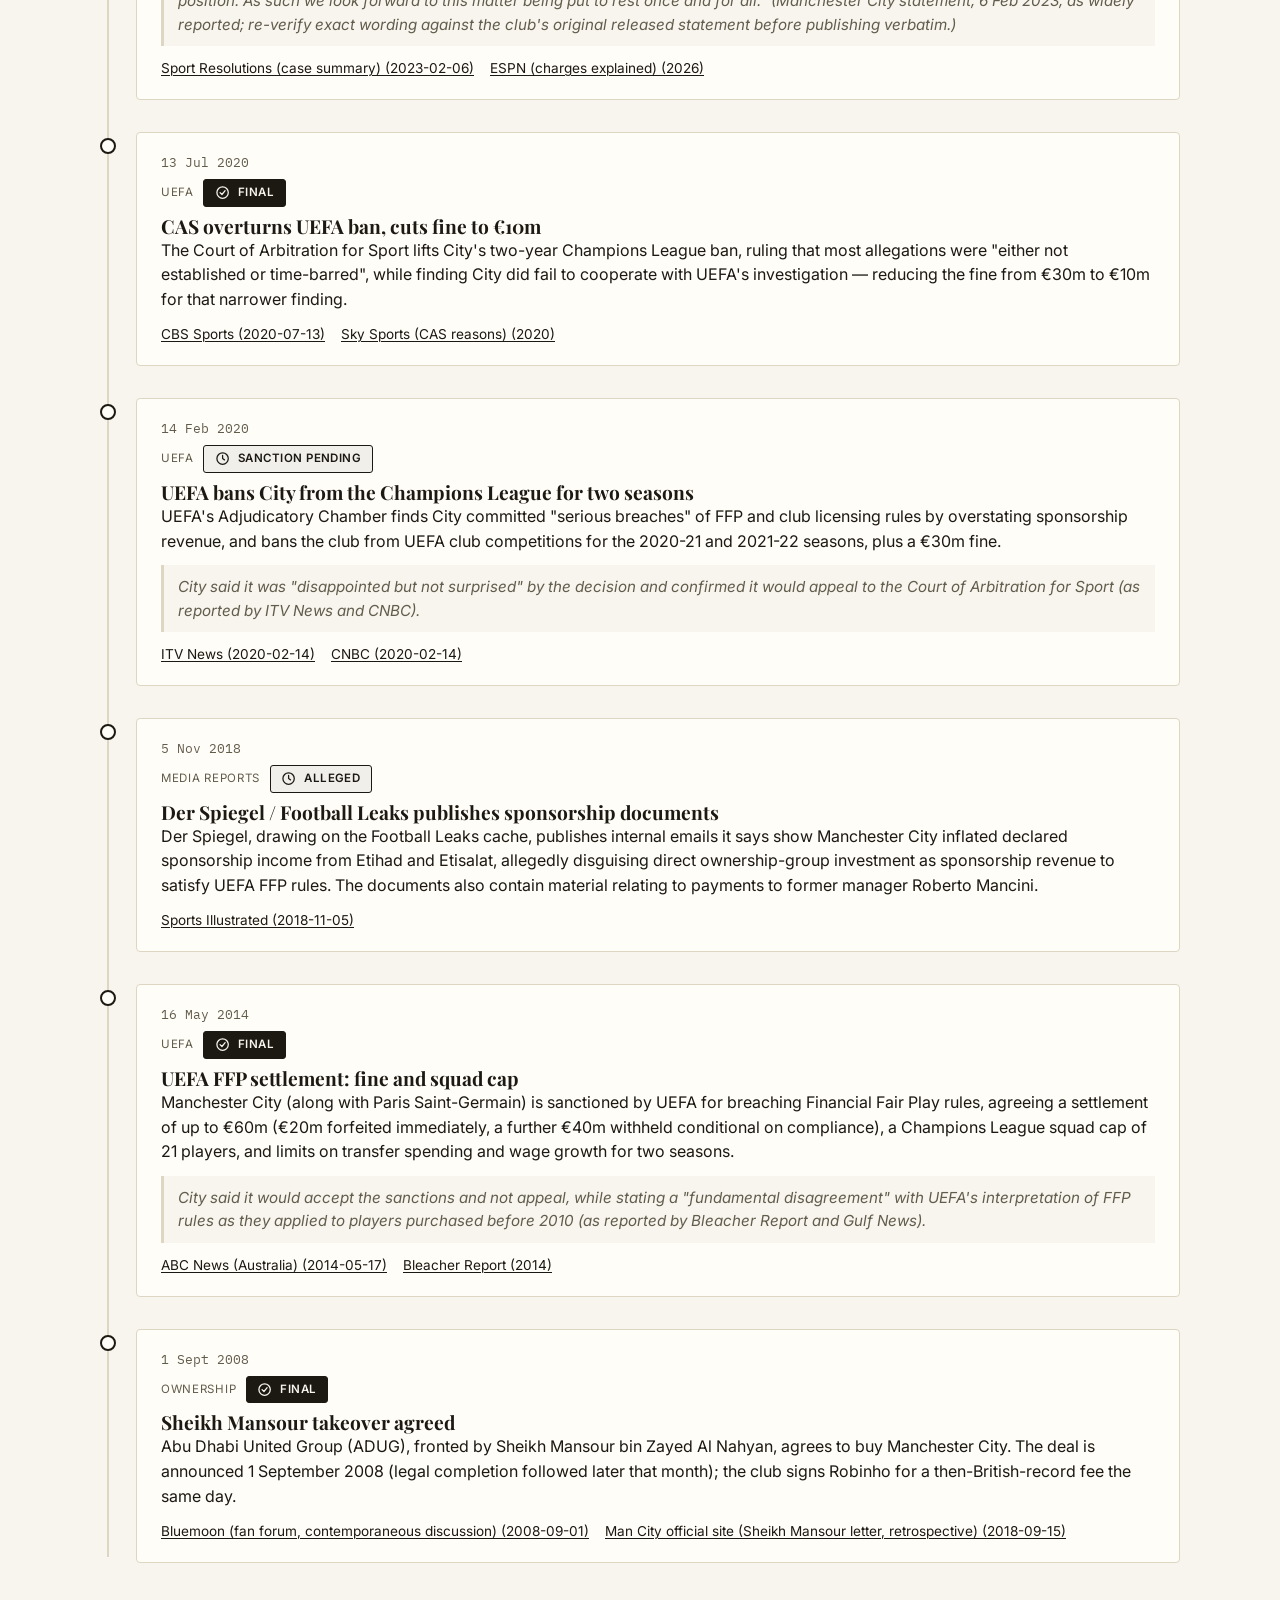
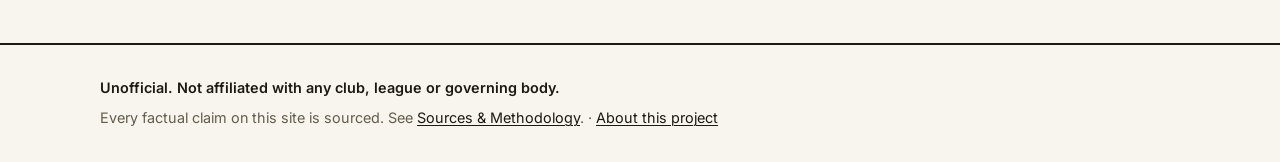
<file: timeline.html>
<!DOCTYPE html>
<html lang="en">
  <head>
    <meta charset="UTF-8" />
    <meta name="viewport" content="width=device-width, initial-scale=1.0" />
    <title>Timeline — The 115 Ledger</title>
    <meta name="description" content="Timeline — part of The 115 Ledger, a sourced record of Manchester City's financial-rules case." />
    <link rel="canonical" href="https://ars3naltoby.github.io/The115Ledger/timeline.html" />
    <meta property="og:type" content="website" />
    <meta property="og:site_name" content="The 115 Ledger" />
    <meta property="og:title" content="Timeline — The 115 Ledger" />
    <meta property="og:description" content="Timeline — part of The 115 Ledger, a sourced record of Manchester City's financial-rules case." />
    <meta property="og:url" content="https://ars3naltoby.github.io/The115Ledger/timeline.html" />
    <meta property="og:image" content="https://ars3naltoby.github.io/The115Ledger/og-image.png" />
    <meta property="og:image:width" content="1200" />
    <meta property="og:image:height" content="630" />
    <meta property="og:image:alt" content="The 115 Ledger" />
    <meta name="twitter:card" content="summary_large_image" />
    <meta name="twitter:title" content="Timeline — The 115 Ledger" />
    <meta name="twitter:description" content="Timeline — part of The 115 Ledger, a sourced record of Manchester City's financial-rules case." />
    <meta name="twitter:image" content="https://ars3naltoby.github.io/The115Ledger/og-image.png" />
    <link rel="icon" type="image/svg+xml" href="favicon.svg" />
    <meta name="theme-color" content="#f8f7f2" media="(prefers-color-scheme: light)" />
    <meta name="theme-color" content="#14161a" media="(prefers-color-scheme: dark)" />
    <meta name="color-scheme" content="light dark" />
    <link rel="preconnect" href="https://fonts.googleapis.com" />
    <link rel="preconnect" href="https://fonts.gstatic.com" crossorigin />
    <link
      href="https://fonts.googleapis.com/css2?family=Playfair+Display:ital,wght@0,600;0,700;0,800;1,600;1,700&family=Inter:wght@400;500;600;700&family=IBM+Plex+Mono:wght@400;500;600&display=swap"
      rel="stylesheet"
    />
    <link rel="stylesheet" href="css/style.css" />
    <script>
      (function () {
        try {
          var stored = localStorage.getItem("theme");
          var theme = stored || (window.matchMedia("(prefers-color-scheme: dark)").matches ? "dark" : "light");
          document.documentElement.setAttribute("data-theme", theme);
        } catch (e) {
          document.documentElement.setAttribute("data-theme", "light");
        }
      })();
    </script>
  </head>
  <body>
  <a class="skip-link" href="#main">Skip to main content</a>
  <header class="site-header">
    <div class="header-inner">
      <a href="home.html" class="logo">The 115 <span class="logo-accent">Ledger</span></a>
      <nav class="site-nav" id="site-nav" aria-label="Primary">
        <ul>
        <li><a href="home.html">Home</a></li>
        <li><a href="timeline.html">Timeline</a></li>
        <li><a href="charges.html">The Charges</a></li>
        <li><a href="spending.html">The Spending</a></li>
        <li><a href="money.html">The Money</a></li>
        <li><a href="guardiola.html">Guardiola</a></li>
        <li><a href="reporting.html">The Reporting</a></li>
        <li><a href="sources.html">Sources</a></li>
        </ul>
      </nav>
      <div class="header-actions">
        <button id="theme-toggle" class="icon-button theme-toggle" type="button" aria-pressed="false" aria-label="Toggle dark and light theme">
          <svg class="icon-sun" viewBox="0 0 24 24" fill="none" stroke="currentColor" stroke-width="2" stroke-linecap="round" stroke-linejoin="round" aria-hidden="true">
            <circle cx="12" cy="12" r="4"></circle>
            <line x1="12" y1="2" x2="12" y2="4"></line>
            <line x1="12" y1="20" x2="12" y2="22"></line>
            <line x1="4.93" y1="4.93" x2="6.34" y2="6.34"></line>
            <line x1="17.66" y1="17.66" x2="19.07" y2="19.07"></line>
            <line x1="2" y1="12" x2="4" y2="12"></line>
            <line x1="20" y1="12" x2="22" y2="12"></line>
            <line x1="4.93" y1="19.07" x2="6.34" y2="17.66"></line>
            <line x1="17.66" y1="6.34" x2="19.07" y2="4.93"></line>
          </svg>
          <svg class="icon-moon" viewBox="0 0 24 24" fill="none" stroke="currentColor" stroke-width="2" stroke-linecap="round" stroke-linejoin="round" aria-hidden="true">
            <path d="M21 12.79A9 9 0 1 1 11.21 3 7 7 0 0 0 21 12.79z"></path>
          </svg>
        </button>
        <button id="nav-toggle" class="icon-button nav-toggle" type="button" aria-expanded="false" aria-controls="site-nav" aria-label="Toggle navigation menu">
          <span></span><span></span><span></span>
        </button>
      </div>
    </div>
  </header>
    <main id="main">
      <div class="container">
        <div class="page-header reveal">
          <h1>Timeline</h1>
          <p>Ownership, transfers, finance, UEFA, the Premier League case, Guardiola and media reports — 2008 to today, in order, every claim sourced.</p>
        </div>

        <div class="section">
          <h2 class="visually-hidden">Timeline entries</h2>
          <div class="timeline-filters" id="timeline-filters" role="group" aria-label="Filter timeline by category">
            <button type="button" class="filter-chip is-active" data-filter="all">All</button>
          </div>

          <noscript>
            <p class="placeholder-panel">This page loads timeline entries from <code>data/timeline.json</code> with JavaScript. Enable JavaScript, or read that file directly, to see the timeline.</p>
          </noscript>

          <ol class="timeline-list" id="timeline-list" aria-live="polite">
            <li class="placeholder-panel">Loading timeline…</li>
          </ol>
        </div>
      </div>
    </main>
  <footer class="site-footer">
    <div class="container footer-inner">
      <p class="disclaimer">Unofficial. Not affiliated with any club, league or governing body.</p>
      <p class="footer-meta">Every factual claim on this site is sourced. See <a href="sources.html">Sources &amp; Methodology</a>. &middot; <a href="index.html">About this project</a></p>
    </div>
  </footer>
    <script src="js/main.js" defer></script>
    <script src="js/timeline.js" defer></script>
  </body>
</html>
</file>
<file: css/style.css>
/* The 115 Ledger — "investigative financial ledger" identity.
   Paper + ink + one reserved red accent. Serif headlines, sans body,
   monospace tabular figures for every structured number and date. */

:root {
  --bg: #f7f5ee;
  --bg-elevated: #fffdf7;
  --text: #1c1812;
  --text-muted: #625c4c;
  --border: #ddd6c2;
  --accent: #a8342a;
  --accent-contrast: #fffdf7;
  --accent-tint: rgba(168, 52, 42, 0.08);
  --ink-tint: rgba(28, 24, 18, 0.06);
  --focus-ring: #a5710f;
  --link: var(--text);
  --link-visited: var(--text);
  --header-bg: #fffdf7;
  --shadow: 0 1px 2px rgba(20, 16, 8, 0.08), 0 6px 16px rgba(20, 16, 8, 0.06);

  /* Validated chart palette (dataviz skill: categorical + diverging pass
     light/dark, CVD and contrast checks). Ink-navy reads as the "black
     ink" entry; red is the ledger's classic mark for a negative figure;
     teal is the third categorical identity. */
  --chart-ink: #3a5590;
  --chart-red: #a8342a;
  --chart-teal: #0d8a72;

  --font-serif: "Playfair Display", Georgia, "Times New Roman", serif;
  --font-body: "Inter", -apple-system, BlinkMacSystemFont, "Segoe UI", Roboto, Helvetica, Arial, sans-serif;
  --font-mono: "IBM Plex Mono", ui-monospace, SFMono-Regular, "SF Mono", Menlo, Consolas, monospace;

  --max-width: 1120px;
}

:root[data-theme="dark"] {
  --bg: #14120f;
  --bg-elevated: #1c1a15;
  --text: #ece7da;
  --text-muted: #a89f8a;
  --border: #3a362a;
  --accent: #d9564a;
  --accent-contrast: #14120f;
  --accent-tint: rgba(217, 86, 74, 0.16);
  --ink-tint: rgba(236, 231, 218, 0.08);
  --focus-ring: #e0a940;
  --header-bg: #1c1a15;
  --shadow: 0 1px 2px rgba(0, 0, 0, 0.5), 0 6px 16px rgba(0, 0, 0, 0.4);

  --chart-ink: #5580c8;
  --chart-red: #d9564a;
  --chart-teal: #2fa88f;
}

@media (prefers-color-scheme: dark) {
  :root:not([data-theme="light"]):not([data-theme="dark"]) {
    --bg: #14120f;
    --bg-elevated: #1c1a15;
    --text: #ece7da;
    --text-muted: #a89f8a;
    --border: #3a362a;
    --accent: #d9564a;
    --accent-contrast: #14120f;
    --accent-tint: rgba(217, 86, 74, 0.16);
    --ink-tint: rgba(236, 231, 218, 0.08);
    --focus-ring: #e0a940;
    --header-bg: #1c1a15;
    --shadow: 0 1px 2px rgba(0, 0, 0, 0.5), 0 6px 16px rgba(0, 0, 0, 0.4);

    --chart-ink: #5580c8;
    --chart-red: #d9564a;
    --chart-teal: #2fa88f;
  }
}

* {
  box-sizing: border-box;
}

html {
  color-scheme: light dark;
}

body {
  margin: 0;
  background: var(--bg);
  color: var(--text);
  font-family: var(--font-body);
  line-height: 1.55;
  -webkit-font-smoothing: antialiased;
  text-rendering: optimizeLegibility;
}

h1,
h2,
h3 {
  font-family: var(--font-serif);
  font-weight: 700;
  line-height: 1.2;
}

/* Smooth, subtle theme-switch transition on the surfaces that actually
   change color, rather than a jarring instant snap. */
body,
.site-header,
.stat-tile,
.charge-card,
.quote-card,
.sponsorship-card,
.tweet-fallback-card,
.timeline-card,
.latest-item,
.status-badge,
.filter-chip,
.rules-box,
.editorial-note,
.data-table,
.charges-chart,
.chart-scroll {
  transition: background-color 0.25s ease, color 0.25s ease, border-color 0.25s ease, box-shadow 0.25s ease;
}

@media (prefers-reduced-motion: reduce) {
  *,
  *::before,
  *::after {
    animation-duration: 0.001ms !important;
    animation-iteration-count: 1 !important;
    transition-duration: 0.001ms !important;
    scroll-behavior: auto !important;
  }
}

html {
  scroll-behavior: smooth;
}

/* Scroll-reveal: elements start hidden only when JS + motion are both
   available (see js/main.js SiteMotion). No-JS and reduced-motion users
   see everything immediately — this is progressive enhancement only. */
@media (prefers-reduced-motion: no-preference) {
  .reveal {
    opacity: 0;
    transform: translateY(16px);
    transition: opacity 0.5s ease, transform 0.5s ease;
    transition-delay: var(--reveal-delay, 0ms);
  }

  .reveal.is-visible {
    opacity: 1;
    transform: translateY(0);
  }
}

/* Hover lift for card-style components across the site. Border darkens
   to ink on hover — the red accent stays reserved for figures. */
.charge-card,
.quote-card,
.sponsorship-card,
.tweet-fallback-card,
.timeline-card,
.latest-item,
.stat-tile {
  transition: transform 0.2s ease, box-shadow 0.2s ease, border-color 0.2s ease;
}

.charge-card:hover,
.quote-card:hover,
.sponsorship-card:hover,
.tweet-fallback-card:hover,
.timeline-card:hover,
.latest-item:hover,
.stat-tile:hover {
  transform: translateY(-3px);
  box-shadow: var(--shadow);
  border-color: var(--text);
}

img {
  max-width: 100%;
  display: block;
}

a {
  color: var(--link);
  text-decoration: underline;
  text-decoration-thickness: 1px;
  text-underline-offset: 0.15em;
}

a:hover {
  text-decoration-thickness: 2px;
}

a:visited {
  color: var(--link-visited);
}

a:focus-visible,
button:focus-visible,
input:focus-visible,
select:focus-visible {
  outline: 3px solid var(--focus-ring);
  outline-offset: 2px;
}

/* A structured, standalone number: stat tiles, table figures, chart
   labels, dates. Monospace + tabular figures so digits line up like a
   ledger column. Not colored — color is reserved for genuinely "key"
   figures (the hero timer, chart losses), applied per component below. */
.num {
  font-family: var(--font-mono);
  font-variant-numeric: tabular-nums;
  font-feature-settings: "tnum" 1;
}

.data-table td.num,
.data-table th.num,
.charges-chart td.num,
.charges-chart th.num {
  text-align: right;
  white-space: nowrap;
}

.skip-link {
  position: absolute;
  left: -9999px;
  top: 0;
  background: var(--accent);
  color: var(--accent-contrast);
  padding: 0.75rem 1rem;
  z-index: 100;
  border-radius: 0 0 6px 0;
  text-decoration: none;
}

.skip-link:focus {
  left: 0;
}

.container {
  width: 100%;
  max-width: var(--max-width);
  margin: 0 auto;
  padding: 0 1.25rem;
}

/* Header / nav — a masthead, not an app bar */

.site-header {
  position: sticky;
  top: 0;
  z-index: 50;
  background: var(--header-bg);
  border-bottom: 2px solid var(--text);
}

.header-inner {
  max-width: var(--max-width);
  margin: 0 auto;
  padding: 0.85rem 1.25rem;
  display: flex;
  align-items: center;
  gap: 1rem;
}

.logo {
  font-family: var(--font-serif);
  font-weight: 700;
  font-size: 1.2rem;
  letter-spacing: -0.01em;
  color: var(--text);
  text-decoration: none;
  white-space: nowrap;
}

.logo:visited {
  color: var(--text);
}

.logo .logo-accent {
  color: var(--accent);
}

.site-nav {
  flex: 1;
}

.site-nav ul {
  list-style: none;
  display: flex;
  flex-wrap: wrap;
  gap: 0.25rem 1.2rem;
  margin: 0;
  padding: 0;
}

.site-nav a {
  position: relative;
  display: inline-block;
  padding: 0.4rem 0.1rem;
  text-decoration: none;
  color: var(--text-muted);
  font-size: 0.76rem;
  font-weight: 600;
  text-transform: uppercase;
  letter-spacing: 0.06em;
  transition: color 0.15s ease;
}

.site-nav a::after {
  content: "";
  position: absolute;
  left: 0.1rem;
  right: 0.1rem;
  bottom: 0;
  height: 2px;
  background: var(--text);
  transform: scaleX(0);
  transform-origin: left;
  transition: transform 0.2s ease;
}

.site-nav a:hover,
.site-nav a:focus-visible {
  color: var(--text);
}

.site-nav a:hover::after,
.site-nav a:focus-visible::after {
  transform: scaleX(1);
}

.site-nav a[aria-current="page"] {
  color: var(--text);
}

.site-nav a[aria-current="page"]::after {
  transform: scaleX(1);
}

.header-actions {
  display: flex;
  align-items: center;
  gap: 0.5rem;
}

.icon-button {
  background: transparent;
  border: 1px solid var(--border);
  border-radius: 4px;
  color: var(--text);
  width: 2.25rem;
  height: 2.25rem;
  display: inline-flex;
  align-items: center;
  justify-content: center;
  cursor: pointer;
  transition: background-color 0.15s ease, border-color 0.15s ease, transform 0.15s ease;
}

.icon-button:hover {
  background: var(--bg-elevated);
  border-color: var(--text);
}

.icon-button:active {
  transform: scale(0.92);
}

.theme-toggle {
  position: relative;
}

.theme-toggle svg {
  width: 1.1rem;
  height: 1.1rem;
  position: absolute;
  top: 50%;
  left: 50%;
  margin: -0.55rem 0 0 -0.55rem;
  opacity: 0;
  transform: rotate(-50deg) scale(0.4);
  transition: transform 0.35s cubic-bezier(0.34, 1.56, 0.64, 1), opacity 0.2s ease;
}

:root[data-theme="light"] .theme-toggle .icon-moon {
  opacity: 1;
  transform: rotate(0) scale(1);
}

:root[data-theme="dark"] .theme-toggle .icon-sun {
  opacity: 1;
  transform: rotate(0) scale(1);
}

.nav-toggle {
  display: none;
  flex-direction: column;
  justify-content: center;
  gap: 4px;
}

.nav-toggle span {
  display: block;
  width: 1.15rem;
  height: 2px;
  background: currentColor;
}

/* Mobile nav */

@media (max-width: 760px) {
  .site-nav {
    flex-basis: 100%;
    order: 3;
    max-height: 0;
    overflow: hidden;
    transition: max-height 0.2s ease;
  }

  .site-nav.is-open {
    max-height: 24rem;
  }

  .site-nav ul {
    flex-direction: column;
    gap: 0;
    padding: 0.5rem 0 0.75rem;
    border-top: 1px solid var(--border);
    margin-top: 0.6rem;
  }

  .site-nav a {
    padding: 0.6rem 0.1rem;
    display: block;
  }

  .nav-toggle {
    display: inline-flex;
  }

  .header-inner {
    flex-wrap: wrap;
  }
}

/* Main content */

main {
  min-height: 60vh;
}

.page-header {
  padding: 2.5rem 0 1.5rem;
  border-bottom: 1px solid var(--border);
}

.page-header h1 {
  margin: 0 0 0.5rem;
  font-size: clamp(1.8rem, 4vw, 2.4rem);
  letter-spacing: -0.01em;
}

.page-header p {
  margin: 0;
  color: var(--text-muted);
  max-width: 60ch;
}

.hero {
  padding: 3rem 0 2.5rem;
}

.hero h1 {
  font-size: clamp(2.2rem, 6vw, 3.4rem);
  margin: 0 0 0.75rem;
  letter-spacing: -0.01em;
}

.tagline {
  font-size: 1.1rem;
  color: var(--text-muted);
  max-width: 62ch;
  margin: 0 0 1.25rem;
}

/* Status badge — the ledger's own two-tone system: ink for an ongoing or
   neutral state, red for a finding or sanction, solid fills for the two
   "closed" endpoints (published decision / final). */

.status-badge {
  display: inline-flex;
  align-items: center;
  gap: 0.5rem;
  padding: 0.45rem 0.9rem;
  border-radius: 3px;
  border: 1.5px solid var(--status-color, var(--border));
  background: var(--status-bg, transparent);
  font-weight: 600;
  font-size: 0.85rem;
  text-transform: uppercase;
  letter-spacing: 0.04em;
  color: var(--text);
  margin-bottom: 1.5rem;
}

.status-badge svg {
  width: 1.1rem;
  height: 1.1rem;
  color: var(--status-color, var(--text-muted));
  flex-shrink: 0;
}

.status-pending,
.status-appeal {
  --status-color: var(--text);
  --status-bg: var(--ink-tint);
}

.status-reported {
  --status-color: var(--accent);
  --status-bg: var(--accent-tint);
}

.status-critical {
  --status-color: var(--accent);
  --status-bg: var(--accent);
  color: var(--accent-contrast);
}

.status-critical svg {
  color: var(--accent-contrast);
}

.status-final {
  --status-color: var(--text);
  --status-bg: var(--text);
  color: var(--bg);
}

.status-final svg {
  color: var(--bg);
}

.status-badge--sm {
  padding: 0.25rem 0.65rem;
  font-size: 0.72rem;
  margin-bottom: 0;
}

.status-badge--sm svg {
  width: 0.95rem;
  height: 0.95rem;
}

/* Stat tiles — the hero clock. This IS the timer, so this is where the
   one reserved accent colour appears. */

.stat-grid {
  display: grid;
  grid-template-columns: repeat(auto-fit, minmax(220px, 1fr));
  gap: 1rem;
  max-width: 42rem;
  margin: 0 0 0.5rem;
}

.stat-tile {
  background: var(--bg-elevated);
  border: 1px solid var(--border);
  border-top: 3px solid var(--accent);
  border-radius: 4px;
  padding: 1.25rem 1.5rem;
}

.stat-value {
  font-family: var(--font-mono);
  font-variant-numeric: tabular-nums;
  font-feature-settings: "tnum" 1;
  font-size: clamp(2.6rem, 7vw, 3.6rem);
  font-weight: 600;
  line-height: 1.05;
  margin: 0;
  color: var(--accent);
}

.stat-label {
  margin: 0.5rem 0 0;
  color: var(--text-muted);
  font-size: 0.9rem;
}

.case-summary {
  max-width: 68ch;
  font-size: 1.05rem;
}

/* Latest strip */

.latest-list {
  list-style: none;
  margin: 1rem 0 0;
  padding: 0;
  display: flex;
  flex-direction: column;
  gap: 1rem;
}

.latest-item {
  border: 1px solid var(--border);
  border-left: 3px solid var(--text);
  border-radius: 2px;
  padding: 1rem 1.25rem;
  background: var(--bg-elevated);
}

.latest-category {
  display: inline-block;
  font-size: 0.72rem;
  text-transform: uppercase;
  letter-spacing: 0.06em;
  color: var(--text-muted);
}

.latest-title {
  display: block;
  font-family: var(--font-serif);
  font-weight: 700;
  font-size: 1.05rem;
  margin: 0.3rem 0 0.25rem;
  color: var(--text);
  text-decoration: none;
}

.latest-title:hover,
.latest-title:focus-visible {
  text-decoration: underline;
}

.latest-date {
  display: block;
  font-family: var(--font-mono);
  font-variant-numeric: tabular-nums;
  font-size: 0.82rem;
  color: var(--text-muted);
  margin-bottom: 0.5rem;
}

.latest-summary {
  margin: 0;
  color: var(--text-muted);
  font-size: 0.95rem;
}

.placeholder-panel {
  border: 1px dashed var(--border);
  border-radius: 4px;
  padding: 1.5rem;
  color: var(--text-muted);
  background: var(--bg-elevated);
  max-width: 62ch;
}

.section {
  padding: 2rem 0;
}

/* Footer */

.site-footer {
  border-top: 2px solid var(--text);
  margin-top: 3rem;
  padding: 2rem 0;
  color: var(--text-muted);
  font-size: 0.9rem;
}

.footer-inner {
  display: flex;
  flex-direction: column;
  gap: 0.5rem;
}

.disclaimer {
  margin: 0;
  font-weight: 600;
  color: var(--text);
}

.footer-meta {
  margin: 0;
}

/* Timeline page */

.timeline-filters {
  display: flex;
  flex-wrap: wrap;
  gap: 0.5rem;
  margin: 0 0 2rem;
}

.filter-chip {
  border: 1px solid var(--border);
  background: var(--bg-elevated);
  color: var(--text-muted);
  border-radius: 3px;
  padding: 0.4rem 0.9rem;
  font-size: 0.78rem;
  font-weight: 600;
  text-transform: uppercase;
  letter-spacing: 0.03em;
  cursor: pointer;
  line-height: 1.2;
  transition: background-color 0.15s ease, border-color 0.15s ease, color 0.15s ease, transform 0.1s ease;
}

.filter-chip:hover {
  border-color: var(--text);
  color: var(--text);
  transform: translateY(-1px);
}

.filter-chip:active {
  transform: translateY(0) scale(0.96);
}

.filter-chip.is-active {
  background: var(--text);
  border-color: var(--text);
  color: var(--bg);
}

.timeline-list {
  list-style: none;
  margin: 0;
  padding: 0;
  position: relative;
}

.timeline-list::before {
  content: "";
  position: absolute;
  left: 7px;
  top: 0.4rem;
  bottom: 0.4rem;
  width: 2px;
  background: var(--border);
}

.timeline-entry {
  position: relative;
  padding: 0 0 2rem 2.25rem;
}

.timeline-entry::before {
  content: "";
  position: absolute;
  left: 0;
  top: 0.4rem;
  width: 16px;
  height: 16px;
  border-radius: 50%;
  background: var(--bg-elevated);
  border: 2px solid var(--text);
  box-sizing: border-box;
}

.timeline-entry:last-child {
  padding-bottom: 0;
}

.timeline-entry:target .timeline-card {
  border-color: var(--accent);
  box-shadow: 0 0 0 3px var(--accent-tint);
}

.timeline-card {
  border: 1px solid var(--border);
  border-radius: 4px;
  background: var(--bg-elevated);
  padding: 1.25rem 1.5rem;
}

.timeline-date {
  display: block;
  font-family: var(--font-mono);
  font-variant-numeric: tabular-nums;
  font-size: 0.82rem;
  color: var(--text-muted);
  margin-bottom: 0.35rem;
}

.timeline-header {
  display: flex;
  flex-wrap: wrap;
  align-items: center;
  gap: 0.6rem;
  margin-bottom: 0.5rem;
}

.timeline-title {
  margin: 0;
  font-size: 1.2rem;
}

.timeline-summary {
  margin: 0 0 0.75rem;
  color: var(--text);
}

.timeline-response {
  margin: 0 0 0.75rem;
  padding: 0.6rem 0.9rem;
  border-left: 3px solid var(--border);
  background: var(--bg);
  color: var(--text-muted);
  font-size: 0.95rem;
  font-style: italic;
}

.timeline-response cite {
  display: block;
  margin-top: 0.35rem;
  font-style: normal;
  font-size: 0.82rem;
  color: var(--text-muted);
}

.timeline-sources {
  margin: 0;
  padding: 0;
  list-style: none;
  display: flex;
  flex-wrap: wrap;
  gap: 0.4rem 1rem;
  font-size: 0.85rem;
}

.timeline-sources a {
  color: var(--link);
}

.timeline-empty {
  color: var(--text-muted);
}

/* Visually hidden but accessible (captions, etc.) */

.visually-hidden {
  position: absolute;
  width: 1px;
  height: 1px;
  padding: 0;
  margin: -1px;
  overflow: hidden;
  clip: rect(0, 0, 0, 0);
  white-space: nowrap;
  border: 0;
}

/* Generic data table (used on Charges, Spending, Money) — set like a
   financial ledger: uppercase letterspaced headers, tabular-mono
   figures right-aligned via .num. */

.table-scroll {
  overflow-x: auto;
  margin: 1rem 0;
}

.data-table {
  width: 100%;
  border-collapse: collapse;
  font-size: 0.92rem;
}

.data-table caption {
  text-align: left;
  color: var(--text-muted);
  margin-bottom: 0.5rem;
  font-size: 0.85rem;
}

.data-table th,
.data-table td {
  padding: 0.6rem 0.9rem;
  border-bottom: 1px solid var(--border);
  text-align: left;
  vertical-align: top;
}

.data-table thead th {
  color: var(--text-muted);
  font-weight: 600;
  font-size: 0.75rem;
  text-transform: uppercase;
  letter-spacing: 0.05em;
  border-bottom: 2px solid var(--text);
  white-space: nowrap;
}

.data-table tbody tr:hover {
  background: var(--ink-tint);
}

.data-table a {
  color: var(--link);
}

/* Charges breakdown chart (an accessible table with an inline bar) */

.charges-chart {
  width: 100%;
  border-collapse: collapse;
  margin: 1rem 0 1.5rem;
}

.charges-chart th,
.charges-chart td {
  padding: 0.6rem 0.5rem;
  border-bottom: 1px solid var(--border);
  text-align: left;
}

.charges-chart thead th {
  color: var(--text-muted);
  font-weight: 600;
  font-size: 0.75rem;
  text-transform: uppercase;
  letter-spacing: 0.05em;
  border-bottom: 2px solid var(--text);
}

.charges-chart tbody th {
  font-weight: 500;
  color: var(--text);
  max-width: 22rem;
}

.bar-cell {
  display: flex;
  align-items: center;
  gap: 0.75rem;
}

.bar-track {
  flex: 1;
  min-width: 4rem;
  height: 18px;
  background: var(--bg);
  border: 1px solid var(--border);
  border-radius: 2px;
  overflow: hidden;
}

.bar-fill {
  height: 100%;
  background: var(--chart-ink);
  transition: width 0.8s cubic-bezier(0.22, 1, 0.36, 1);
}

.bar-value {
  min-width: 2.25rem;
  text-align: right;
  font-family: var(--font-mono);
  font-variant-numeric: tabular-nums;
  font-weight: 600;
  color: var(--text);
}

.charges-explanations {
  display: flex;
  flex-direction: column;
  gap: 1rem;
}

.charge-card {
  border: 1px solid var(--border);
  border-radius: 4px;
  background: var(--bg-elevated);
  padding: 1.1rem 1.4rem;
}

.charge-card h3 {
  margin: 0 0 0.3rem;
  font-size: 1.1rem;
}

.charge-card .charge-meta {
  display: block;
  color: var(--text-muted);
  font-family: var(--font-mono);
  font-variant-numeric: tabular-nums;
  font-size: 0.82rem;
  margin-bottom: 0.5rem;
}

.charge-card p {
  margin: 0 0 0.5rem;
}

.charge-card .charge-source {
  font-size: 0.85rem;
}

.rules-box {
  border: 1px solid var(--border);
  border-left: 4px solid var(--text);
  border-radius: 2px;
  background: var(--bg-elevated);
  padding: 1.25rem 1.5rem;
  max-width: 68ch;
}

.rules-box p {
  margin: 0 0 0.75rem;
}

.rules-box p:last-child {
  margin-bottom: 0;
}

.rules-caveat {
  font-size: 0.85rem;
  color: var(--text-muted);
}

/* Charts (hand-built inline SVG). Colors are drawn from the root
   --chart-ink / --chart-red / --chart-teal tokens above, validated with
   the dataviz skill's palette script for contrast + CVD-safety in both
   themes. Ledger convention: ink for ordinary magnitude, red is reserved
   for the diverging chart's loss bars (and shares a hue with one
   categorical slot, same as the site's single reserved accent). */

.viz-root {
  --surface-1: var(--bg-elevated);
  --grid-line: var(--border);
  --text-primary: var(--text);
  --text-secondary: var(--text-muted);
  --series-1: var(--chart-ink);
  --series-2: var(--chart-red);
  --series-3: var(--chart-teal);
  --diverging-pos: var(--chart-ink);
  --diverging-neg: var(--chart-red);
}

.chart-scroll {
  overflow-x: auto;
  margin: 1rem 0;
  background: var(--surface-1);
  border: 1px solid var(--border);
  border-radius: 4px;
  padding: 0.5rem 0.5rem 0;
  min-height: 320px;
}

/* Reserve approximate space for content injected after a data fetch, to
   keep cumulative layout shift low while data.json loads. */
#timeline-list {
  min-height: 4800px;
}

#quote-grid {
  min-height: 1050px;
}

#departure-events {
  min-height: 350px;
}

#tweet-grid {
  min-height: 260px;
}

#article-list {
  min-height: 440px;
}

#charges-explanations {
  min-height: 900px;
}

#charges-chart {
  min-height: 250px;
}

#uefa-history {
  min-height: 700px;
}

#sponsorship-list {
  min-height: 950px;
}

#cfg-structure {
  min-height: 580px;
}

#sources-by-page {
  min-height: 2100px;
}

#corrections-log {
  min-height: 290px;
}

.chart-note {
  color: var(--text-muted);
  font-size: 0.9rem;
  max-width: 68ch;
  margin: 0 0 0.5rem;
}

.viz-svg text {
  fill: var(--text-secondary);
  font-family: var(--font-mono);
  font-variant-numeric: tabular-nums;
  font-size: 11px;
  transition: fill 0.25s ease;
}

.viz-svg .viz-axis-line {
  stroke: var(--grid-line);
  stroke-width: 1;
}

.viz-svg .viz-value-label {
  fill: var(--text-primary);
  font-weight: 600;
}

.viz-svg .viz-zero-line {
  stroke: var(--text-secondary);
  stroke-width: 1;
}

.viz-legend {
  display: flex;
  flex-wrap: wrap;
  gap: 0.4rem 1.25rem;
  padding: 0.6rem 0.75rem 0.85rem;
  font-size: 0.85rem;
  color: var(--text-secondary);
}

.viz-legend-item {
  display: inline-flex;
  align-items: center;
  gap: 0.4rem;
}

.viz-legend-swatch {
  display: inline-block;
  width: 12px;
  height: 12px;
  border-radius: 2px;
}

/* Chart entrance animation + hover feedback. transform-box: fill-box makes
   transform-origin resolve against each SVG shape's own geometry rather
   than the whole viewBox, which is what lets a bar "grow from its own
   baseline" instead of the corner of the chart. */
.viz-bar,
.viz-bar-group {
  transform-box: fill-box;
}

@media (prefers-reduced-motion: no-preference) {
  .viz-bar {
    animation: viz-grow 0.6s cubic-bezier(0.22, 1, 0.36, 1) both;
    animation-delay: var(--bar-delay, 0ms);
  }

  .viz-bar-group {
    animation: viz-grow 0.6s cubic-bezier(0.22, 1, 0.36, 1) both;
    animation-delay: var(--bar-delay, 0ms);
  }

  @keyframes viz-grow {
    from {
      transform: scaleY(0);
    }
    to {
      transform: scaleY(1);
    }
  }

  .viz-line-path {
    animation: viz-draw 1s cubic-bezier(0.22, 1, 0.36, 1) forwards;
  }

  @keyframes viz-draw {
    to {
      stroke-dashoffset: 0;
    }
  }

  .viz-point,
  .viz-value-label,
  .viz-legend-item {
    opacity: 0;
    animation: viz-fade-in 0.4s ease 0.7s forwards;
  }

  @keyframes viz-fade-in {
    to {
      opacity: 1;
    }
  }
}

.viz-bar:hover,
.viz-bar-group:hover {
  filter: brightness(1.14);
  cursor: pointer;
}

.viz-point {
  transition: r 0.15s ease, filter 0.15s ease;
  cursor: pointer;
}

.viz-point:hover {
  filter: brightness(1.2);
}

.table-details {
  margin: 0.5rem 0 1.5rem;
}

.table-details summary {
  cursor: pointer;
  color: var(--link);
  font-size: 0.9rem;
  margin-bottom: 0.5rem;
}

/* Sponsorship / CFG structure */

.sponsorship-list {
  display: flex;
  flex-direction: column;
  gap: 1rem;
  margin-top: 1rem;
}

.sponsorship-card {
  border: 1px solid var(--border);
  border-radius: 4px;
  background: var(--bg-elevated);
  padding: 1.1rem 1.4rem;
}

.sponsorship-card h3 {
  margin: 0 0 0.3rem;
  font-size: 1.1rem;
}

.sponsorship-meta {
  display: block;
  color: var(--text-muted);
  font-family: var(--font-mono);
  font-variant-numeric: tabular-nums;
  font-size: 0.82rem;
  margin-bottom: 0.5rem;
}

.sponsorship-allegation {
  margin: 0.6rem 0 0;
  padding: 0.6rem 0.9rem;
  border-left: 3px solid var(--accent);
  background: var(--accent-tint);
  font-size: 0.92rem;
}

.sponsorship-allegation strong {
  color: var(--text);
}

.cfg-list {
  columns: 2;
  column-gap: 2rem;
  margin: 0.75rem 0;
  padding-left: 1.25rem;
}

@media (max-width: 640px) {
  .cfg-list {
    columns: 1;
  }
}

/* Sortable table (Spending page) */

.sortable-table th[data-sort] {
  cursor: pointer;
  user-select: none;
  white-space: nowrap;
}

.sortable-table th[data-sort]:hover {
  color: var(--text);
}

.sortable-table th[data-sort]::after {
  content: "";
  display: inline-block;
  margin-left: 0.35em;
  width: 0.6em;
}

.sortable-table th[aria-sort="ascending"]::after {
  content: "▲";
  font-size: 0.7em;
}

.sortable-table th[aria-sort="descending"]::after {
  content: "▼";
  font-size: 0.7em;
}

.controversy-note {
  display: block;
  font-size: 0.85rem;
  color: var(--text-muted);
  margin-top: 0.25rem;
}

/* Guardiola quotes page */

.quote-grid {
  display: grid;
  grid-template-columns: repeat(auto-fill, minmax(280px, 1fr));
  gap: 1.25rem;
}

.quote-card {
  border: 1px solid var(--border);
  border-radius: 4px;
  background: var(--bg-elevated);
  padding: 1.4rem 1.5rem;
  display: flex;
  flex-direction: column;
}

.quote-text {
  margin: 0 0 1rem;
  font-family: var(--font-serif);
  font-size: 1.2rem;
  font-style: italic;
  font-weight: 600;
  line-height: 1.4;
  color: var(--text);
  border-left: 3px solid var(--text);
  padding-left: 0.9rem;
}

.quote-meta {
  display: flex;
  flex-wrap: wrap;
  gap: 0.3rem 0.6rem;
  font-size: 0.85rem;
  color: var(--text-muted);
  margin-bottom: 0.5rem;
}

.quote-date {
  font-family: var(--font-mono);
  font-variant-numeric: tabular-nums;
  font-weight: 600;
  color: var(--text);
}

.quote-source {
  margin: auto 0 0;
  font-size: 0.85rem;
}

.editorial-note {
  border: 1px dashed var(--border);
  border-radius: 2px;
  padding: 1.1rem 1.4rem;
  max-width: 68ch;
  color: var(--text-muted);
  font-size: 0.95rem;
}

.editorial-note p {
  margin: 0;
}

/* Reporting page */

.tweet-grid {
  display: grid;
  grid-template-columns: repeat(auto-fill, minmax(300px, 1fr));
  gap: 1.25rem;
  align-items: start;
}

.tweet-embed {
  min-height: 120px;
}

.tweet-fallback-card {
  border: 1px solid var(--border);
  border-radius: 4px;
  background: var(--bg-elevated);
  padding: 1.1rem 1.4rem;
}

.tweet-fallback-card .tweet-date {
  display: block;
  font-family: var(--font-mono);
  font-variant-numeric: tabular-nums;
  font-size: 0.82rem;
  color: var(--text-muted);
  margin-bottom: 0.5rem;
}

.tweet-fallback-card p {
  margin: 0 0 0.75rem;
}

.tweet-fallback-card a.tweet-view-link {
  font-weight: 600;
}

.article-list {
  list-style: none;
  margin: 1rem 0 0;
  padding: 0;
  display: flex;
  flex-direction: column;
  gap: 0.1rem;
}

.article-list li {
  padding: 0.75rem 0;
  border-bottom: 1px solid var(--border);
  display: flex;
  flex-wrap: wrap;
  gap: 0.3rem 0.75rem;
  align-items: baseline;
}

.article-title {
  font-weight: 600;
}

.article-meta {
  color: var(--text-muted);
  font-family: var(--font-mono);
  font-variant-numeric: tabular-nums;
  font-size: 0.82rem;
}

.footer-links {
  margin: 0.5rem 0 0;
  padding: 0;
  list-style: none;
  display: flex;
  flex-wrap: wrap;
  gap: 0.25rem 1rem;
}

/* Sources & Methodology page */

.label-glossary {
  margin: 1rem 0;
  max-width: 60rem;
  display: grid;
  grid-template-columns: max-content 1fr;
  gap: 0.6rem 1.25rem;
  align-items: center;
}

.label-glossary dt {
  white-space: nowrap;
}

.label-glossary dd {
  margin: 0;
  color: var(--text-muted);
}

@media (max-width: 560px) {
  .label-glossary {
    grid-template-columns: 1fr;
  }
  .label-glossary dd {
    margin: 0 0 0.6rem;
  }
}

.source-group {
  margin-bottom: 1.75rem;
}

.source-group h3 {
  margin: 0 0 0.5rem;
  font-size: 1.1rem;
}

.source-group ul {
  margin: 0;
  padding: 0;
  list-style: none;
  columns: 2;
  column-gap: 2rem;
}

.source-group li {
  break-inside: avoid;
  margin-bottom: 0.4rem;
  font-size: 0.92rem;
}

@media (max-width: 640px) {
  .source-group ul {
    columns: 1;
  }
}

.corrections-log {
  list-style: none;
  margin: 1rem 0 0;
  padding: 0;
  display: flex;
  flex-direction: column;
  gap: 0.9rem;
}

.corrections-log li {
  border-left: 3px solid var(--border);
  padding: 0.1rem 0 0.1rem 1rem;
}

.correction-date {
  display: block;
  font-family: var(--font-mono);
  font-variant-numeric: tabular-nums;
  font-weight: 600;
  font-size: 0.82rem;
  color: var(--text-muted);
  margin-bottom: 0.15rem;
}

/* Landing page — the site's front door. More graphic and more animated
   than the documentary pages behind it, but the same ledger identity:
   paper + ink + the one reserved red, typography and charts only. */

.button {
  display: inline-flex;
  align-items: center;
  gap: 0.4rem;
  padding: 0.7rem 1.3rem;
  border-radius: 3px;
  font-weight: 600;
  font-size: 0.95rem;
  text-decoration: none;
  border: 1.5px solid var(--text);
  transition: transform 0.15s ease, background-color 0.15s ease, color 0.15s ease, border-color 0.15s ease;
}

.button:hover {
  transform: translateY(-2px);
  text-decoration: none;
}

.button-primary {
  background: var(--text);
  color: var(--bg);
}

.button-primary:visited {
  color: var(--bg);
}

.button-primary:hover {
  background: var(--accent);
  border-color: var(--accent);
  color: var(--accent-contrast);
}

.button-ghost {
  background: transparent;
  color: var(--text);
  border-color: var(--border);
}

.button-ghost:visited {
  color: var(--text);
}

.button-ghost:hover {
  border-color: var(--text);
}

.landing-header .header-inner {
  justify-content: space-between;
}

.landing-header-cta {
  padding: 0.55rem 1.1rem;
  font-size: 0.82rem;
  white-space: nowrap;
}

.landing-hero {
  position: relative;
  padding: 3.5rem 0 3rem;
  overflow: hidden;
  border-bottom: 1px solid var(--border);
}

.landing-hero-inner {
  position: relative;
  z-index: 1;
  max-width: 46rem;
}

.landing-eyebrow {
  font-family: var(--font-mono);
  text-transform: uppercase;
  letter-spacing: 0.1em;
  font-size: 0.78rem;
  color: var(--accent);
  font-weight: 600;
  margin: 0 0 0.75rem;
}

.landing-title {
  font-size: clamp(2.4rem, 7vw, 4.2rem);
  line-height: 1.08;
  margin: 0 0 1.1rem;
  letter-spacing: -0.015em;
}

.landing-title-accent {
  color: var(--accent);
}

.landing-lede {
  font-size: 1.15rem;
  color: var(--text-muted);
  max-width: 56ch;
  margin: 0 0 2rem;
}

.landing-clock {
  display: grid;
  grid-template-columns: repeat(auto-fit, minmax(200px, 1fr));
  gap: 1rem;
  max-width: 38rem;
  margin: 0 0 1.75rem;
}

.landing-clock-tile {
  background: var(--bg-elevated);
  border: 1px solid var(--border);
  border-top: 3px solid var(--accent);
  border-radius: 4px;
  padding: 1.1rem 1.3rem;
}

.landing-clock-value {
  font-size: clamp(2.4rem, 6vw, 3.2rem);
  font-weight: 600;
  line-height: 1.05;
  margin: 0;
  color: var(--accent);
}

.landing-clock-label {
  margin: 0.4rem 0 0;
  color: var(--text-muted);
  font-size: 0.85rem;
}

.landing-cta-row {
  display: flex;
  flex-wrap: wrap;
  gap: 0.85rem;
}

/* Big decorative "115" watermark — typography only, no imagery. Purely
   ornamental (aria-hidden), so it's fine for it to clip or overlap. */
.landing-stamp {
  position: absolute;
  top: 50%;
  right: -2.5rem;
  transform: translateY(-50%) rotate(-8deg);
  font-family: var(--font-serif);
  font-weight: 800;
  font-size: 22rem;
  line-height: 1;
  color: var(--ink-tint);
  z-index: 0;
  pointer-events: none;
  user-select: none;
}

@media (max-width: 760px) {
  .landing-stamp {
    display: none;
  }
}

/* Fact ticker — a slow, pausable marquee of sourced-elsewhere facts. */

.fact-strip-wrap {
  overflow: hidden;
  border-top: 1px solid var(--border);
  border-bottom: 1px solid var(--border);
  background: var(--bg-elevated);
  padding: 0.9rem 0;
}

.fact-strip {
  display: flex;
  width: max-content;
  gap: 2.5rem;
  padding: 0 1.25rem;
}

.fact-chip {
  font-family: var(--font-mono);
  font-size: 0.85rem;
  color: var(--text-muted);
  white-space: nowrap;
}

@media (prefers-reduced-motion: no-preference) {
  .fact-strip {
    animation: ticker-scroll 34s linear infinite;
  }

  .fact-strip-wrap:hover .fact-strip,
  .fact-strip-wrap:focus-within .fact-strip {
    animation-play-state: paused;
  }
}

@media (prefers-reduced-motion: reduce) {
  .fact-strip-wrap {
    overflow-x: auto;
  }

  .fact-strip {
    width: auto;
    flex-wrap: wrap;
  }

  /* The list is duplicated in the DOM for the marquee loop; reduced-motion
     users get the static version, so hide the second copy. */
  .fact-strip .fact-chip:nth-child(n + 6) {
    display: none;
  }
}

@keyframes ticker-scroll {
  from {
    transform: translateX(0);
  }
  to {
    transform: translateX(-50%);
  }
}

.landing-about h2 {
  margin: 0 0 0.75rem;
}

.landing-about p {
  max-width: 68ch;
  font-size: 1.05rem;
}

.landing-about-note {
  color: var(--text-muted);
  font-size: 0.95rem;
}

.landing-chart-head {
  display: flex;
  flex-wrap: wrap;
  align-items: baseline;
  justify-content: space-between;
  gap: 0.5rem 1.5rem;
  margin-bottom: 0.5rem;
}

.landing-chart-head h2 {
  margin: 0;
}

.landing-chart-head a {
  font-size: 0.9rem;
  white-space: nowrap;
}

.explore-grid {
  display: grid;
  grid-template-columns: repeat(auto-fit, minmax(230px, 1fr));
  gap: 1.1rem;
}

.explore-card {
  display: block;
  border: 1px solid var(--border);
  border-radius: 4px;
  background: var(--bg-elevated);
  padding: 1.4rem 1.5rem;
  text-decoration: none;
  color: var(--text);
  transition: transform 0.2s ease, box-shadow 0.2s ease, border-color 0.2s ease;
}

.explore-card:visited {
  color: var(--text);
}

.explore-card:hover {
  transform: translateY(-3px);
  box-shadow: var(--shadow);
  border-color: var(--text);
  text-decoration: none;
}

.explore-icon {
  display: inline-flex;
  width: 2.25rem;
  height: 2.25rem;
  align-items: center;
  justify-content: center;
  border-radius: 50%;
  background: var(--accent-tint);
  color: var(--accent);
  margin-bottom: 0.85rem;
}

.explore-icon svg {
  width: 1.2rem;
  height: 1.2rem;
}

.explore-card h3 {
  margin: 0 0 0.4rem;
  font-size: 1.1rem;
}

.explore-card p {
  margin: 0;
  color: var(--text-muted);
  font-size: 0.92rem;
}

.quote-preview-grid {
  display: grid;
  grid-template-columns: repeat(auto-fit, minmax(280px, 1fr));
  gap: 1.25rem;
}

.quote-preview-card {
  border: 1px solid var(--border);
  border-left: 4px solid var(--accent);
  border-radius: 2px;
  background: var(--bg-elevated);
  padding: 1.3rem 1.5rem;
}

.quote-preview-card blockquote {
  margin: 0 0 0.75rem;
  font-family: var(--font-serif);
  font-size: 1.15rem;
  font-style: italic;
  line-height: 1.4;
}

.quote-preview-meta {
  margin: 0 0 0.6rem;
  color: var(--text-muted);
  font-family: var(--font-mono);
  font-size: 0.82rem;
}

.quote-preview-card a {
  font-size: 0.9rem;
}

/* The Scale (money.html) — the money measured in things you can picture.
   Red is reserved for the key figures (the big totals and counts). */

.scale-kicker {
  font-family: var(--font-mono);
  text-transform: uppercase;
  letter-spacing: 0.12em;
  font-size: 0.78rem;
  font-weight: 600;
  color: var(--accent);
  margin: 0 0 0.4rem;
}

.scale h2 {
  font-size: clamp(1.7rem, 4.4vw, 2.5rem);
  margin: 0 0 0.6rem;
  letter-spacing: -0.01em;
}

.scale-lede {
  max-width: 64ch;
  color: var(--text-muted);
  font-size: 1.05rem;
  margin: 0 0 1.5rem;
}

.scale-hero {
  background: var(--bg-elevated);
  border: 1px solid var(--border);
  border-top: 4px solid var(--accent);
  border-radius: 4px;
  padding: 1.6rem clamp(1.1rem, 4vw, 2.2rem);
  margin-bottom: 1.1rem;
}

.scale-hero-label {
  margin: 0 0 0.3rem;
  color: var(--text-muted);
  font-size: 0.95rem;
}

.scale-hero-number {
  font-size: clamp(3rem, 12vw, 6.2rem);
  font-weight: 600;
  line-height: 1;
  margin: 0 0 0.7rem;
  color: var(--accent);
}

.scale-hero-punch {
  font-family: var(--font-serif);
  font-size: clamp(1.15rem, 3vw, 1.5rem);
  line-height: 1.35;
  max-width: 44ch;
  margin: 0 0 0.8rem;
}

.scale-hero-detail,
.scale-press {
  color: var(--text-muted);
  font-size: 0.92rem;
  max-width: 70ch;
  margin: 0 0 0.6rem;
}

.scale-press {
  border-left: 3px solid var(--border);
  padding-left: 0.8rem;
}

.scale-src {
  display: inline;
  font-size: 0.85em;
}

.scale-tabs {
  display: flex;
  flex-wrap: wrap;
  gap: 0.5rem;
  margin: 0 0 1.1rem;
}

.scale-tab {
  font: inherit;
  font-weight: 600;
  font-size: 0.9rem;
  padding: 0.55rem 1.1rem;
  border: 1.5px solid var(--border);
  border-radius: 3px;
  background: transparent;
  color: var(--text);
  cursor: pointer;
  transition: transform 0.15s ease, background-color 0.15s ease, border-color 0.15s ease, color 0.15s ease;
}

.scale-tab:hover {
  border-color: var(--text);
  transform: translateY(-1px);
}

.scale-tab[aria-pressed="true"] {
  background: var(--text);
  border-color: var(--text);
  color: var(--bg);
}

.scale-equiv {
  display: grid;
  grid-template-columns: repeat(auto-fit, minmax(min(100%, 185px), 1fr));
  gap: 1rem;
}

.equiv-card {
  background: var(--bg-elevated);
  border: 1px solid var(--border);
  border-radius: 4px;
  padding: 1.1rem 1.2rem 1rem;
}

.equiv-count {
  font-size: clamp(2rem, 6vw, 2.8rem);
  font-weight: 600;
  line-height: 1;
  margin: 0;
  color: var(--accent);
}

.equiv-name {
  font-family: var(--font-serif);
  font-weight: 700;
  font-size: 1.05rem;
  margin: 0.25rem 0 0.8rem;
}

.pics {
  display: flex;
  flex-wrap: wrap;
  gap: 0.3rem 0.35rem;
  min-height: 2rem;
}

.pic {
  position: relative;
  display: inline-block;
  width: 2.35rem;
  color: var(--text);
}

.pic svg {
  display: block;
  width: 100%;
  height: auto;
  fill: var(--accent-tint);
}

.pic-partial .pic-base {
  display: block;
  opacity: 0.28;
}

.pic-partial .pic-fill {
  position: absolute;
  inset: 0;
}

.equiv-legend {
  margin: 0.7rem 0 0;
  color: var(--text-muted);
  font-size: 0.82rem;
}

@media (prefers-reduced-motion: no-preference) {
  .scale-equiv .equiv-card {
    opacity: 0;
    transform: translateY(14px);
  }

  .scale-equiv.in-view .equiv-card {
    animation: equiv-in 0.55s cubic-bezier(0.22, 1, 0.36, 1) forwards;
    animation-delay: var(--d, 0ms);
  }

  .scale-equiv .pic {
    opacity: 0;
    transform: translateY(8px) scale(0.6);
  }

  .scale-equiv.in-view .pic {
    animation: pic-pop 0.5s cubic-bezier(0.34, 1.56, 0.64, 1) forwards;
    animation-delay: calc(var(--d, 0ms) + 260ms);
  }

  @keyframes equiv-in {
    to { opacity: 1; transform: translateY(0); }
  }

  @keyframes pic-pop {
    to { opacity: 1; transform: translateY(0) scale(1); }
  }
}

.scale-caveat {
  margin-top: 1.1rem;
  max-width: 72ch;
  color: var(--text-muted);
  font-size: 0.9rem;
}

.scale-caveat p {
  margin: 0 0 0.7rem;
}

.scale-refs {
  margin: 0.7rem 0 0;
  padding-left: 1.1rem;
}

.scale-refs li {
  margin-bottom: 0.6rem;
}

/* Revenue mix */

.mix-row {
  margin-bottom: 1.5rem;
}

.mix-head {
  display: flex;
  flex-wrap: wrap;
  justify-content: space-between;
  gap: 0.2rem 1rem;
  margin-bottom: 0.4rem;
}

.mix-club {
  font-family: var(--font-serif);
  font-weight: 700;
  font-size: 1.15rem;
}

.mix-season {
  color: var(--text-muted);
  font-size: 0.85rem;
}

.mix-bar {
  display: flex;
  height: 2.6rem;
  border-radius: 3px;
  overflow: hidden;
  background: var(--border);
}

.mix-seg {
  display: block;
  height: 100%;
}

.mix-seg + .mix-seg {
  border-left: 2px solid var(--bg-elevated);
}

.mix-md { background: var(--chart-ink); }
.mix-br { background: var(--chart-red); }
.mix-co { background: var(--chart-teal); }

.mix-key {
  display: flex;
  flex-wrap: wrap;
  gap: 0.3rem 1.3rem;
  margin-top: 0.45rem;
  font-size: 0.88rem;
  color: var(--text-muted);
}

.mix-key-item {
  display: inline-flex;
  align-items: center;
  gap: 0.4rem;
}

.mix-key-item b {
  color: var(--text);
}

.mix-callouts {
  display: grid;
  grid-template-columns: repeat(auto-fit, minmax(min(100%, 210px), 1fr));
  gap: 1rem;
  margin: 1.8rem 0 1.2rem;
}

.mix-callout {
  border-top: 3px solid var(--text);
  padding-top: 0.6rem;
}

.mix-callout:first-child {
  border-top-color: var(--accent);
}

.mix-callout p {
  margin: 0;
  color: var(--text-muted);
  font-size: 0.9rem;
}

.mix-callout .mix-big {
  font-size: clamp(2.3rem, 7vw, 3.4rem);
  font-weight: 600;
  line-height: 1.05;
  color: var(--text);
  margin-bottom: 0.2rem;
}

.mix-callout:first-child .mix-big {
  color: var(--accent);
}

.mix-story {
  font-family: var(--font-serif);
  font-size: clamp(1.1rem, 2.6vw, 1.3rem);
  line-height: 1.5;
  max-width: 62ch;
  margin: 0 0 0.5rem;
}

@media (prefers-reduced-motion: no-preference) {
  .mix .mix-bar {
    transition: clip-path 1.1s cubic-bezier(0.22, 1, 0.36, 1);
    transition-delay: var(--d, 0ms);
  }

  .mix:not(.in-view) .mix-bar {
    clip-path: inset(0 100% 0 0);
  }
}

.scale-isnt p {
  max-width: 68ch;
}

/* Proportion bars: the total against whole-stadium build costs */

.race {
  margin: 0.4rem 0 1rem;
  max-width: 46rem;
}

.race-title {
  margin: 0 0 0.5rem;
  font-family: var(--font-mono);
  text-transform: uppercase;
  letter-spacing: 0.08em;
  font-size: 0.74rem;
  color: var(--text-muted);
}

.race-row {
  display: grid;
  grid-template-columns: minmax(7.5rem, 13rem) 1fr auto;
  align-items: center;
  gap: 0.2rem 0.8rem;
  margin-bottom: 0.45rem;
  font-size: 0.85rem;
}

.race-track {
  display: block;
  height: 1.05rem;
  background: var(--ink-tint);
  border-radius: 2px;
  overflow: hidden;
}

.race-bar {
  display: block;
  height: 100%;
  transform-origin: left;
}

.race-total { background: var(--accent); }
.race-ref { background: var(--chart-ink); }

.race-val {
  min-width: 4.4rem;
  text-align: right;
  font-weight: 600;
}

@media (max-width: 520px) {
  .race-row {
    grid-template-columns: 1fr auto;
  }

  .race-track {
    grid-column: 1 / -1;
    grid-row: 2;
  }
}

@media (prefers-reduced-motion: no-preference) {
  .scale-hero .race-bar {
    transform: scaleX(0);
  }

  .scale-hero.in-view .race-bar {
    animation: race-grow 1.1s cubic-bezier(0.22, 1, 0.36, 1) forwards;
    animation-delay: var(--d, 0ms);
  }

  @keyframes race-grow {
    to { transform: scaleX(1); }
  }
}

/* Decision banner (home + landing) — fixed ink slab in both themes so the
   moment reads as a "breaking" beat. Palette: #1C1812 slab, #F7F5EE text
   (16.2:1), #CFC8B4 muted (10.6:1), #E0655A signal red (5.2:1).
   Choreography (ms): slab 80/560, rule 120/700, dot pulse 1800 loop,
   kicker 220, head 300, note 380 (420 each), clock 440, bar drain 600/1200. */

/* Reserve the banner's height so nothing jumps when status.json arrives. */
.decision-slot {
  min-height: 8.5rem;
}

.decision-slot.is-empty {
  min-height: 0;
}

@media (max-width: 760px) {
  .decision-slot {
    min-height: 16.4rem;
  }

  .decision-slot.is-empty {
    min-height: 0;
  }
}

.decision {
  position: relative;
  background: #1c1812;
  color: #f7f5ee;
  border-bottom: 1px solid var(--border);
  overflow: hidden;
}

.decision-rule {
  height: 3px;
  background: #e0655a;
  transform-origin: left;
}

.decision-inner {
  display: grid;
  grid-template-columns: auto 1fr auto;
  align-items: center;
  gap: 1rem 1.4rem;
  padding-top: 1.05rem;
  padding-bottom: 1.05rem;
}

.decision-dot {
  position: relative;
  width: 0.8rem;
  height: 0.8rem;
  align-self: start;
  margin-top: 0.35rem;
}

.decision-dot i {
  position: absolute;
  inset: 0;
  border-radius: 50%;
  background: #e0655a;
}

.decision-dot::after {
  content: "";
  position: absolute;
  inset: 0;
  border-radius: 50%;
  border: 2px solid #e0655a;
}

.decision-kicker {
  margin: 0 0 0.2rem;
  font-size: 0.74rem;
  letter-spacing: 0.14em;
  font-weight: 600;
  color: #e8776c;
}

.decision-head {
  margin: 0 0 0.2rem;
  font-family: var(--font-serif);
  font-weight: 700;
  font-size: clamp(1.1rem, 2.6vw, 1.45rem);
  line-height: 1.2;
}

.decision-head a,
.decision-head a:visited {
  color: #f7f5ee;
  text-decoration-color: #e0655a;
  text-decoration-thickness: 2px;
}

.decision-note {
  margin: 0;
  color: #cfc8b4;
  font-size: 0.9rem;
  max-width: 62ch;
}

.decision-clock {
  min-width: 11.5rem;
  max-width: 15rem;
}

.decision-days {
  margin: 0;
  font-size: clamp(2.2rem, 5vw, 3rem);
  font-weight: 600;
  line-height: 1;
  color: #e0655a;
}

.decision-days-label {
  margin: 0.25rem 0 0.5rem;
  color: #cfc8b4;
  font-size: 0.8rem;
}

.decision-track {
  display: block;
  height: 5px;
  background: #4a4536;
  border-radius: 2px;
  overflow: hidden;
}

.decision-fill {
  display: block;
  height: 100%;
  background: #e0655a;
  transform-origin: left;
  transform: scaleX(var(--r, 1));
}

@media (max-width: 760px) {
  .decision-inner {
    grid-template-columns: auto 1fr;
  }

  .decision-clock {
    grid-column: 1 / -1;
    max-width: none;
  }
}

@media (prefers-reduced-motion: no-preference) {
  .decision {
    animation: decision-in 560ms cubic-bezier(0.16, 1, 0.3, 1) 80ms both;
  }

  .decision-rule {
    animation: decision-rule 700ms cubic-bezier(0.65, 0, 0.35, 1) 120ms both;
  }

  .decision-kicker,
  .decision-head,
  .decision-note,
  .decision-clock {
    animation: decision-rise 420ms cubic-bezier(0.16, 1, 0.3, 1) both;
  }

  .decision-kicker { animation-delay: 220ms; }
  .decision-head { animation-delay: 300ms; }
  .decision-note { animation-delay: 380ms; }
  .decision-clock { animation-delay: 440ms; }

  .decision-dot::after {
    animation: decision-pulse 1800ms cubic-bezier(0.2, 0, 0, 1) infinite;
  }

  .decision-fill {
    animation: decision-drain 1200ms cubic-bezier(0.65, 0, 0.35, 1) 600ms both;
  }

  @keyframes decision-in {
    from { opacity: 0; transform: translateY(-14px); }
    to { opacity: 1; transform: translateY(0); }
  }

  @keyframes decision-rule {
    from { transform: scaleX(0); }
    to { transform: scaleX(1); }
  }

  @keyframes decision-rise {
    from { opacity: 0; transform: translateY(8px); }
    to { opacity: 1; transform: translateY(0); }
  }

  @keyframes decision-pulse {
    0% { transform: scale(1); opacity: 0.6; }
    100% { transform: scale(2.7); opacity: 0; }
  }

  @keyframes decision-drain {
    from { transform: scaleX(1); }
    to { transform: scaleX(var(--r, 1)); }
  }
}

/* Sanction and appeal badges sit side by side */
.status-row {
  display: flex;
  flex-wrap: wrap;
  gap: 0.6rem 0.8rem;
  margin-bottom: 1.5rem;
}

.status-row .status-badge {
  margin-bottom: 0;
}

/* Shared chart hover layer: band + crosshair + one tooltip per chart. */

.viz-root {
  position: relative;
}

.viz-root:focus-visible {
  outline: 3px solid var(--focus-ring);
  outline-offset: 2px;
}

.viz-band {
  fill: var(--ink-tint);
  opacity: 0;
  pointer-events: none;
  transition: opacity 0.12s ease;
}

.viz-band.is-on {
  opacity: 1;
}

.viz-crosshair {
  stroke: var(--text-muted);
  stroke-width: 1;
  stroke-dasharray: 3 3;
  opacity: 0;
  pointer-events: none;
}

.viz-crosshair.is-on {
  opacity: 1;
}

.viz-focus-dot {
  fill: var(--series-1);
  stroke: var(--surface-1);
  stroke-width: 2;
  opacity: 0;
  pointer-events: none;
}

.viz-focus-dot.is-on {
  opacity: 1;
}

.viz-tip {
  position: absolute;
  z-index: 5;
  min-width: 9.5rem;
  max-width: 17rem;
  padding: 0.55rem 0.75rem 0.6rem;
  background: var(--bg-elevated);
  border: 1px solid var(--text);
  border-radius: 3px;
  box-shadow: var(--shadow);
  pointer-events: none;
  font-size: 0.82rem;
}

.viz-tip[hidden] {
  display: none;
}

.viz-tip-head {
  margin-bottom: 0.3rem;
  font-family: var(--font-mono);
  font-size: 0.78rem;
  font-weight: 600;
  color: var(--text-muted);
}

.viz-tip-row {
  display: grid;
  grid-template-columns: 14px auto 1fr;
  align-items: center;
  gap: 0.4rem;
  margin-top: 0.18rem;
}

.viz-tip-key {
  display: block;
  width: 14px;
  height: 3px;
  border-radius: 1px;
}

.viz-tip-val {
  font-weight: 600;
  color: var(--text);
}

.viz-tip-name {
  color: var(--text-muted);
}

/* The money machine (money.html) */

.mm-tiles {
  display: grid;
  grid-template-columns: repeat(auto-fit, minmax(min(100%, 210px), 1fr));
  gap: 1rem;
  margin-bottom: 1.1rem;
}

.mm-tile {
  background: var(--bg-elevated);
  border: 1px solid var(--border);
  border-top: 3px solid var(--text);
  border-radius: 4px;
  padding: 0.9rem 1.1rem;
}

.mm-tile.is-key {
  border-top-color: var(--accent);
}

.mm-tile-val {
  margin: 0;
  font-size: clamp(1.7rem, 4.4vw, 2.4rem);
  font-weight: 600;
  line-height: 1.05;
  color: var(--text);
}

.mm-tile.is-key .mm-tile-val {
  color: var(--accent);
}

.mm-tile-val.is-neg {
  color: var(--chart-red);
}

.mm-tile-label {
  margin: 0.35rem 0 0;
  color: var(--text-muted);
  font-size: 0.82rem;
  line-height: 1.3;
}

@media (max-width: 640px) {
  .mm-tiles {
    grid-template-columns: repeat(2, minmax(0, 1fr));
    gap: 0.6rem;
  }
  .mm-tile {
    padding: 0.6rem 0.7rem;
  }
  .mm-tile-val {
    font-size: 1.35rem;
  }
  .mm-tile-label {
    font-size: 0.74rem;
  }
}

.mm-controls {
  display: flex;
  flex-wrap: wrap;
  align-items: center;
  gap: 0.6rem 0.7rem;
  margin: 0 0 0.8rem;
}

.mm-btn {
  font: inherit;
  font-weight: 600;
  font-size: 0.9rem;
  padding: 0.5rem 1rem;
  border: 1.5px solid var(--text);
  border-radius: 3px;
  background: transparent;
  color: var(--text);
  cursor: pointer;
  transition: transform 0.15s ease, background-color 0.15s ease, color 0.15s ease;
}

.mm-btn:hover {
  transform: translateY(-1px);
}

.mm-play {
  background: var(--text);
  color: var(--bg);
  min-width: 6.4rem;
}

.mm-scrub {
  flex: 1 1 200px;
  min-width: 160px;
  accent-color: var(--text);
  cursor: pointer;
}

.mm-season {
  min-width: 6rem;
  font-weight: 600;
  text-align: right;
}

.mm-stage {
  margin-top: 0;
  min-height: 0;
}

.mm-svg .mm-md { fill: var(--chart-ink); }
.mm-svg .mm-br { fill: var(--chart-red); }
.mm-svg .mm-co { fill: var(--chart-teal); }
.mm-svg .mm-tot { fill: var(--text-muted); fill-opacity: 0.55; }

.viz-legend-swatch.mm-md { background: var(--chart-ink); }
.viz-legend-swatch.mm-br { background: var(--chart-red); }
.viz-legend-swatch.mm-co { background: var(--chart-teal); }
.viz-legend-swatch.mm-tot { background: var(--text-muted); opacity: 0.55; }

.mm-wage {
  stroke: var(--text);
  stroke-width: 3;
  stroke-linecap: round;
}

.mm-wage-key {
  display: inline-block;
  width: 16px;
  border-top: 3px solid var(--text);
}

.mm-pending {
  fill: none;
  stroke: var(--border);
  stroke-dasharray: 4 4;
}

.mm-svg .mm-pending-txt,
.mm-svg .mm-lane-label,
.mm-svg .mm-bubble-label {
  fill: var(--text-muted);
  font-size: 11px;
}

.mm-svg .mm-lane-label {
  letter-spacing: 0.08em;
}

.mm-svg .mm-bubble-label {
  fill: var(--text);
  font-weight: 600;
}

.mm-col {
  cursor: pointer;
}

.mm-col.is-active .mm-md,
.mm-col.is-active .mm-br,
.mm-col.is-active .mm-co,
.mm-col.is-active .mm-tot {
  stroke: var(--text);
  stroke-width: 1.5;
}

.mm-bubble circle {
  fill: var(--accent-tint);
  stroke: var(--text);
  stroke-width: 1.6;
  cursor: pointer;
  transition: fill 0.15s ease;
}

.mm-bubble:hover circle {
  fill: var(--accent);
  fill-opacity: 0.4;
}

.mm-playhead {
  stroke: var(--text);
  stroke-width: 1.5;
  stroke-dasharray: 4 3;
  pointer-events: none;
}

.mm-detail {
  display: grid;
  grid-template-columns: minmax(0, 1fr) minmax(0, 1.2fr);
  gap: 0.6rem 2rem;
  margin-top: 1rem;
  padding: 1rem 1.2rem;
  background: var(--bg-elevated);
  border: 1px solid var(--border);
  border-radius: 4px;
  min-height: 11rem;
}

.mm-detail h3 {
  margin: 0 0 0.4rem;
  font-size: 1.6rem;
}

.mm-detail h4 {
  margin: 0 0 0.4rem;
  font-size: 1rem;
}

.mm-hint {
  grid-column: 1 / -1;
  margin: 0;
  color: var(--text-muted);
}

.mm-dl {
  display: grid;
  grid-template-columns: auto 1fr;
  gap: 0.25rem 1rem;
  margin: 0;
  font-size: 0.92rem;
}

.mm-dl dt {
  color: var(--text-muted);
}

.mm-dl dd {
  margin: 0;
  font-weight: 600;
}

.mm-signings ul {
  margin: 0;
  padding-left: 1.1rem;
  font-size: 0.92rem;
}

.mm-src {
  grid-column: 1 / -1;
  margin: 0;
  font-size: 0.85rem;
  color: var(--text-muted);
}

@media (max-width: 640px) {
  .mm-detail {
    grid-template-columns: 1fr;
  }
}
</file>
